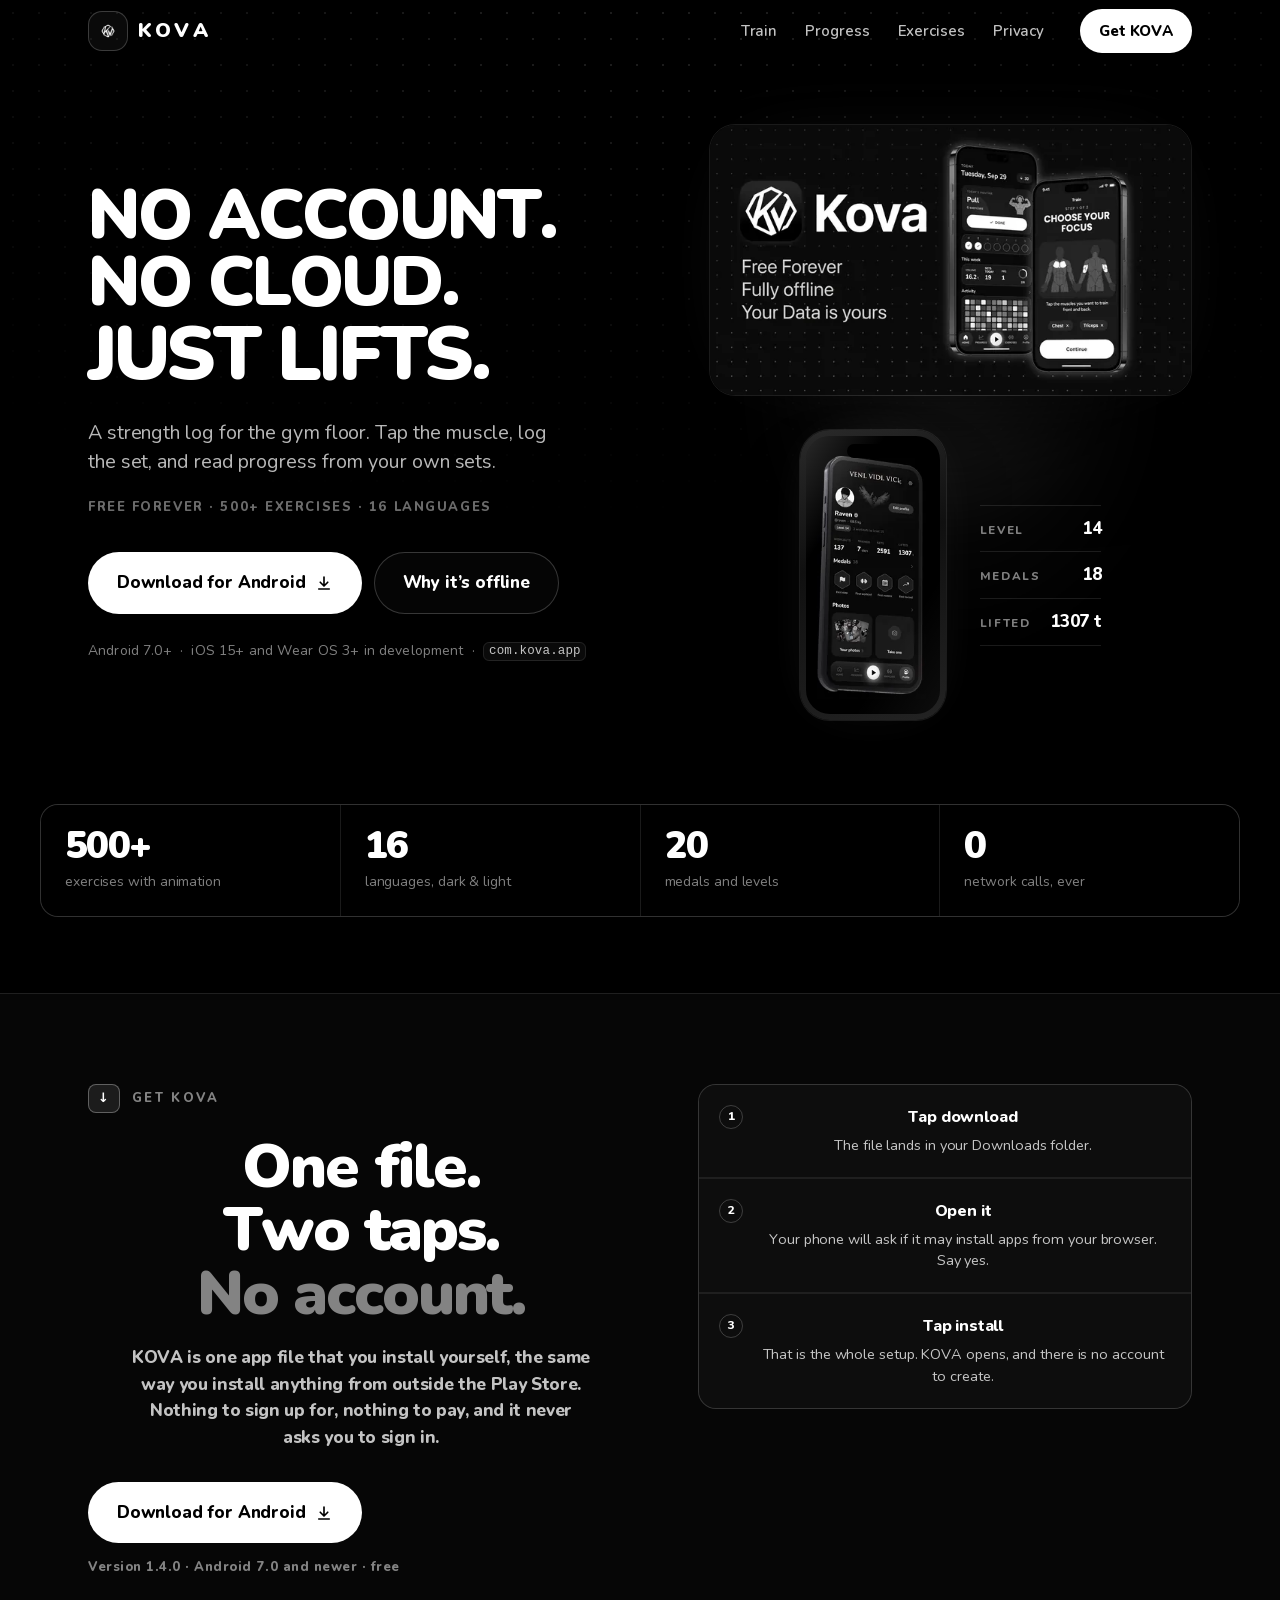
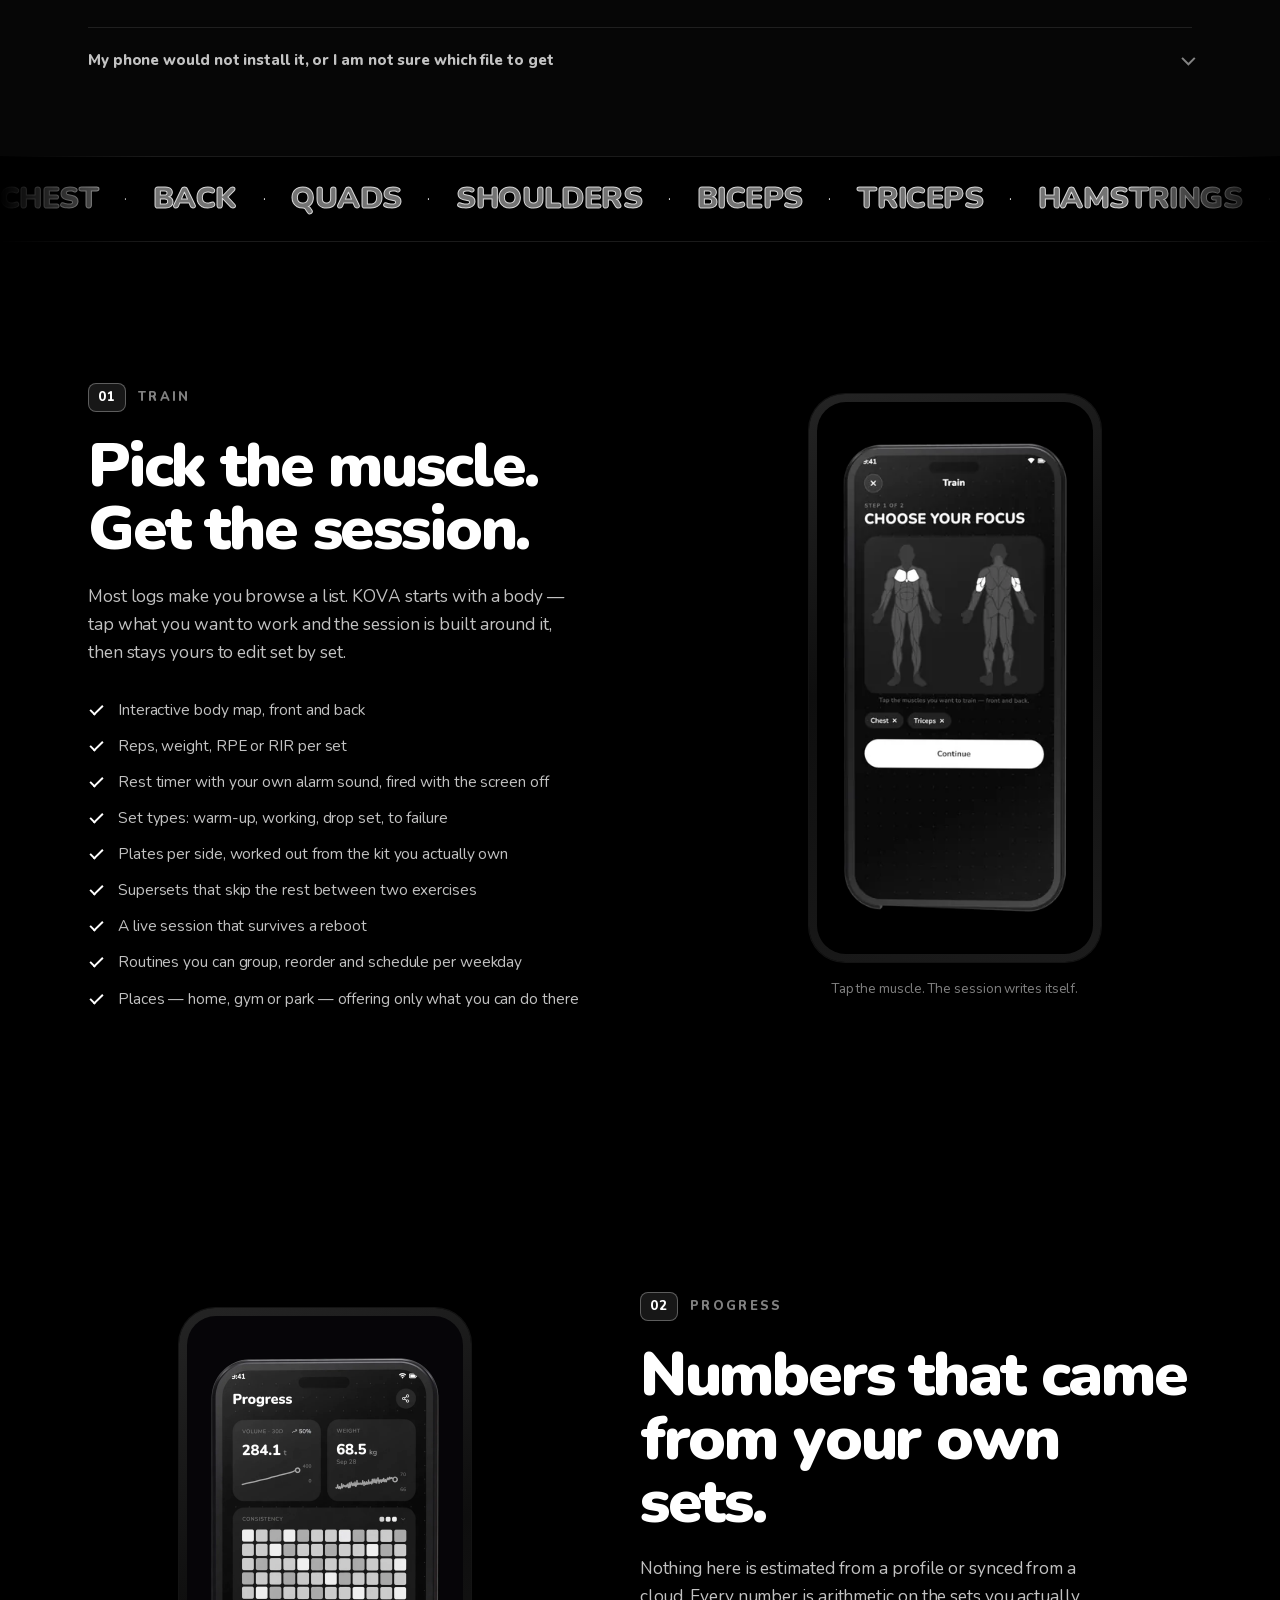
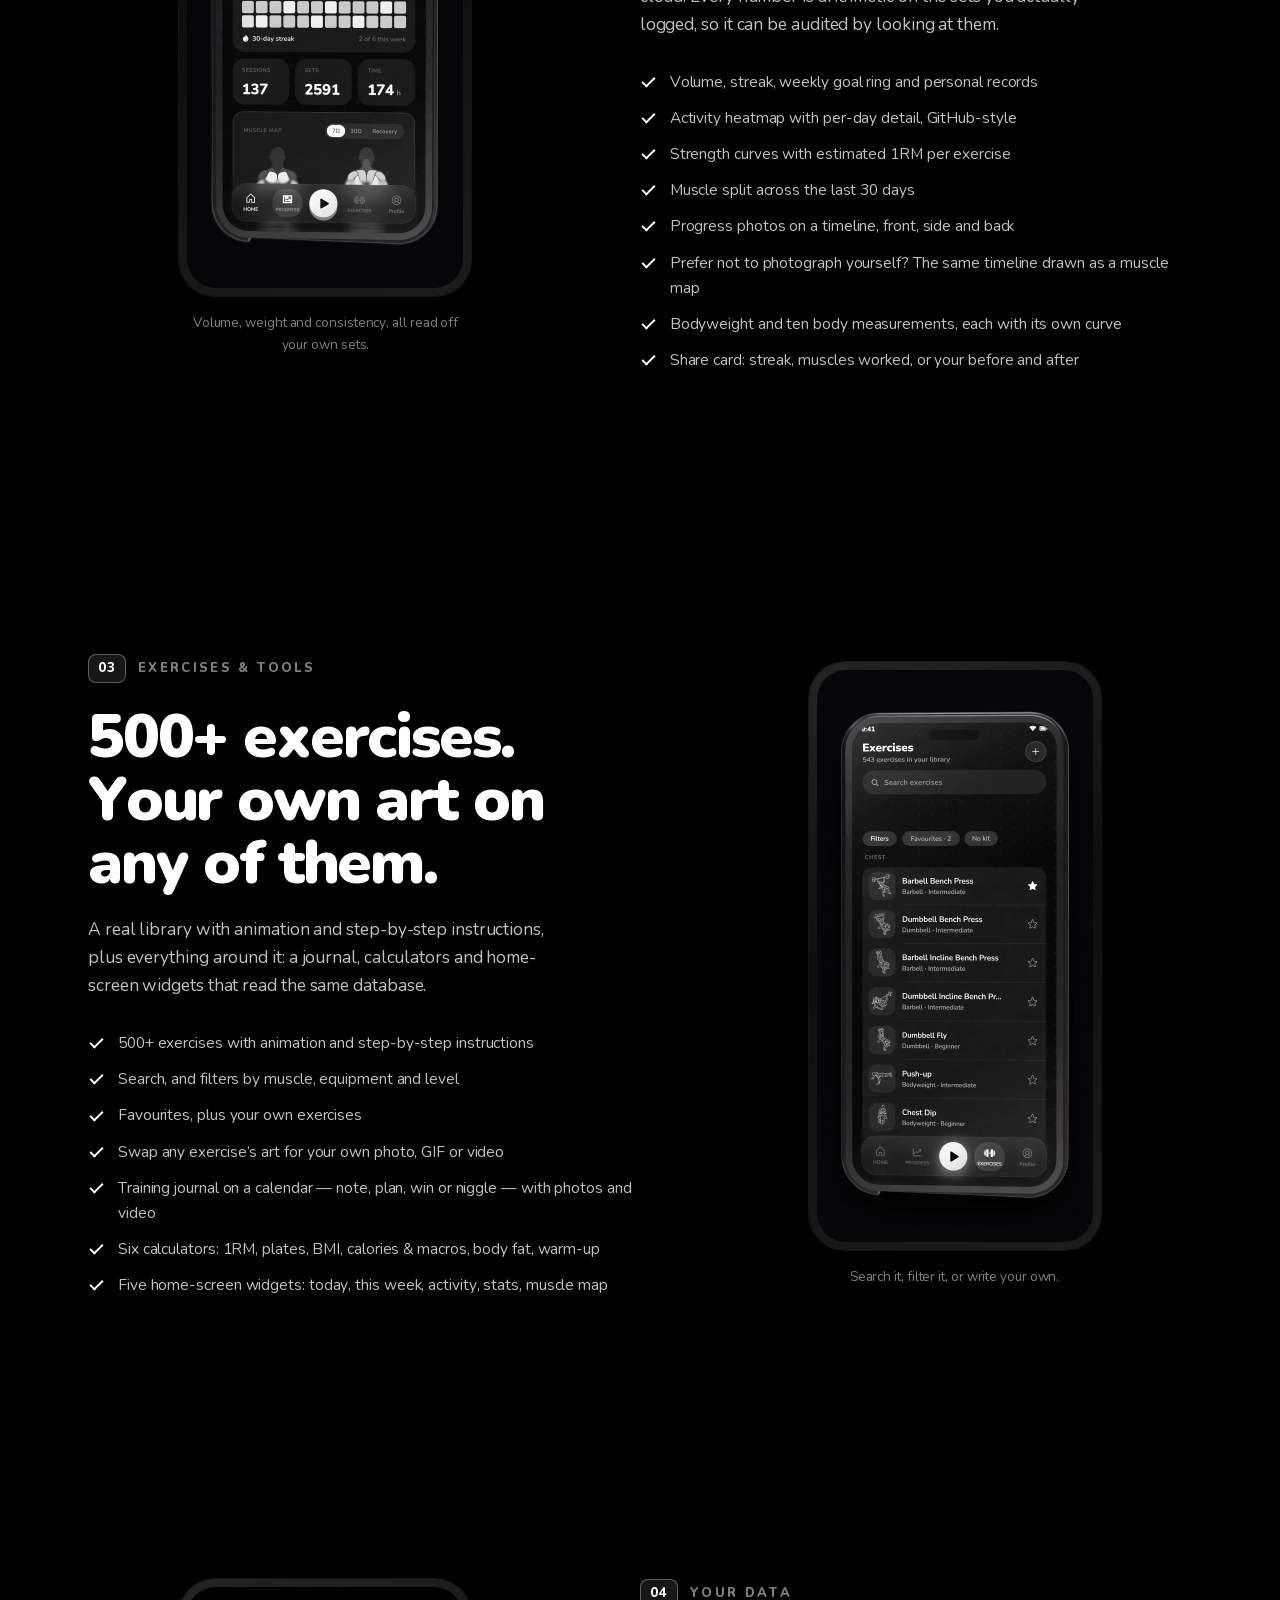
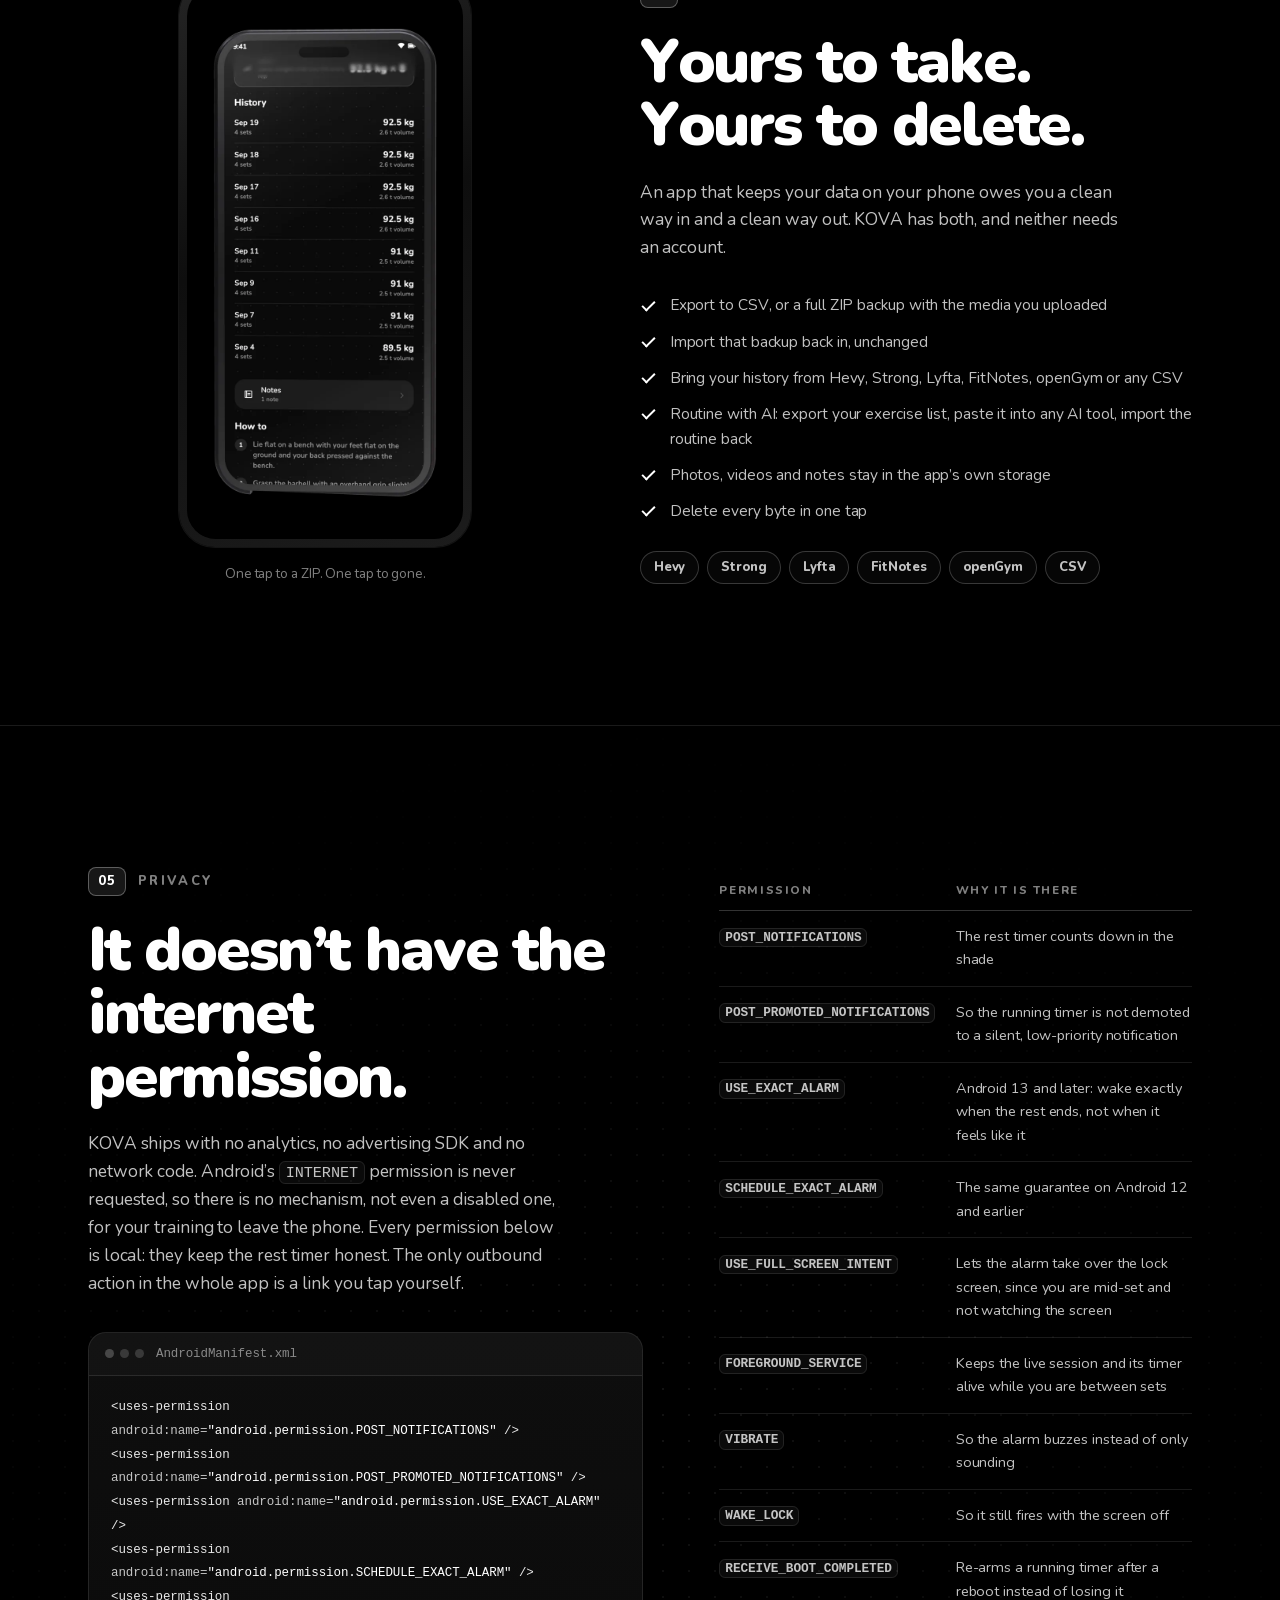
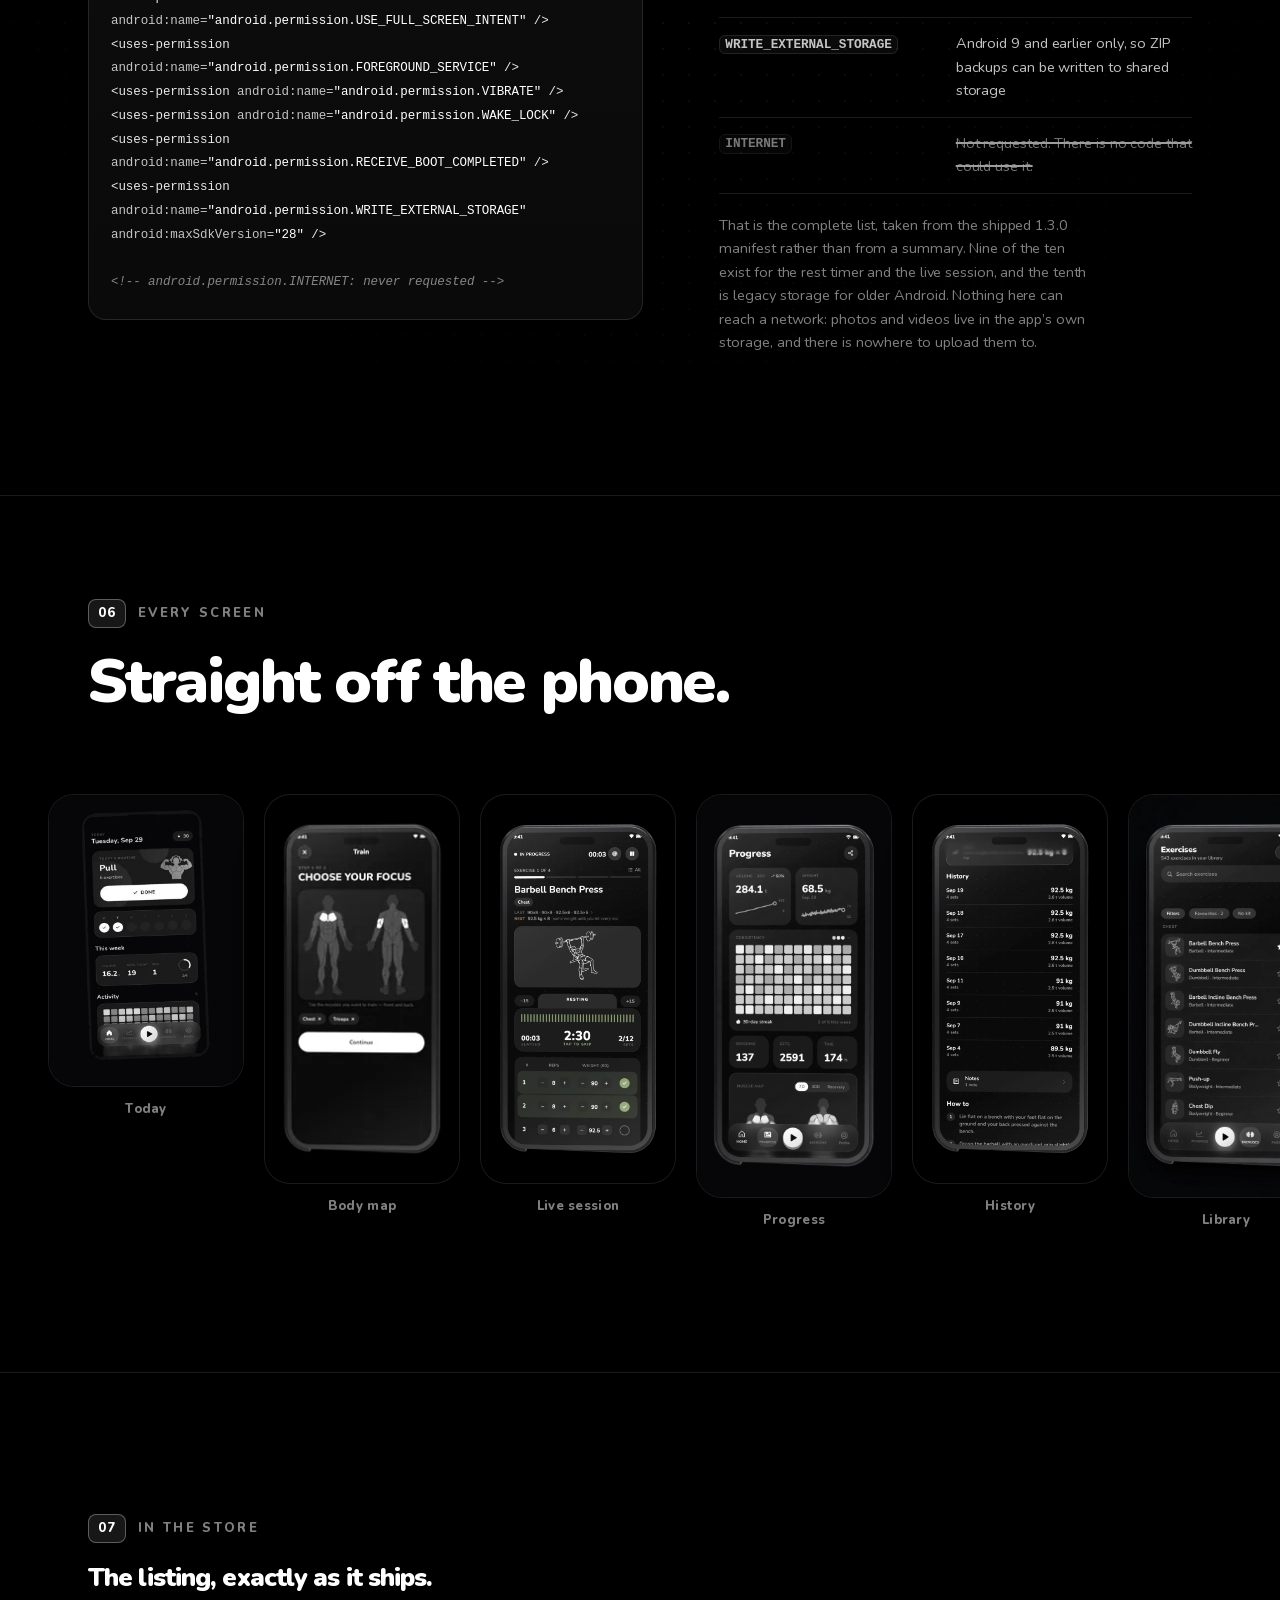
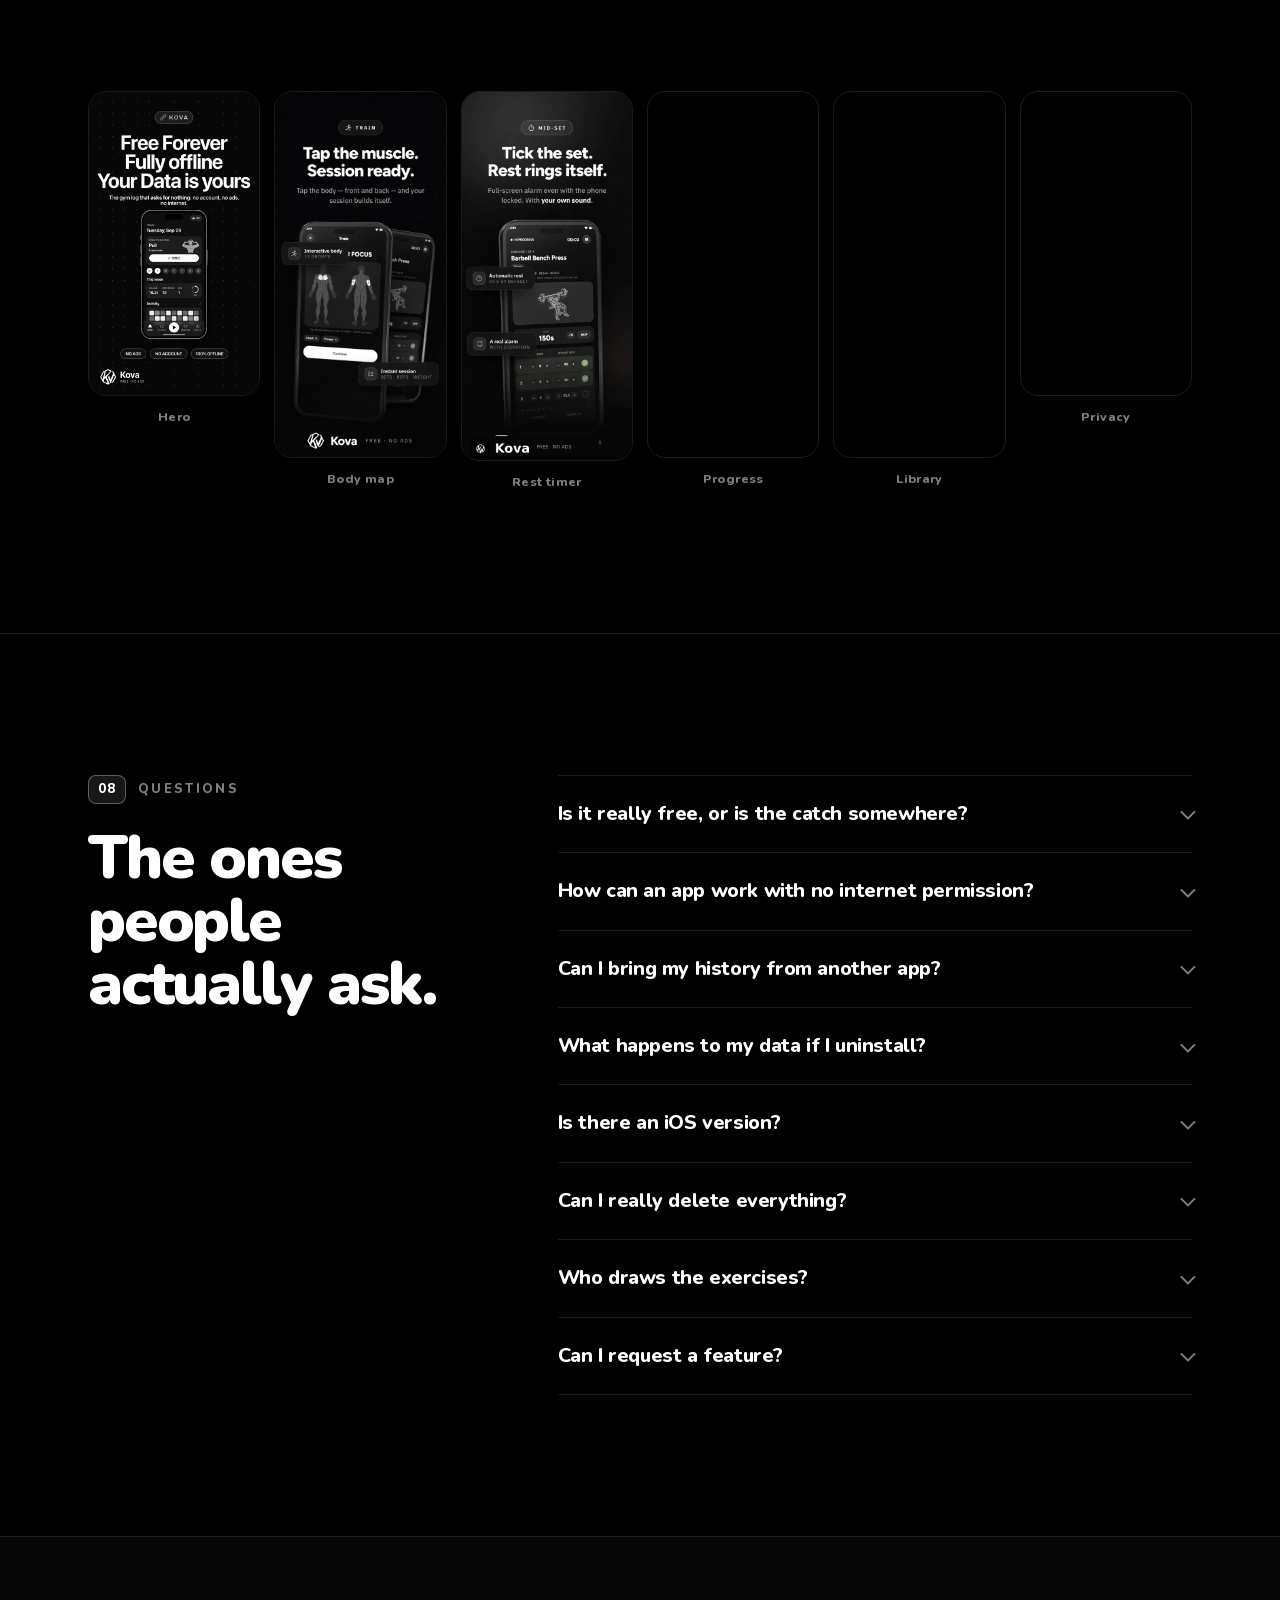
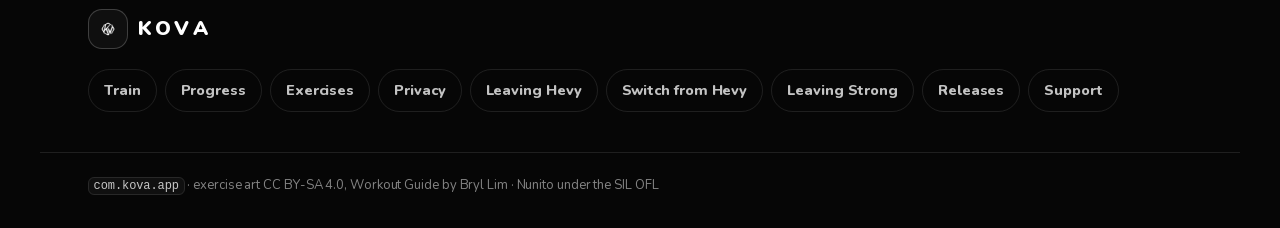
<file: index.html>
<!DOCTYPE html>
<html lang="en" class="no-js">
<head>
<meta charset="utf-8">
<meta name="viewport" content="width=device-width, initial-scale=1">
<title>KOVA: Free Offline Gym Log. No Internet Permission.</title>
<meta name="description" content="Free offline workout tracker and strength log for Android. Tap a muscle on a body map, log sets, and see real progress. No ads, no account, no internet.">
<meta name="author" content="ravvdevv">
<meta name="robots" content="index, follow, max-image-preview:large, max-snippet:-1, max-video-preview:-1">
<meta name="theme-color" content="#000000">
<meta name="color-scheme" content="dark">
<link rel="canonical" href="https://www.kova-app.site/">

<meta property="og:type" content="website">
<meta property="og:site_name" content="KOVA">
<meta property="og:locale" content="en">
<meta property="og:url" content="https://www.kova-app.site/">
<meta property="og:title" content="KOVA: Free Offline Gym Log. No Internet Permission.">
<meta property="og:description" content="Tap the muscle. Log the set. Own the data. A dark, offline strength log for Android, free forever, with no account, no ads and no INTERNET permission.">
<meta property="og:image" content="https://www.kova-app.site/assets/banner.webp">
<meta property="og:image:type" content="image/webp">
<meta property="og:image:width" content="2048">
<meta property="og:image:height" content="1152">
<meta property="og:image:alt" content="KOVA store banner: the app icon and wordmark with the lines Free Forever, Fully offline, Your Data is yours, beside two phones showing the home screen and the body map.">
<meta name="twitter:card" content="summary_large_image">
<meta name="twitter:title" content="KOVA: Free Offline Gym Log. No Internet Permission.">
<meta name="twitter:description" content="Tap the muscle. Log the set. Own the data. Free forever, no account, no ads, no INTERNET permission.">
<meta name="twitter:image" content="https://www.kova-app.site/assets/banner.webp">
<meta name="twitter:image:alt" content="KOVA store banner with two app screens, the home screen and the body map.">

<link rel="icon" href="assets/icon.png" sizes="any">
<link rel="apple-touch-icon" href="assets/icon.png">
<link rel="preload" href="assets/fonts/subset/Nunito-Regular.woff2" as="font" type="font/woff2" crossorigin>
<link rel="preload" href="assets/fonts/subset/Nunito-SemiBold.woff2" as="font" type="font/woff2" crossorigin>
<link rel="preload" href="assets/fonts/subset/Nunito-ExtraBold.woff2" as="font" type="font/woff2" crossorigin>
<link rel="preload" href="assets/fonts/subset/Nunito-Black.woff2" as="font" type="font/woff2" crossorigin>
<link rel="stylesheet" href="styles.css">
<script>document.documentElement.className = document.documentElement.className.replace('no-js', 'js');</script>

<script type="application/ld+json">
{
  "@context": "https://schema.org",
  "@graph": [
    {
      "@type": "SoftwareApplication",
      "@id": "https://www.kova-app.site/#app",
      "name": "KOVA",
      "applicationCategory": "HealthApplication",
      "applicationSubCategory": "Workout tracker and strength log",
      "operatingSystem": "Android",
      "softwareRequirements": "Android 7.0 (Nougat) or later",
      "description": "KOVA is a free, offline strength log for Android. Pick your focus on an interactive body map, log reps and weight set by set, and read progress built from your own sets. No account, no ads, no subscription and no INTERNET permission.",
      "softwareVersion": "1.4.0",
      "downloadUrl": "https://github.com/ravvdevv/kova-app/releases/latest/download/KOVA-arm64-v8a.apk",
      "image": "https://www.kova-app.site/assets/banner.webp",
      "screenshot": [
        "https://www.kova-app.site/assets/screens/01-home.webp",
        "https://www.kova-app.site/assets/screens/03-train.webp",
        "https://www.kova-app.site/assets/screens/04-session.webp",
        "https://www.kova-app.site/assets/screens/02-progress.webp",
        "https://www.kova-app.site/assets/screens/06-library.webp",
        "https://www.kova-app.site/assets/screens/08-settings.webp"
      ],
      "featureList": [
        "Interactive body map, front and back",
        "Reps, weight, RPE or RIR per set",
        "Rest timer with a custom alarm sound, firing with the screen off",
        "Set types: warm-up, working, drop set, to failure",
        "Plates per side, worked out from the kit you own",
        "Supersets that skip the rest between two exercises",
        "A live session that survives a reboot",
        "Routines grouped, reordered and scheduled per weekday",
        "Places (home, gym or park) offering only what you can do there",
        "Volume, streak, weekly goal ring and personal records",
        "Activity heatmap with per-day detail",
        "Strength curves with estimated 1RM per exercise",
        "Muscle split across the last 30 days",
        "Progress photos on a timeline, or the same timeline drawn as a muscle map",
        "Bodyweight and ten body measurements, each with its own curve",
        "Share card: streak, muscles worked, or before and after",
        "500+ exercises with animation and step-by-step instructions",
        "Search and filters by muscle, equipment and level",
        "Your own photo, GIF or video as an exercise's art",
        "Training journal on a calendar with photos and video",
        "Six calculators: 1RM, plates, BMI, calories and macros, body fat, warm-up",
        "Five home-screen widgets",
        "Import from Hevy, Strong, Lyfta, FitNotes, openGym or any CSV",
        "Export to CSV or a full ZIP backup, and delete everything in one tap"
      ],
      "offers": { "@type": "Offer", "price": "0", "priceCurrency": "USD" },
      "author": { "@id": "https://www.kova-app.site/#author" }
    },
    {
      "@type": "Person",
      "@id": "https://www.kova-app.site/#author",
      "name": "ravvdevv",
      "url": "https://github.com/ravvdevv",
      "sameAs": [
        "https://github.com/ravvdevv",
        "https://ko-fi.com/ravvdevv"
      ]
    },
    {
      "@type": "FAQPage",
      "@id": "https://www.kova-app.site/#faq",
      "mainEntity": [
        {
          "@type": "Question",
          "name": "Is it really free, or is the catch somewhere?",
          "acceptedAnswer": { "@type": "Answer", "text": "There is no catch and no paid tier. No subscription, no ads, no analytics, no account. KOVA is closed source and free, and if it earns a place in your rotation and you feel like chipping in, the project's Ko-fi is at ko-fi.com/ravvdevv." }
        },
        {
          "@type": "Question",
          "name": "How can an app work with no internet permission?",
          "acceptedAnswer": { "@type": "Answer", "text": "Because it never needed one. KOVA has no network code at all, so Android's INTERNET permission is never declared. Your sets, photos, notes and media live in the app's own storage on the phone, which is also what makes the app work in a basement gym with no signal." }
        },
        {
          "@type": "Question",
          "name": "Can I bring my history from another app?",
          "acceptedAnswer": { "@type": "Answer", "text": "Yes. KOVA imports workouts and bodyweight from Hevy, Strong, Lyfta, FitNotes and openGym, and reads any CSV you can get out of the app you are leaving. Still choosing? See nine trackers compared at www.kova-app.site/hevy-alternative, including where KOVA loses. You can also re-import a KOVA backup at any time." }
        },
        {
          "@type": "Question",
          "name": "What happens to my data if I uninstall?",
          "acceptedAnswer": { "@type": "Answer", "text": "It goes with the app, which is why the ZIP backup exists: it includes your data and the media you uploaded, and it imports back cleanly. Export it before you remove KOVA." }
        },
        {
          "@type": "Question",
          "name": "Is there an iOS version?",
          "acceptedAnswer": { "@type": "Answer", "text": "Not yet. KOVA ships for Android 7.0 and later today. An iOS 15+ build and a Wear OS 3+ build are both in development, and neither has a date yet. If you need an iPhone app right now, this one is not it." }
        },
        {
          "@type": "Question",
          "name": "Can I really delete everything?",
          "acceptedAnswer": { "@type": "Answer", "text": "One tap, in settings, no confirmation maze and no are-you-sure marathon. That button is the honest version of a privacy policy." }
        },
        {
          "@type": "Question",
          "name": "Who draws the exercises?",
          "acceptedAnswer": { "@type": "Answer", "text": "The illustrations come from Workout Guide by Bryl Lim, based on Everkinetic, licensed CC BY-SA 4.0. Any exercise's art can be swapped for your own photo, GIF or video." }
        },
        {
          "@type": "Question",
          "name": "Can I request a feature?",
          "acceptedAnswer": { "@type": "Answer", "text": "Yes. Open an issue on the repository at github.com/ravvdevv/kova-app/issues and describe what you are trying to log. Requests get read, and the ones that show up again and again from other lifters get built." }
        }
      ]
    }
  ]
}
</script>
</head>
<body>
<a class="skip" href="#main">Skip to content</a>
<div class="progress" aria-hidden="true"><span id="progressBar"></span></div>

<header class="nav" id="nav">
  <div class="shell nav__inner">
    <a class="brand" href="#top" aria-label="KOVA, home">
      <span class="brand__mark"><img src="assets/variants/logo-66.webp" srcset="assets/variants/logo-66.webp 1x, assets/variants/logo-132.webp 2x" sizes="33px" width="66" height="66" decoding="async" alt=""></span>
      <span class="brand__word">KOVA</span>
    </a>

    <nav class="nav__links" aria-label="Sections">
      <a href="#train">Train</a>
      <a href="#progress">Progress</a>
      <a href="#library">Exercises</a>
      <a href="#privacy">Privacy</a>
    </nav>

    <div class="nav__actions">
      <a class="btn btn--solid btn--sm" href="https://github.com/ravvdevv/kova-app/releases/latest/download/KOVA-arm64-v8a.apk" download>Get KOVA</a>
    </div>
  </div>
</header>

<main id="main">
<span id="top"></span>

<!-- ══ HERO ══ -->
<section class="hero">
  <div class="grid-bg" aria-hidden="true"></div>
  <div class="shell hero__inner">

    <div class="hero__copy">
      <h1 class="hero__title reveal" data-d="1">
        No account.<br>
        No cloud.<br>
        <span class="last">Just lifts.</span>
      </h1>

      <p class="hero__sub reveal" data-d="2">
        A strength log for the gym floor. Tap the muscle, log the set, and read progress
        from your own sets.
      </p>

      <p class="hero__tag reveal" data-d="2">Free forever &middot; 500+ exercises &middot; 16 languages</p>

      <div class="hero__actions reveal" data-d="3">
        <a class="btn btn--solid btn--lg" href="https://github.com/ravvdevv/kova-app/releases/latest/download/KOVA-arm64-v8a.apk" download>
          Download for Android
          <svg viewBox="0 0 24 24" width="18" height="18" fill="none" stroke="currentColor" stroke-width="2.2" stroke-linecap="round" stroke-linejoin="round" aria-hidden="true"><path d="M12 4v11M7 11l5 5 5-5M5 20h14"/></svg>
        </a>
        <a class="btn btn--ghost btn--lg" href="#privacy">Why it&rsquo;s offline</a>
      </div>

      <p class="hero__meta reveal" data-d="4">
        Android 7.0+ &nbsp;&middot;&nbsp; iOS 15+ and Wear OS 3+ in development &nbsp;&middot;&nbsp; <code>com.kova.app</code>
      </p>
    </div>

    <div class="hero__stage reveal" data-d="3">
      <div class="beam" aria-hidden="true"></div>

      <figure class="hero__banner">
        <img src="assets/variants/banner-1092.webp" srcset="assets/variants/banner-640.webp 640w, assets/variants/banner-1092.webp 1092w, assets/variants/banner-2048.webp 2048w" sizes="(max-width: 1248px) calc(100vw - 2 * clamp(20px, 5vw, 48px)), 1140px" width="1092" height="614" decoding="async" fetchpriority="high" alt="KOVA store banner: the app icon and wordmark with the lines Free Forever, Fully offline, Your Data is yours, beside two phones showing the home screen and the body map.">
      </figure>

      <div class="hero__foot">
        <div class="device">
          <div class="device__frame">
            <span class="device__notch" aria-hidden="true"></span>
            <img src="assets/variants/12-profile-196.webp" srcset="assets/variants/12-profile-196.webp 196w, assets/variants/12-profile-392.webp 392w" sizes="158px" width="196" height="406" loading="lazy" decoding="async" alt="KOVA profile: level 14, the medals earned from real sessions, lifetime totals and your photos.">
          </div>
        </div>

        <dl class="hero__stats">
          <div><dt>Level</dt><dd>14</dd></div>
          <div><dt>Medals</dt><dd>18</dd></div>
          <div><dt>Lifted</dt><dd>1307 t</dd></div>
        </dl>
      </div>
    </div>
  </div>

  <ul class="stats shell" aria-label="At a glance">
    <li class="reveal"><b data-count="500" data-suffix="+">500+</b><span>exercises with animation</span></li>
    <li class="reveal" data-d="1"><b data-count="16">16</b><span>languages, dark &amp; light</span></li>
    <li class="reveal" data-d="2"><b data-count="20">20</b><span>medals and levels</span></li>
    <li class="reveal" data-d="3"><b>0</b><span>network calls, ever</span></li>
  </ul>
</section>

<!-- ══ GET IT ══ -->
<section class="get" id="get">
  <div class="shell get__inner">
    <div class="get__copy">
      <p class="eyebrow reveal"><span>&darr;</span> Get KOVA</p>

      <h2 class="get__title reveal" data-d="1">
        One file.<br>Two taps.<br><span class="last">No account.</span>
      </h2>

      <p class="get__lead reveal" data-d="2">
        KOVA is one app file that you install yourself, the same way you install anything
        from outside the Play Store. Nothing to sign up for, nothing to pay, and it never
        asks you to sign in.
      </p>

      <div class="get__actions reveal" data-d="3">
        <a class="btn btn--solid btn--lg" href="https://github.com/ravvdevv/kova-app/releases/latest/download/KOVA-arm64-v8a.apk" download>
          Download for Android
          <svg viewBox="0 0 24 24" width="18" height="18" fill="none" stroke="currentColor" stroke-width="2.2" stroke-linecap="round" stroke-linejoin="round" aria-hidden="true"><path d="M12 4v11M7 11l5 5 5-5M5 20h14"/></svg>
        </a>
        <span class="get__fine">Version 1.4.0 &middot; Android 7.0 and newer &middot; free</span>
      </div>
    </div>

    <ol class="get__steps reveal" data-d="2">
      <li>
        <b>Tap download</b>
        <span>The file lands in your Downloads folder.</span>
      </li>
      <li>
        <b>Open it</b>
        <span>Your phone will ask if it may install apps from your browser. Say yes.</span>
      </li>
      <li>
        <b>Tap install</b>
        <span>That is the whole setup. KOVA opens, and there is no account to create.</span>
      </li>
    </ol>
  </div>

  <div class="shell">
    <details class="get__more">
      <summary>My phone would not install it, or I am not sure which file to get</summary>
      <div class="get__opts">
        <a href="https://github.com/ravvdevv/kova-app/releases/latest/download/KOVA-armeabi-v7a.apk">
          Older or budget phone
          <span>Try this if the download above is refused</span>
        </a>
        <a href="https://github.com/ravvdevv/kova-app/releases/latest/download/KOVA-x86_64.apk">
          Android emulator
          <span>Only if you are running one on a computer</span>
        </a>
        <a href="https://github.com/ravvdevv/kova-app/releases">
          Every version, with release notes
          <span>For anyone who likes to read the changes first</span>
        </a>
      </div>
    </details>
  </div>
</section>

<!-- ══ MARQUEE ══ -->
<div class="marquee" aria-hidden="true">
  <div class="marquee__track">
    <span>Chest</span><i>&middot;</i><span>Back</span><i>&middot;</i><span>Quads</span><i>&middot;</i><span>Shoulders</span><i>&middot;</i>
    <span>Biceps</span><i>&middot;</i><span>Triceps</span><i>&middot;</i><span>Hamstrings</span><i>&middot;</i><span>Calves</span><i>&middot;</i>
    <span>Core</span><i>&middot;</i><span>Glutes</span><i>&middot;</i><span>Lats</span><i>&middot;</i><span>Forearms</span><i>&middot;</i>
    <span>Chest</span><i>&middot;</i><span>Back</span><i>&middot;</i><span>Quads</span><i>&middot;</i><span>Shoulders</span><i>&middot;</i>
    <span>Biceps</span><i>&middot;</i><span>Triceps</span><i>&middot;</i><span>Hamstrings</span><i>&middot;</i><span>Calves</span><i>&middot;</i>
    <span>Core</span><i>&middot;</i><span>Glutes</span><i>&middot;</i><span>Lats</span><i>&middot;</i><span>Forearms</span><i>&middot;</i>
  </div>
</div>

<!-- ══ 01 TRAIN ══ -->
<section class="feature" id="train">
  <div class="shell feature__inner">
    <div class="feature__copy">
      <p class="eyebrow reveal"><span>01</span> Train</p>
      <h2 class="reveal" data-d="1">Pick the muscle.<br>Get the session.</h2>
      <p class="feature__lead reveal" data-d="2">
        Most logs make you browse a list. KOVA starts with a body &mdash; tap what you want to
        work and the session is built around it, then stays yours to edit set by set.
      </p>
      <ul class="ticks reveal" data-d="3">
        <li>Interactive body map, front and back</li>
        <li>Reps, weight, RPE or RIR per set</li>
        <li>Rest timer with your own alarm sound, fired with the screen off</li>
        <li>Set types: warm-up, working, drop set, to failure</li>
        <li>Plates per side, worked out from the kit you actually own</li>
        <li>Supersets that skip the rest between two exercises</li>
        <li>A live session that survives a reboot</li>
        <li>Routines you can group, reorder and schedule per weekday</li>
        <li>Places &mdash; home, gym or park &mdash; offering only what you can do there</li>
      </ul>
    </div>
    <figure class="feature__shot reveal" data-d="2">
      <div class="phone">
        <img src="assets/variants/03-train-345.webp" srcset="assets/variants/03-train-345.webp 345w, assets/variants/03-train-690.webp 690w" sizes="345px" width="345" height="690" loading="lazy" decoding="async" alt="The focus picker: a front and back body map with the selected muscles lit, and the chosen muscles listed as chips.">
      </div>
      <figcaption>Tap the muscle. The session writes itself.</figcaption>
    </figure>
  </div>
</section>

<!-- ══ 02 PROGRESS ══ -->
<section class="feature feature--flip" id="progress">
  <div class="shell feature__inner">
    <div class="feature__copy">
      <p class="eyebrow reveal"><span>02</span> Progress</p>
      <h2 class="reveal" data-d="1">Numbers that came<br>from your own sets.</h2>
      <p class="feature__lead reveal" data-d="2">
        Nothing here is estimated from a profile or synced from a cloud. Every number is
        arithmetic on the sets you actually logged, so it can be audited by looking at them.
      </p>
      <ul class="ticks reveal" data-d="3">
        <li>Volume, streak, weekly goal ring and personal records</li>
        <li>Activity heatmap with per-day detail, GitHub-style</li>
        <li>Strength curves with estimated 1RM per exercise</li>
        <li>Muscle split across the last 30 days</li>
        <li>Progress photos on a timeline, front, side and back</li>
        <li>Prefer not to photograph yourself? The same timeline drawn as a muscle map</li>
        <li>Bodyweight and ten body measurements, each with its own curve</li>
        <li>Share card: streak, muscles worked, or your before and after</li>
      </ul>
    </div>
    <figure class="feature__shot reveal" data-d="2">
      <div class="phone">
        <img src="assets/screens/02-progress.webp" width="352" height="760" loading="lazy" decoding="async"
             alt="Progress screen: 30-day volume card, bodyweight sparkline, a GitHub-style consistency heatmap, lifetime totals and a muscle map.">
      </div>
      <figcaption>Volume, weight and consistency, all read off your own sets.</figcaption>
    </figure>
  </div>
</section>

<!-- ══ 03 EXERCISES & TOOLS ══ -->
<section class="feature" id="library">
  <div class="shell feature__inner">
    <div class="feature__copy">
      <p class="eyebrow reveal"><span>03</span> Exercises &amp; tools</p>
      <h2 class="reveal" data-d="1">500+ exercises.<br>Your own art on any of them.</h2>
      <p class="feature__lead reveal" data-d="2">
        A real library with animation and step-by-step instructions, plus everything around it:
        a journal, calculators and home-screen widgets that read the same database.
      </p>
      <ul class="ticks reveal" data-d="3">
        <li>500+ exercises with animation and step-by-step instructions</li>
        <li>Search, and filters by muscle, equipment and level</li>
        <li>Favourites, plus your own exercises</li>
        <li>Swap any exercise&rsquo;s art for your own photo, GIF or video</li>
        <li>Training journal on a calendar &mdash; note, plan, win or niggle &mdash; with photos and video</li>
        <li>Six calculators: 1RM, plates, BMI, calories &amp; macros, body fat, warm-up</li>
        <li>Five home-screen widgets: today, this week, activity, stats, muscle map</li>
      </ul>
    </div>
    <figure class="feature__shot reveal" data-d="2">
      <div class="phone">
        <img src="assets/screens/06-library.webp" width="400" height="860" loading="lazy" decoding="async"
             alt="Exercise library: a searchable list with filters for muscle, equipment and level.">
      </div>
      <figcaption>Search it, filter it, or write your own.</figcaption>
    </figure>
  </div>
</section>

<!-- ══ 04 YOUR DATA ══ -->
<section class="feature feature--flip" id="data">
  <div class="shell feature__inner">
    <div class="feature__copy">
      <p class="eyebrow reveal"><span>04</span> Your data</p>
      <h2 class="reveal" data-d="1">Yours to take.<br>Yours to delete.</h2>
      <p class="feature__lead reveal" data-d="2">
        An app that keeps your data on your phone owes you a clean way in and a clean way out.
        KOVA has both, and neither needs an account.
      </p>
      <ul class="ticks reveal" data-d="3">
        <li>Export to CSV, or a full ZIP backup with the media you uploaded</li>
        <li>Import that backup back in, unchanged</li>
        <li>Bring your history from Hevy, Strong, Lyfta, FitNotes, openGym or any CSV</li>
        <li>Routine with AI: export your exercise list, paste it into any AI tool, import the routine back</li>
        <li>Photos, videos and notes stay in the app&rsquo;s own storage</li>
        <li>Delete every byte in one tap</li>
      </ul>
      <div class="chips reveal" data-d="4" aria-label="Supported imports">
        <span>Hevy</span><span>Strong</span><span>Lyfta</span><span>FitNotes</span><span>openGym</span><span>CSV</span>
      </div>
    </div>
    <figure class="feature__shot reveal" data-d="2">
      <div class="phone">
        <img src="assets/screens/05-history.webp" width="400" height="860" loading="lazy" decoding="async"
             alt="History: logged sessions listed by date with their volume and duration.">
      </div>
      <figcaption>One tap to a ZIP. One tap to gone.</figcaption>
    </figure>
  </div>
</section>

<!-- ══ PRIVACY ══ -->
<section class="privacy" id="privacy">
  <div class="grid-bg grid-bg--soft" aria-hidden="true"></div>
  <div class="shell privacy__inner">
    <div class="privacy__copy">
      <p class="eyebrow reveal"><span>05</span> Privacy</p>
      <h2 class="reveal" data-d="1">It doesn&rsquo;t have the<br>internet permission.</h2>
      <p class="feature__lead reveal" data-d="2">
        KOVA ships with no analytics, no advertising SDK and no network code. Android&rsquo;s
        <code>INTERNET</code> permission is never requested, so there is no mechanism, not even
        a disabled one, for your training to leave the phone. Every permission below is local:
        they keep the rest timer honest. The only outbound action in the whole app is a link you
        tap yourself.
      </p>

      <div class="manifest reveal" data-d="3">
        <div class="manifest__bar">
          <span class="manifest__dots" aria-hidden="true"><i></i><i></i><i></i></span>
          <span class="manifest__file">AndroidManifest.xml</span>
        </div>
<pre class="manifest__code"><code><span class="c-k">&#60;uses-permission</span> android:name=<span class="c-s">"android.permission.POST_NOTIFICATIONS"</span> <span class="c-k">/&#62;</span>
<span class="c-k">&#60;uses-permission</span> android:name=<span class="c-s">"android.permission.POST_PROMOTED_NOTIFICATIONS"</span> <span class="c-k">/&#62;</span>
<span class="c-k">&#60;uses-permission</span> android:name=<span class="c-s">"android.permission.USE_EXACT_ALARM"</span> <span class="c-k">/&#62;</span>
<span class="c-k">&#60;uses-permission</span> android:name=<span class="c-s">"android.permission.SCHEDULE_EXACT_ALARM"</span> <span class="c-k">/&#62;</span>
<span class="c-k">&#60;uses-permission</span> android:name=<span class="c-s">"android.permission.USE_FULL_SCREEN_INTENT"</span> <span class="c-k">/&#62;</span>
<span class="c-k">&#60;uses-permission</span> android:name=<span class="c-s">"android.permission.FOREGROUND_SERVICE"</span> <span class="c-k">/&#62;</span>
<span class="c-k">&#60;uses-permission</span> android:name=<span class="c-s">"android.permission.VIBRATE"</span> <span class="c-k">/&#62;</span>
<span class="c-k">&#60;uses-permission</span> android:name=<span class="c-s">"android.permission.WAKE_LOCK"</span> <span class="c-k">/&#62;</span>
<span class="c-k">&#60;uses-permission</span> android:name=<span class="c-s">"android.permission.RECEIVE_BOOT_COMPLETED"</span> <span class="c-k">/&#62;</span>
<span class="c-k">&#60;uses-permission</span> android:name=<span class="c-s">"android.permission.WRITE_EXTERNAL_STORAGE"</span> android:maxSdkVersion=<span class="c-s">"28"</span> <span class="c-k">/&#62;</span>

<span class="c-c">&lt;!-- android.permission.INTERNET: never requested --&gt;</span></code></pre>
      </div>
    </div>

    <div class="privacy__list reveal" data-d="3">
      <table class="perms">
        <caption class="sr-only">Permissions KOVA requests and why</caption>
        <thead>
          <tr><th scope="col">Permission</th><th scope="col">Why it is there</th></tr>
        </thead>
        <tbody>
          <tr><th scope="row"><code>POST_NOTIFICATIONS</code></th><td>The rest timer counts down in the shade</td></tr>
          <tr><th scope="row"><code>POST_PROMOTED_NOTIFICATIONS</code></th><td>So the running timer is not demoted to a silent, low-priority notification</td></tr>
          <tr><th scope="row"><code>USE_EXACT_ALARM</code></th><td>Android 13 and later: wake exactly when the rest ends, not when it feels like it</td></tr>
          <tr><th scope="row"><code>SCHEDULE_EXACT_ALARM</code></th><td>The same guarantee on Android 12 and earlier</td></tr>
          <tr><th scope="row"><code>USE_FULL_SCREEN_INTENT</code></th><td>Lets the alarm take over the lock screen, since you are mid-set and not watching the screen</td></tr>
          <tr><th scope="row"><code>FOREGROUND_SERVICE</code></th><td>Keeps the live session and its timer alive while you are between sets</td></tr>
          <tr><th scope="row"><code>VIBRATE</code></th><td>So the alarm buzzes instead of only sounding</td></tr>
          <tr><th scope="row"><code>WAKE_LOCK</code></th><td>So it still fires with the screen off</td></tr>
          <tr><th scope="row"><code>RECEIVE_BOOT_COMPLETED</code></th><td>Re-arms a running timer after a reboot instead of losing it</td></tr>
          <tr><th scope="row"><code>WRITE_EXTERNAL_STORAGE</code></th><td>Android 9 and earlier only, so ZIP backups can be written to shared storage</td></tr>
          <tr class="perms__none"><th scope="row"><code>INTERNET</code></th><td><s>Not requested. There is no code that could use it.</s></td></tr>
        </tbody>
      </table>
      <p class="privacy__note">
        That is the complete list, taken from the shipped 1.3.0 manifest rather than from a
        summary. Nine of the ten exist for the rest timer and the live session, and the tenth
        is legacy storage for older Android. Nothing here can reach a network: photos and
        videos live in the app&rsquo;s own storage, and there is nowhere to upload them to.
      </p>
    </div>
  </div>
</section>

<!-- ══ GALLERY ══ -->
<section class="gallery" id="screens">
  <div class="shell gallery__head">
    <div>
      <p class="eyebrow reveal"><span>06</span> Every screen</p>
      <h2 class="reveal" data-d="1">Straight off the phone.</h2>
    </div>
    <div class="gallery__nav reveal" data-d="2">
      <p class="gallery__hint" id="railCount" aria-live="polite">1&ndash;12 of 12</p>
      <div class="gallery__btns">
        <button class="railbtn" id="railPrev" type="button" aria-label="Scroll to earlier screens" aria-controls="rail">
          <svg viewBox="0 0 24 24" width="20" height="20" fill="none" stroke="currentColor" stroke-width="2" stroke-linecap="round" stroke-linejoin="round" aria-hidden="true"><path d="M15 5l-7 7 7 7"/></svg>
        </button>
        <button class="railbtn" id="railNext" type="button" aria-label="Scroll to later screens" aria-controls="rail">
          <svg viewBox="0 0 24 24" width="20" height="20" fill="none" stroke="currentColor" stroke-width="2" stroke-linecap="round" stroke-linejoin="round" aria-hidden="true"><path d="M9 5l7 7-7 7"/></svg>
        </button>
      </div>
    </div>
  </div>
  <p class="gallery__note shell reveal" data-d="2">Drag it, scroll it, or focus the row and use the arrow keys.</p>
  <div class="rail" id="rail" tabindex="0" role="region" aria-label="All KOVA screens, scroll horizontally">
    <figure class="rail__item">
      <img src="assets/screens/01-home.webp" width="400" height="860" loading="lazy" decoding="async" alt="Home: today&rsquo;s routine, weekly volume, sets, PRs and activity.">
      <figcaption>Today</figcaption>
    </figure>
    <figure class="rail__item">
      <img src="assets/variants/03-train-196.webp" srcset="assets/variants/03-train-196.webp 196w, assets/variants/03-train-392.webp 392w" sizes="196px" width="196" height="392" loading="lazy" decoding="async" alt="Body map focus picker, front and back.">
      <figcaption>Body map</figcaption>
    </figure>
    <figure class="rail__item">
      <img src="assets/screens/04-session.webp" width="400" height="860" loading="lazy" decoding="async" alt="Live session: set table, previous performance and rest timer.">
      <figcaption>Live session</figcaption>
    </figure>
    <figure class="rail__item">
      <img src="assets/screens/02-progress.webp" width="352" height="760" loading="lazy" decoding="async" alt="Progress: volume, bodyweight, consistency heatmap, totals.">
      <figcaption>Progress</figcaption>
    </figure>
    <figure class="rail__item">
      <img src="assets/screens/05-history.webp" width="400" height="860" loading="lazy" decoding="async" alt="History of logged sessions.">
      <figcaption>History</figcaption>
    </figure>
    <figure class="rail__item">
      <img src="assets/screens/06-library.webp" width="400" height="860" loading="lazy" decoding="async" alt="Exercise library with filters.">
      <figcaption>Library</figcaption>
    </figure>
    <figure class="rail__item">
      <img src="assets/screens/07-routines.webp" width="400" height="860" loading="lazy" decoding="async" alt="Routines, reorderable and schedulable per weekday.">
      <figcaption>Routines</figcaption>
    </figure>
    <figure class="rail__item">
      <img src="assets/screens/09-notes.webp" width="400" height="860" loading="lazy" decoding="async" alt="Training journal on a calendar with notes, photos and video.">
      <figcaption>Journal</figcaption>
    </figure>
    <figure class="rail__item">
      <img src="assets/screens/10-places.webp" width="400" height="860" loading="lazy" decoding="async" alt="Places: equipment available at home, gym or park.">
      <figcaption>Places</figcaption>
    </figure>
    <figure class="rail__item">
      <img src="assets/screens/11-body.webp" width="400" height="860" loading="lazy" decoding="async" alt="Progress timeline drawn as a muscle map from logged sets.">
      <figcaption>Muscle timeline</figcaption>
    </figure>
    <figure class="rail__item">
      <img src="assets/variants/12-profile-196.webp" srcset="assets/variants/12-profile-196.webp 196w, assets/variants/12-profile-392.webp 392w" sizes="196px" width="196" height="406" loading="lazy" decoding="async" alt="Profile with levels, medals and a share card.">
      <figcaption>Profile</figcaption>
    </figure>
    <figure class="rail__item">
      <img src="assets/screens/08-settings.webp" width="400" height="860" loading="lazy" decoding="async" alt="Settings: units, theme, language, export and delete.">
      <figcaption>Settings</figcaption>
    </figure>
  </div>
</section>

<!-- ══ STORE LISTING ══ -->
<section class="listing" id="listing">
  <div class="shell">
    <p class="eyebrow reveal"><span>07</span> In the store</p>
    <h2 class="reveal" data-d="1">The listing, exactly as it ships.</h2>
    <p class="feature__lead reveal" data-d="2">
      The same banner and the same six cards that go out with the release. No stock gym
      photography, no borrowed devices.
    </p>
  </div>

  <ul class="listing__row shell reveal" data-d="3">
    <li>
      <img src="assets/store/01-hero.webp" width="1152" height="2048" loading="lazy" decoding="async"
           alt="Store card: Free Forever, Fully offline, Your Data is yours.">
      <span>Hero</span>
    </li>
    <li>
      <img src="assets/store/02-train.webp" width="1008" height="2160" loading="lazy" decoding="async"
           alt="Store card: tap the muscle, get the session.">
      <span>Body map</span>
    </li>
    <li>
      <img src="assets/store/03-rest.webp" width="1088" height="2352" loading="lazy" decoding="async"
           alt="Store card: tick the set, the rest timer rings itself.">
      <span>Rest timer</span>
    </li>
    <li>
      <img src="assets/store/04-progress.webp" width="1008" height="2160" loading="lazy" decoding="async"
           alt="Store card: progress read from your own sets.">
      <span>Progress</span>
    </li>
    <li>
      <img src="assets/store/05-library.webp" width="1008" height="2160" loading="lazy" decoding="async"
           alt="Store card: 500+ exercises with animation and instructions.">
      <span>Library</span>
    </li>
    <li>
      <img src="assets/store/06-privacy.webp" width="1152" height="2048" loading="lazy" decoding="async"
           alt="Store card: no account, no internet, no smoke.">
      <span>Privacy</span>
    </li>
  </ul>
</section>
<!-- ══ FAQ ══ -->
<section class="faq">
  <div class="shell faq__inner">
    <div class="faq__head">
      <p class="eyebrow reveal"><span>08</span> Questions</p>
      <h2 class="reveal" data-d="1">The ones people<br>actually ask.</h2>
    </div>

    <div class="faq__list reveal" data-d="2">
      <details>
        <summary>Is it really free, or is the catch somewhere?</summary>
        <p>There is no catch and no paid tier. No subscription, no ads, no analytics, no account.
        KOVA is free and always will be, and if it earns a place in your rotation and you feel
        like chipping in, the project&rsquo;s
        <a href="https://ko-fi.com/ravvdevv" target="_blank" rel="noopener noreferrer">Ko-fi is
        open</a>.</p>
      </details>
      <details>
        <summary>How can an app work with no internet permission?</summary>
        <p>Because it never needed one. KOVA has no network code at all, so Android&rsquo;s
        <code>INTERNET</code> permission is never declared. Your sets, photos, notes and media
        live in the app&rsquo;s own storage on the phone, which is also what makes the app work
        in a basement gym with no signal.</p>
      </details>
      <details>
        <summary>Can I bring my history from another app?</summary>
        <p>Yes. KOVA imports workouts and bodyweight from Hevy, Strong, Lyfta, FitNotes and
        openGym, and reads any CSV you can get out of the app you are leaving. Still choosing?
        <a href="/hevy-alternative">Nine trackers compared, including where KOVA loses</a>.
        You can also re-import a KOVA backup at any time.</p>
      </details>
      <details>
        <summary>What happens to my data if I uninstall?</summary>
        <p>It goes with the app, which is why the ZIP backup exists &mdash; it includes your data
        and the media you uploaded, and it imports back cleanly. Export it before you remove KOVA.</p>
      </details>
      <details>
        <summary>Is there an iOS version?</summary>
        <p>Not yet. KOVA ships for Android 7.0 and later today. An iOS 15+ build and a Wear OS
        3+ build are both in development, and neither has a date yet. If you need an iPhone app
        right now, this one is not it.</p>
      </details>
      <details>
        <summary>Can I really delete everything?</summary>
        <p>One tap, in settings, no confirmation maze and no &ldquo;are you sure&rdquo; marathon.
        That button is the honest version of a privacy policy.</p>
      </details>
      <details>
        <summary>Who draws the exercises?</summary>
        <p>The illustrations come from
        <a href="https://github.com/bryllim/workout-guide" target="_blank" rel="noopener noreferrer">Workout Guide</a>
        by Bryl Lim, based on
        <a href="https://github.com/everkinetic/data" target="_blank" rel="noopener noreferrer">Everkinetic</a>,
        licensed CC BY-SA 4.0. Any exercise&rsquo;s art can be swapped for your own photo, GIF or video.</p>
      </details>
      <details>
        <summary>Can I request a feature?</summary>
        <p>Yes. Open an issue on
        <a href="https://github.com/ravvdevv/kova-app/issues" target="_blank" rel="noopener noreferrer">the repository</a>
        and describe what you are trying to log. Requests get read, and the ones that show up
        again and again from other lifters get built.</p>
      </details>
    </div>
  </div>
</section>
</main>

<footer class="foot">
  <div class="shell foot__inner">
    <a class="brand" href="#top" aria-label="KOVA, back to top">
      <span class="brand__mark"><img src="assets/variants/logo-66.webp" srcset="assets/variants/logo-66.webp 1x, assets/variants/logo-132.webp 2x" sizes="33px" width="66" height="66" loading="lazy" decoding="async" alt=""></span>
      <span class="brand__word">KOVA</span>
    </a>

    <nav class="foot__nav" aria-label="Footer">
      <a href="#train">Train</a>
      <a href="#progress">Progress</a>
      <a href="#library">Exercises</a>
      <a href="#privacy">Privacy</a>
      <a href="/hevy-alternative">Leaving Hevy</a>
      <a href="/switch-from-hevy">Switch from Hevy</a>
      <a href="/strong-alternative">Leaving Strong</a>
      <a href="https://github.com/ravvdevv/kova-app/releases" target="_blank" rel="noopener noreferrer">Releases</a>
      <a href="https://ko-fi.com/ravvdevv" target="_blank" rel="noopener noreferrer">Support</a>
    </nav>
  </div>

  <div class="shell foot__legal">
    <p><code>com.kova.app</code> &middot; exercise art CC BY-SA 4.0, Workout Guide by Bryl Lim &middot; Nunito under the SIL OFL</p>
  </div>
</footer>

<script src="script.js" defer></script>
</body>
</html>
</file>
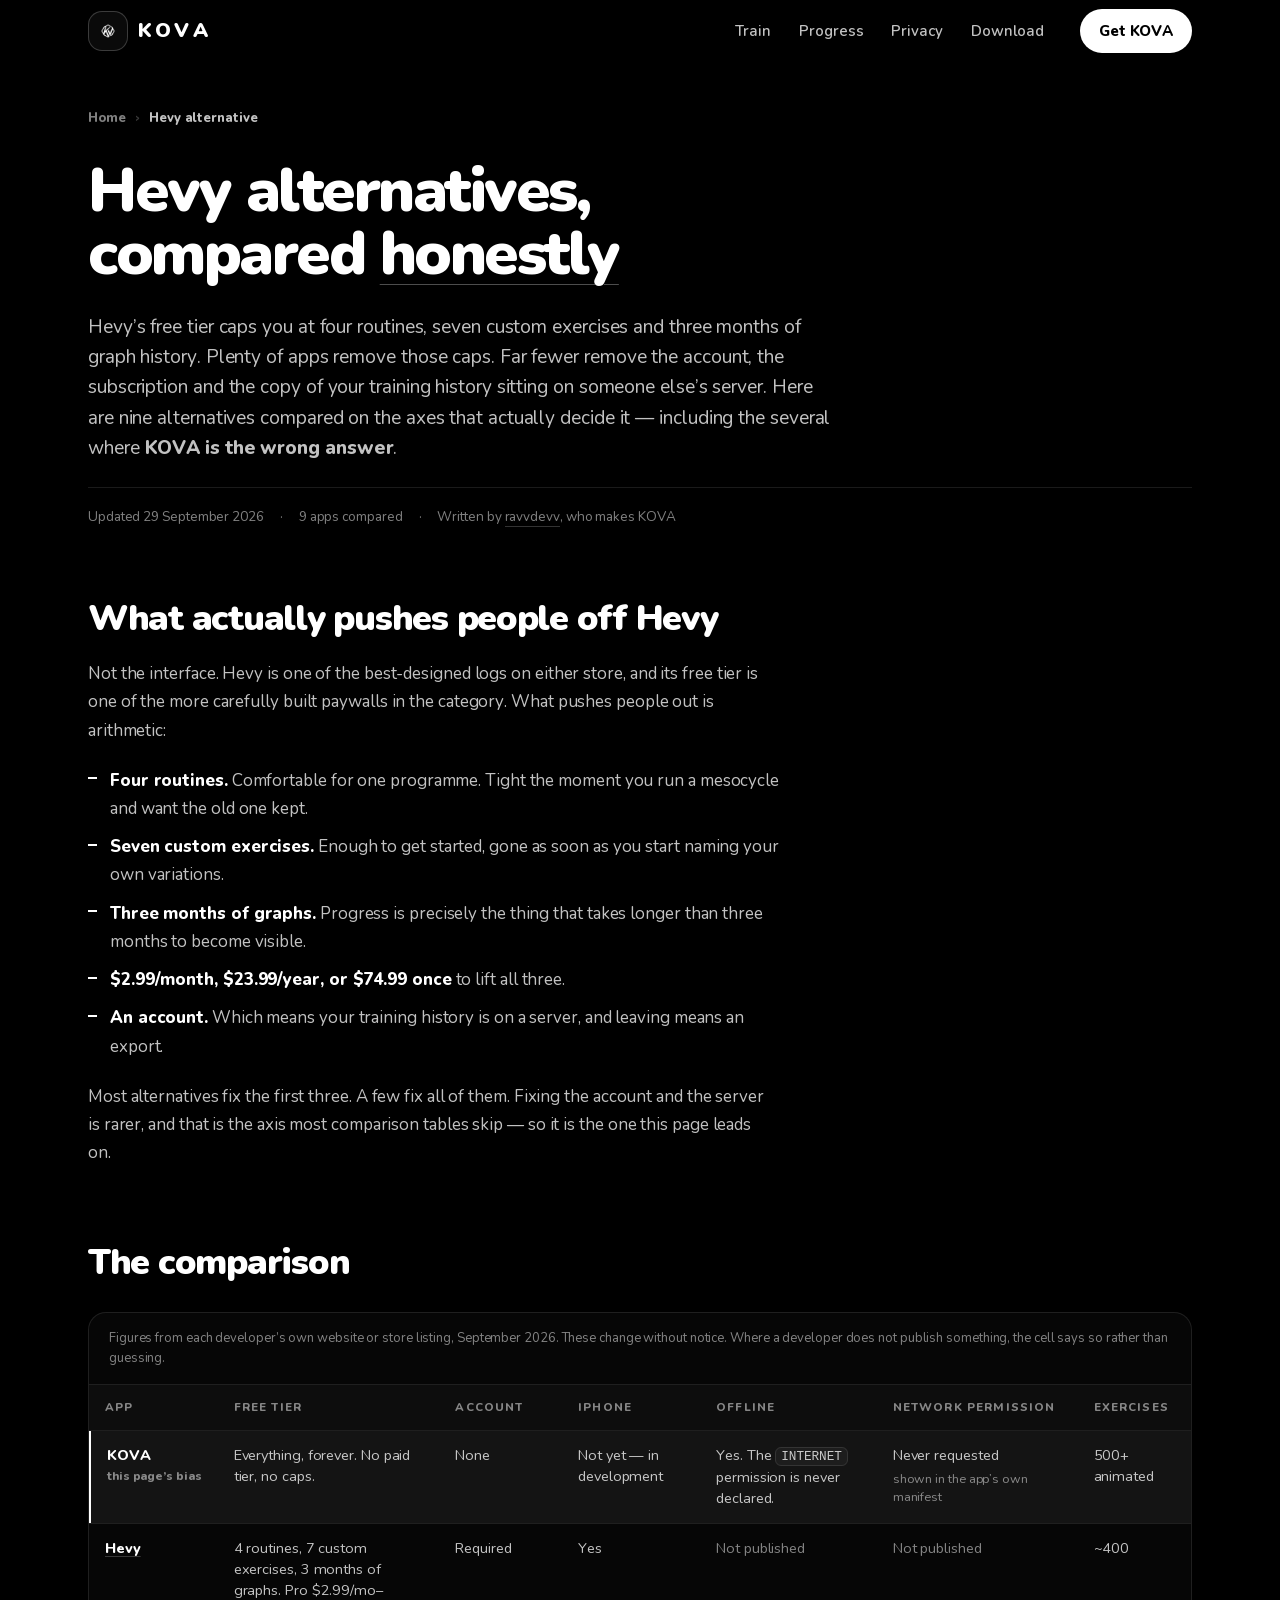
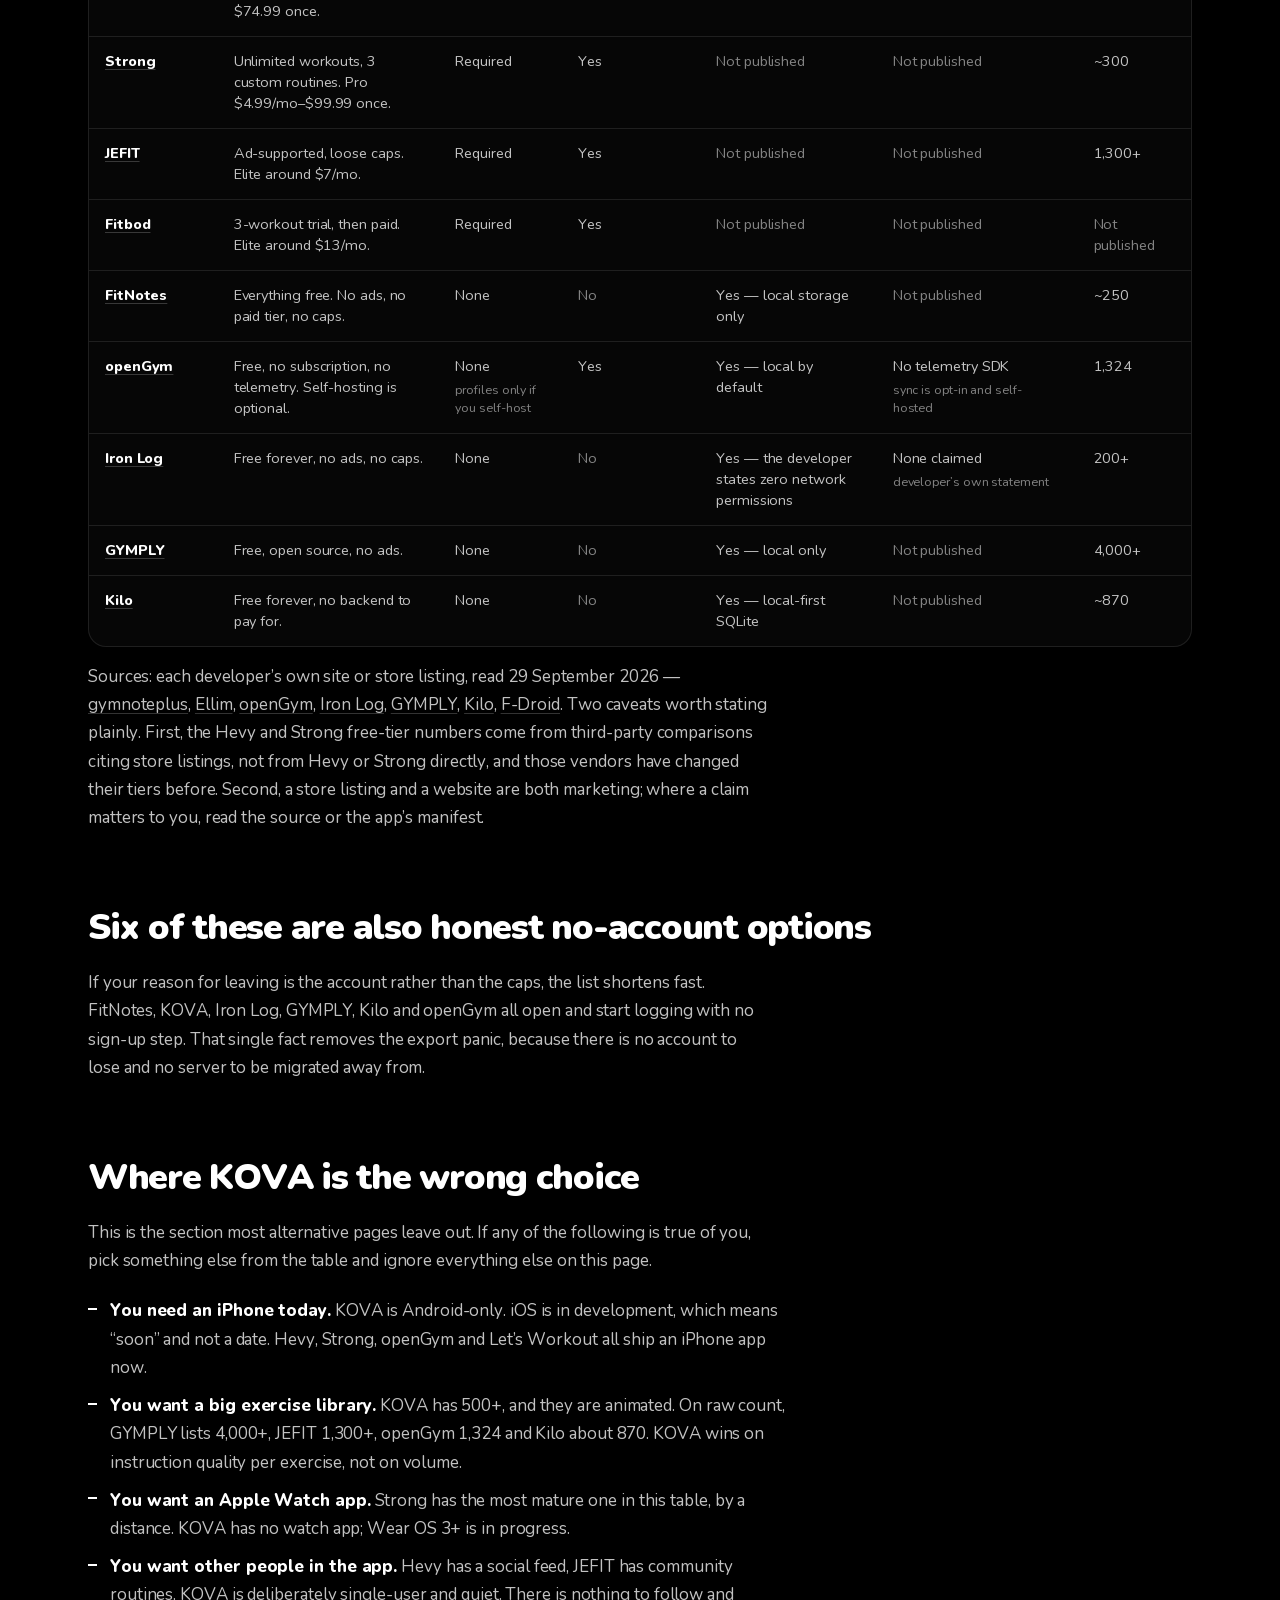
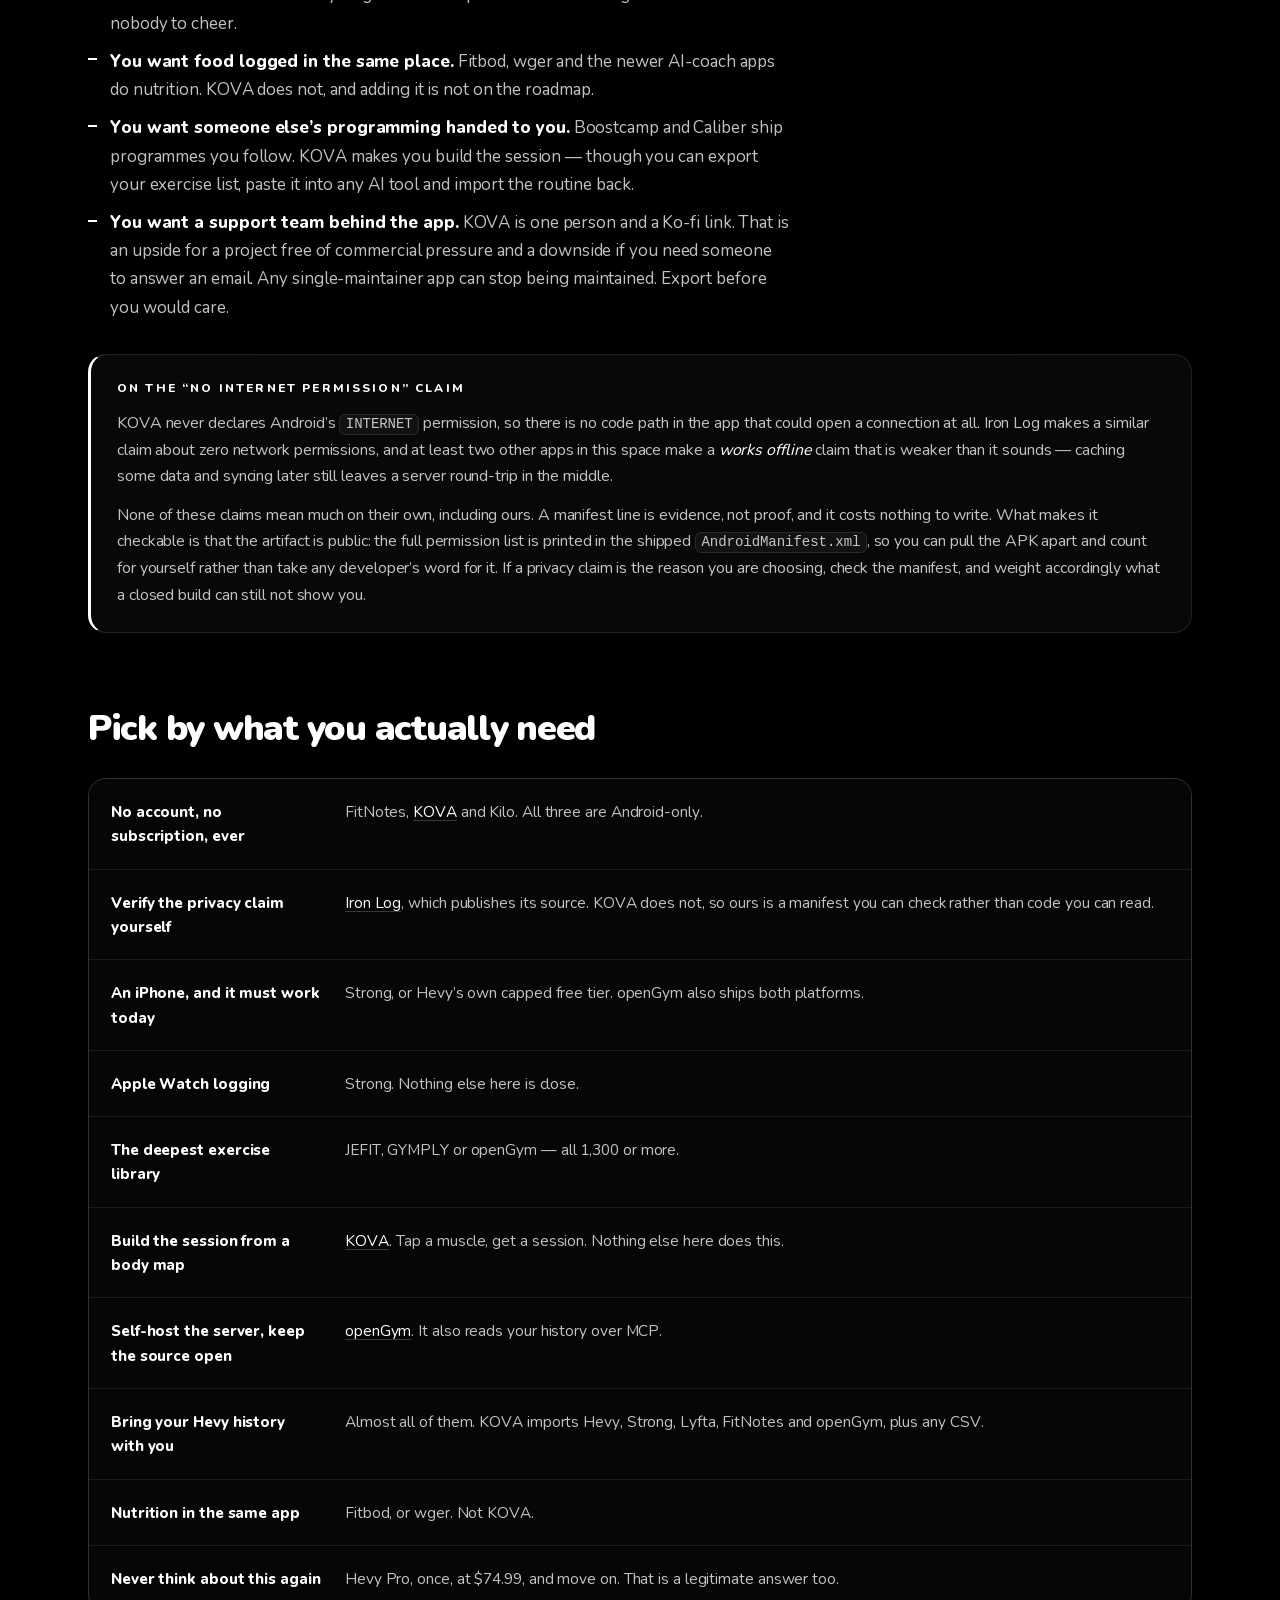
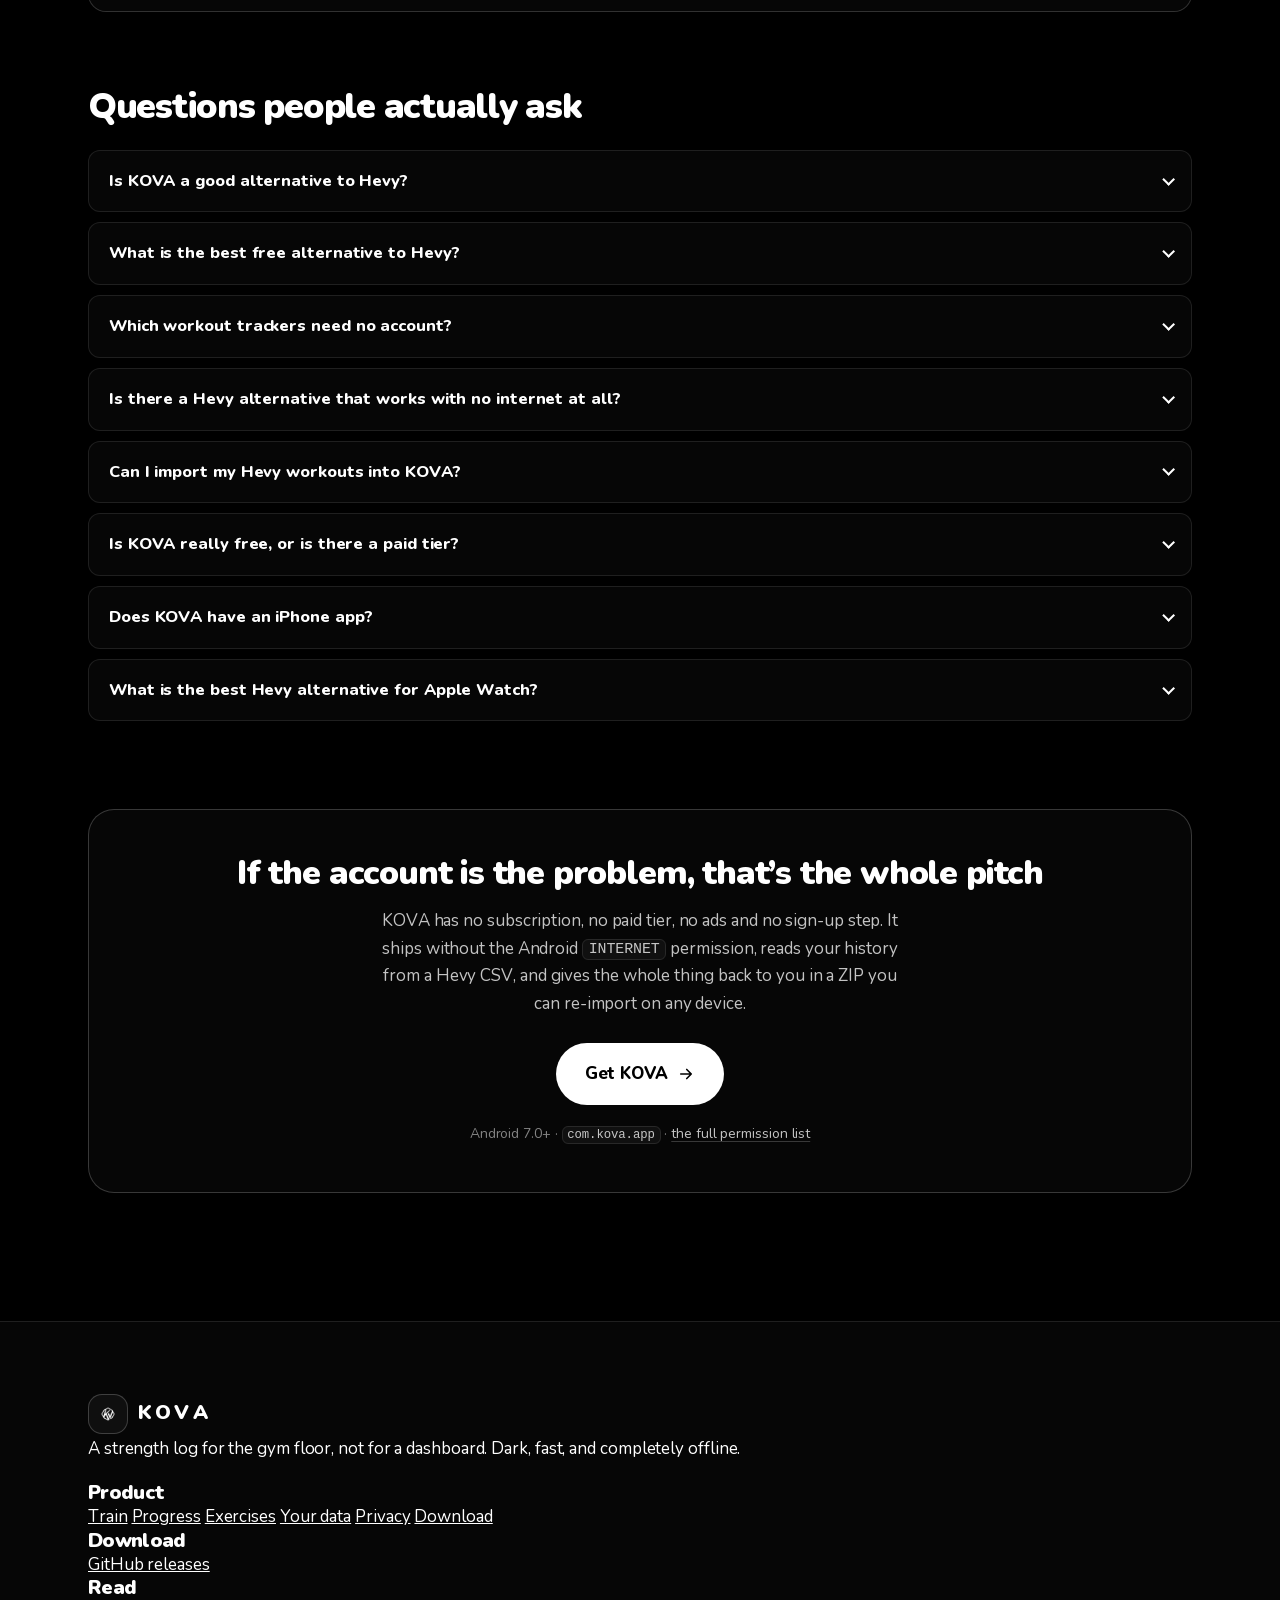
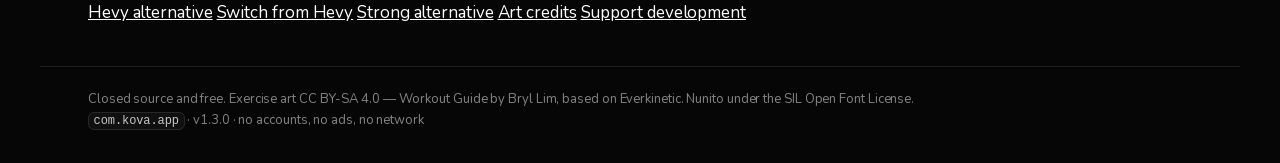
<file: hevy-alternative.html>
<!DOCTYPE html>
<html lang="en" class="no-js">
<head>
<meta charset="utf-8">
<meta name="viewport" content="width=device-width, initial-scale=1">
<title>Hevy Alternative: 9 Workout Trackers Compared (2026)</title>
<meta name="description" content="Nine Hevy alternatives compared on free tier, routine caps, offline support, account and network permissions, including where KOVA is the wrong choice.">
<meta name="author" content="ravvdevv">
<meta name="robots" content="index, follow, max-image-preview:large, max-snippet:-1, max-video-preview:-1">
<meta name="theme-color" content="#000000">
<meta name="color-scheme" content="dark">
<link rel="canonical" href="https://www.kova-app.site/hevy-alternative">
<script>document.documentElement.className = document.documentElement.className.replace('no-js', 'js');</script>

<meta property="og:type" content="article">
<meta property="og:site_name" content="KOVA">
<meta property="og:locale" content="en">
<meta property="og:url" content="https://www.kova-app.site/hevy-alternative">
<meta property="og:title" content="Hevy Alternative: 9 Workout Trackers Compared (2026)">
<meta property="og:description" content="Nine Hevy alternatives compared on free tier, routine caps, offline support, account and network permissions, including where KOVA is the wrong choice.">
<meta property="og:image" content="https://www.kova-app.site/assets/banner.webp">
<meta property="og:image:type" content="image/webp">
<meta property="og:image:width" content="2048">
<meta property="og:image:height" content="1152">
<meta property="og:image:alt" content="KOVA store banner with two app screens, the home screen and the body map.">
<meta name="twitter:card" content="summary_large_image">
<meta name="twitter:title" content="Hevy Alternative: 9 Workout Trackers Compared (2026)">
<meta name="twitter:description" content="Nine Hevy alternatives, compared honestly, including where KOVA is the wrong choice.">
<meta name="twitter:image" content="https://www.kova-app.site/assets/banner.webp">

<link rel="icon" href="/assets/icon.png" sizes="any">
<link rel="apple-touch-icon" href="/assets/icon.png">
<link rel="preload" href="/assets/fonts/subset/Nunito-Regular.woff2" as="font" type="font/woff2" crossorigin>
<link rel="preload" href="/assets/fonts/subset/Nunito-SemiBold.woff2" as="font" type="font/woff2" crossorigin>
<link rel="preload" href="/assets/fonts/subset/Nunito-ExtraBold.woff2" as="font" type="font/woff2" crossorigin>
<link rel="preload" href="/assets/fonts/subset/Nunito-Black.woff2" as="font" type="font/woff2" crossorigin>
<link rel="stylesheet" href="/styles.css">
<link rel="stylesheet" href="/article.css">

<script type="application/ld+json">
{
  "@context": "https://schema.org",
  "@graph": [
    {
      "@type": "Article",
      "@id": "https://www.kova-app.site/hevy-alternative#article",
      "headline": "Hevy Alternative: 9 Workout Trackers Compared (2026)",
      "description": "Nine Hevy alternatives compared on free tier, routine caps, offline support, account and network permissions, including where KOVA is the wrong choice.",
      "url": "https://www.kova-app.site/hevy-alternative",
      "datePublished": "2026-09-29",
      "dateModified": "2026-09-29",
      "inLanguage": "en",
      "articleSection": "Workout tracking software",
      "isAccessibleForFree": true,
      "author": { "@id": "https://www.kova-app.site/#author" },
      "publisher": { "@id": "https://www.kova-app.site/#org" },
      "about": { "@id": "https://www.kova-app.site/#app" }
    },
    {
      "@type": "BreadcrumbList",
      "@id": "https://www.kova-app.site/hevy-alternative#crumbs",
      "itemListElement": [
        { "@type": "ListItem", "position": 1, "name": "Home", "item": "https://www.kova-app.site/" },
        { "@type": "ListItem", "position": 2, "name": "Hevy alternative" }
      ]
    },
    {
      "@type": "FAQPage",
      "@id": "https://www.kova-app.site/hevy-alternative#faq",
      "mainEntity": [
        {
          "@type": "Question",
          "name": "Is KOVA a good alternative to Hevy?",
          "acceptedAnswer": { "@type": "Answer", "text": "It is if the reason you are leaving Hevy is the account, the subscription or the fact that your training history sits on someone else's server. KOVA removes the routine cap, the custom-exercise cap and the graph-history cap entirely, requires no account, never requests the Android INTERNET permission, and imports your existing Hevy history from a CSV. It is not the right answer if you use an iPhone, want an Apple Watch app, or want a bigger exercise library." }
        },
        {
          "@type": "Question",
          "name": "What is the best free alternative to Hevy?",
          "acceptedAnswer": { "@type": "Answer", "text": "It depends on which Hevy limit is actually annoying you, and on your phone. On Android with no interest in an account, FitNotes and KOVA are the two that are genuinely free with no caps at all. If you are on iPhone, the realistic free options today are Hevy's own capped tier or Strong's three-routine tier, because most alternatives in this table are Android-only." }
        },
        {
          "@type": "Question",
          "name": "Which workout trackers need no account?",
          "acceptedAnswer": { "@type": "Answer", "text": "Of the apps in this comparison: FitNotes, KOVA, Iron Log, GYMPLY, Kilo and openGym all work with no account at all. Hevy, Strong, JEFIT and Fitbod require sign-in." }
        },
        {
          "@type": "Question",
          "name": "Is there a Hevy alternative that works with no internet at all?",
          "acceptedAnswer": { "@type": "Answer", "text": "Several work offline in some sense, but very few can be certain of it. KOVA ships without the Android INTERNET permission declared, which means there is no code path in the app that could open a connection, whether or not you have signal. Iron Log makes a similar claim about zero network permissions. KOVA is closed source, so its claim rests on a manifest you can check rather than code you can read; Iron Log publishes its source." }
        },
        {
          "@type": "Question",
          "name": "Can I import my Hevy workouts into KOVA?",
          "acceptedAnswer": { "@type": "Answer", "text": "Yes. KOVA imports workouts and bodyweight from Hevy, Strong, Lyfta, FitNotes and openGym, and reads any CSV you can get out of the app you are leaving. It also imports its own ZIP backups unchanged, which include any media you uploaded." }
        },
        {
          "@type": "Question",
          "name": "Is KOVA really free, or is there a paid tier?",
          "acceptedAnswer": { "@type": "Answer", "text": "There is no paid tier. No subscription, no ads, no analytics SDK and no account. KOVA is closed source and funded by donations, so nothing about the price can change based on what an investor wants. It is also a one-person project, which cuts both ways: it can change direction quickly, and if it stops being maintained there is no company behind it." }
        },
        {
          "@type": "Question",
          "name": "Does KOVA have an iPhone app?",
          "acceptedAnswer": { "@type": "Answer", "text": "Not yet. KOVA is Android-only today, with iOS 15 and later in development. If you need an iPhone app today, Strong, Hevy, openGym or Let's Workout are the options in this table that ship one now." }
        },
        {
          "@type": "Question",
          "name": "What is the best Hevy alternative for Apple Watch?",
          "acceptedAnswer": { "@type": "Answer", "text": "Strong, and it is not close. Strong has the most mature Apple Watch logging of the apps compared here. KOVA has no watch app; Wear OS 3 and later is in progress." }
        }
      ]
    },
    {
      "@type": "SoftwareApplication",
      "@id": "https://www.kova-app.site/#app",
      "name": "KOVA",
      "applicationCategory": "HealthApplication",
      "applicationSubCategory": "Workout tracker and strength log",
      "operatingSystem": "Android",
      "softwareRequirements": "Android 7.0 (Nougat) or later",
      "url": "https://www.kova-app.site/",
      "downloadUrl": "https://github.com/ravvdevv/kova-app/releases",
      "image": "https://www.kova-app.site/assets/banner.webp",
      "offers": { "@type": "Offer", "price": "0", "priceCurrency": "USD" },
      "author": { "@id": "https://www.kova-app.site/#author" }
    },
    {
      "@type": "Organization",
      "@id": "https://www.kova-app.site/#org",
      "name": "ravvdevv",
      "url": "https://www.kova-app.site/"
    },
    {
      "@type": "Person",
      "@id": "https://www.kova-app.site/#author",
      "name": "ravvdevv",
      "url": "https://github.com/ravvdevv",
      "sameAs": ["https://github.com/ravvdevv", "https://ko-fi.com/ravvdevv"]
    }
  ]
}
</script>
</head>
<body>
<a class="skip" href="#main">Skip to content</a>

<header class="nav">
  <div class="shell nav__inner">
    <a class="brand" href="/" aria-label="KOVA, home">
      <span class="brand__mark"><img src="/assets/logo.webp" width="512" height="512" alt="" decoding="async"></span>
      <span class="brand__word">KOVA</span>
    </a>
    <nav class="nav__links" aria-label="Sections">
      <a href="/#train">Train</a>
      <a href="/#progress">Progress</a>
      <a href="/#privacy">Privacy</a>
      <a href="https://github.com/ravvdevv/kova-app/releases" rel="noopener noreferrer" target="_blank">Download</a>
    </nav>
    <div class="nav__actions">
      <a class="btn btn--solid btn--sm" href="https://github.com/ravvdevv/kova-app/releases" rel="noopener noreferrer" target="_blank">Get KOVA</a>
    </div>
  </div>
</header>

<main id="main">
<article class="art">
  <div class="shell">

    <nav class="crumbs" aria-label="Breadcrumb">
      <a href="/">Home</a>
      <span aria-hidden="true">&rsaquo;</span>
      <span aria-current="page">Hevy alternative</span>
    </nav>

    <h1 class="art__title">Hevy alternatives, compared <em>honestly</em></h1>

    <p class="art__standfirst">
      Hevy&rsquo;s free tier caps you at four routines, seven custom exercises and three months of
      graph history. Plenty of apps remove those caps. Far fewer remove the account, the
      subscription and the copy of your training history sitting on someone else&rsquo;s server.
      Here are nine alternatives compared on the axes that actually decide it &mdash; including
      the several where <strong>KOVA is the wrong answer</strong>.
    </p>

    <p class="art__meta">
      <span>Updated 29 September 2026</span>
      <span>&middot;</span>
      <span>9 apps compared</span>
      <span>&middot;</span>
      <span>Written by <a href="https://github.com/ravvdevv" rel="noopener noreferrer" style="color:inherit">ravvdevv</a>, who makes KOVA</span>
    </p>

    <div class="prose">

      <h2>What actually pushes people off Hevy</h2>
      <p>
        Not the interface. Hevy is one of the best-designed logs on either store, and its free tier
        is one of the more carefully built paywalls in the category. What pushes people out is
        arithmetic:
      </p>
      <ul>
        <li><strong>Four routines.</strong> Comfortable for one programme. Tight the moment you
          run a mesocycle and want the old one kept.</li>
        <li><strong>Seven custom exercises.</strong> Enough to get started, gone as soon as you
          start naming your own variations.</li>
        <li><strong>Three months of graphs.</strong> Progress is precisely the thing that takes
          longer than three months to become visible.</li>
        <li><strong>$2.99/month, $23.99/year, or $74.99 once</strong> to lift all three.</li>
        <li><strong>An account.</strong> Which means your training history is on a server, and
          leaving means an export.</li>
      </ul>
      <p>
        Most alternatives fix the first three. A few fix all of them. Fixing the account and the
        server is rarer, and that is the axis most comparison tables skip &mdash; so it is the one
        this page leads on.
      </p>

      <h2>The comparison</h2>

      <div class="tablewrap">
        <table class="cmp">
          <caption>
            Figures from each developer&rsquo;s own website or store listing, September 2026.
            These change without notice. Where a developer does not publish something, the cell
            says so rather than guessing.
          </caption>
          <thead>
            <tr>
              <th scope="col">App</th>
              <th scope="col">Free tier</th>
              <th scope="col">Account</th>
              <th scope="col">iPhone</th>
              <th scope="col">Offline</th>
              <th scope="col">Network permission</th>
              <th scope="col">Exercises</th>
            </tr>
          </thead>
          <tbody>
            <tr data-kova>
              <th scope="row">KOVA <small>this page&rsquo;s bias</small></th>
              <td>Everything, forever. No paid tier, no caps.</td>
              <td>None</td>
              <td class="na">Not yet &mdash; in development</td>
              <td>Yes. The <code>INTERNET</code> permission is never declared.</td>
              <td>Never requested <small>shown in the app&rsquo;s own manifest</small></td>
              <td>500+ animated</td>
            </tr>
            <tr>
              <th scope="row"><a href="https://www.hevyapp.com/" rel="noopener noreferrer">Hevy</a></th>
              <td>4 routines, 7 custom exercises, 3 months of graphs. Pro $2.99/mo&ndash;$74.99 once.</td>
              <td>Required</td>
              <td>Yes</td>
              <td class="na">Not published</td>
              <td class="na">Not published</td>
              <td>~400</td>
            </tr>
            <tr>
              <th scope="row"><a href="https://www.strong.app/" rel="noopener noreferrer">Strong</a></th>
              <td>Unlimited workouts, 3 custom routines. Pro $4.99/mo&ndash;$99.99 once.</td>
              <td>Required</td>
              <td>Yes</td>
              <td class="na">Not published</td>
              <td class="na">Not published</td>
              <td>~300</td>
            </tr>
            <tr>
              <th scope="row"><a href="https://www.jefit.com/" rel="noopener noreferrer">JEFIT</a></th>
              <td>Ad-supported, loose caps. Elite around $7/mo.</td>
              <td>Required</td>
              <td>Yes</td>
              <td class="na">Not published</td>
              <td class="na">Not published</td>
              <td>1,300+</td>
            </tr>
            <tr>
              <th scope="row"><a href="https://www.fitbod.com/" rel="noopener noreferrer">Fitbod</a></th>
              <td>3-workout trial, then paid. Elite around $13/mo.</td>
              <td>Required</td>
              <td>Yes</td>
              <td class="na">Not published</td>
              <td class="na">Not published</td>
              <td class="na">Not published</td>
            </tr>
            <tr>
              <th scope="row"><a href="https://f-droid.org/packages/de.marmaro.krt.ffit/" rel="noopener noreferrer">FitNotes</a></th>
              <td>Everything free. No ads, no paid tier, no caps.</td>
              <td>None</td>
              <td class="na">No</td>
              <td>Yes &mdash; local storage only</td>
              <td class="na">Not published</td>
              <td>~250</td>
            </tr>
            <tr>
              <th scope="row"><a href="https://opengym.duarte-santos.ch/" rel="noopener noreferrer">openGym</a></th>
              <td>Free, no subscription, no telemetry. Self-hosting is optional.</td>
              <td>None <small>profiles only if you self-host</small></td>
              <td>Yes</td>
              <td>Yes &mdash; local by default</td>
              <td>No telemetry SDK <small>sync is opt-in and self-hosted</small></td>
              <td>1,324</td>
            </tr>
            <tr>
              <th scope="row"><a href="https://ironlog.org/" rel="noopener noreferrer">Iron Log</a></th>
              <td>Free forever, no ads, no caps.</td>
              <td>None</td>
              <td class="na">No</td>
              <td>Yes &mdash; the developer states zero network permissions</td>
              <td>None claimed <small>developer&rsquo;s own statement</small></td>
              <td>200+</td>
            </tr>
            <tr>
              <th scope="row"><a href="https://gymply.app/" rel="noopener noreferrer">GYMPLY</a></th>
              <td>Free, open source, no ads.</td>
              <td>None</td>
              <td class="na">No</td>
              <td>Yes &mdash; local only</td>
              <td class="na">Not published</td>
              <td>4,000+</td>
            </tr>
            <tr>
              <th scope="row"><a href="https://github.com/ShayanAbbas1/kilo" rel="noopener noreferrer">Kilo</a></th>
              <td>Free forever, no backend to pay for.</td>
              <td>None</td>
              <td class="na">No</td>
              <td>Yes &mdash; local-first SQLite</td>
              <td class="na">Not published</td>
              <td>~870</td>
            </tr>
          </tbody>
        </table>
      </div>

      <p class="source">
        Sources: each developer&rsquo;s own site or store listing, read 29 September 2026 &mdash;
        <a href="https://www.gymnoteplus.com/blog/best-free-workout-tracking-apps" rel="noopener noreferrer">gymnoteplus</a>,
        <a href="https://www.ellim.app/blog/fitness/best-hevy-alternatives" rel="noopener noreferrer">Ellim</a>,
        <a href="https://opengym.duarte-santos.ch/" rel="noopener noreferrer">openGym</a>,
        <a href="https://ironlog.org/" rel="noopener noreferrer">Iron Log</a>,
        <a href="https://gymply.app/" rel="noopener noreferrer">GYMPLY</a>,
        <a href="https://github.com/ShayanAbbas1/kilo" rel="noopener noreferrer">Kilo</a>,
        <a href="https://f-droid.org/packages/de.marmaro.krt.ffit/" rel="noopener noreferrer">F-Droid</a>.
        Two caveats worth stating plainly. First, the Hevy and Strong free-tier numbers come from
        third-party comparisons citing store listings, not from Hevy or Strong directly, and those
        vendors have changed their tiers before. Second, a store listing and a website are both
        marketing; where a claim matters to you, read the source or the app&rsquo;s manifest.
      </p>

      <h2>Six of these are also honest no-account options</h2>
      <p>
        If your reason for leaving is the account rather than the caps, the list shortens fast.
        FitNotes, KOVA, Iron Log, GYMPLY, Kilo and openGym all open and start logging with no
        sign-up step. That single fact removes the export panic, because there is no account to
        lose and no server to be migrated away from.
      </p>

      <h2>Where KOVA is the wrong choice</h2>
      <p>
        This is the section most alternative pages leave out. If any of the following is true of
        you, pick something else from the table and ignore everything else on this page.
      </p>
      <ul>
        <li><strong>You need an iPhone today.</strong> KOVA is Android-only. iOS is in
          development, which means &ldquo;soon&rdquo; and not a date. Hevy, Strong, openGym and
          Let&rsquo;s Workout all ship an iPhone app now.</li>
        <li><strong>You want a big exercise library.</strong> KOVA has 500+, and they are
          animated. On raw count, GYMPLY lists 4,000+, JEFIT 1,300+, openGym 1,324 and Kilo about
          870. KOVA wins on instruction quality per exercise, not on volume.</li>
        <li><strong>You want an Apple Watch app.</strong> Strong has the most mature one in this
          table, by a distance. KOVA has no watch app; Wear OS 3+ is in progress.</li>
        <li><strong>You want other people in the app.</strong> Hevy has a social feed, JEFIT has
          community routines. KOVA is deliberately single-user and quiet. There is nothing to
          follow and nobody to cheer.</li>
        <li><strong>You want food logged in the same place.</strong> Fitbod, wger and the newer
          AI-coach apps do nutrition. KOVA does not, and adding it is not on the roadmap.</li>
        <li><strong>You want someone else&rsquo;s programming handed to you.</strong> Boostcamp
          and Caliber ship programmes you follow. KOVA makes you build the session &mdash; though
          you can export your exercise list, paste it into any AI tool and import the routine back.</li>
        <li><strong>You want a support team behind the app.</strong> KOVA is one person and a
          Ko-fi link. That is an upside for a project free of commercial pressure and a downside
          if you need someone to answer an email. Any single-maintainer app can stop
          being maintained. Export before you would care.</li>
      </ul>

      <div class="pullout">
        <b>On the &ldquo;no internet permission&rdquo; claim</b>
        <p>
          KOVA never declares Android&rsquo;s <code>INTERNET</code> permission, so there is no code
          path in the app that could open a connection at all. Iron Log makes a similar claim
          about zero network permissions, and at least two other apps in this space make a
          <em>works offline</em> claim that is weaker than it sounds &mdash; caching some data
          and syncing later still leaves a server round-trip in the middle.
        </p>
        <p>
          None of these claims mean much on their own, including ours. A manifest line is
          evidence, not proof, and it costs nothing to write. What makes it checkable is that
          the artifact is public: the full permission list is printed in the shipped
          <code>AndroidManifest.xml</code>, so you can pull the APK apart and count for yourself
          rather than take any developer&rsquo;s word for it. If a privacy claim is the reason
          you are choosing, check the manifest, and weight accordingly what a closed build can
          still not show you.
        </p>
      </div>

      <h2>Pick by what you actually need</h2>
      <dl class="picks">
        <div class="pick">
          <dt>No account, no subscription, ever</dt>
          <dd>FitNotes, <a href="/">KOVA</a> and Kilo. All three are Android-only.</dd>
        </div>
        <div class="pick">
          <dt>Verify the privacy claim yourself</dt>
          <dd><a href="https://ironlog.org/" rel="noopener noreferrer">Iron Log</a>, which
          publishes its source. KOVA does not, so ours is a manifest you can check rather than
          code you can read.</dd>
        </div>
        <div class="pick">
          <dt>An iPhone, and it must work today</dt>
          <dd>Strong, or Hevy&rsquo;s own capped free tier. openGym also ships both platforms.</dd>
        </div>
        <div class="pick">
          <dt>Apple Watch logging</dt>
          <dd>Strong. Nothing else here is close.</dd>
        </div>
        <div class="pick">
          <dt>The deepest exercise library</dt>
          <dd>JEFIT, GYMPLY or openGym &mdash; all 1,300 or more.</dd>
        </div>
        <div class="pick">
          <dt>Build the session from a body map</dt>
          <dd><a href="/#train">KOVA</a>. Tap a muscle, get a session. Nothing else here does this.</dd>
        </div>
        <div class="pick">
          <dt>Self-host the server, keep the source open</dt>
          <dd><a href="https://opengym.duarte-santos.ch/" rel="noopener noreferrer">openGym</a>. It also reads your history over MCP.</dd>
        </div>
        <div class="pick">
          <dt>Bring your Hevy history with you</dt>
          <dd>Almost all of them. KOVA imports Hevy, Strong, Lyfta, FitNotes and openGym, plus any CSV.</dd>
        </div>
        <div class="pick">
          <dt>Nutrition in the same app</dt>
          <dd>Fitbod, or wger. Not KOVA.</dd>
        </div>
        <div class="pick">
          <dt>Never think about this again</dt>
          <dd>Hevy Pro, once, at $74.99, and move on. That is a legitimate answer too.</dd>
        </div>
      </dl>

    </div>

    <section class="art__faq">
      <h2>Questions people actually ask</h2>
      <div class="faqlist">

        <details>
          <summary>Is KOVA a good alternative to Hevy?</summary>
          <p>It is if the reason you are leaving Hevy is the account, the subscription, or the
          fact that your training history sits on someone else&rsquo;s server. KOVA removes the
          routine cap, the custom-exercise cap and the graph-history cap entirely, requires no
          account, never declares the Android <code>INTERNET</code> permission, and imports your
          existing Hevy history from a CSV. It is not the right answer if you use an iPhone, want
          an Apple Watch app, or want a bigger exercise library.</p>
        </details>

        <details>
          <summary>What is the best free alternative to Hevy?</summary>
          <p>It depends on which Hevy limit is actually annoying you, and on your phone. On
          Android with no interest in an account, FitNotes and KOVA are the two that are genuinely
          free with no caps at all. If you are on iPhone, the realistic free options today are
          Hevy&rsquo;s own capped tier or Strong&rsquo;s three-routine tier, because most of the
          alternatives in this table are Android-only.</p>
        </details>

        <details>
          <summary>Which workout trackers need no account?</summary>
          <p>Of the apps compared here: <strong>FitNotes, KOVA, Iron Log, GYMPLY, Kilo and
          openGym</strong> all work with no account at all. Hevy, Strong, JEFIT and Fitbod require
          sign-in.</p>
        </details>

        <details>
          <summary>Is there a Hevy alternative that works with no internet at all?</summary>
          <p>Several work offline in some sense, but very few can be certain of it. KOVA ships
          without the Android <code>INTERNET</code> permission declared, so there is no code path
          that could open a connection, whether or not you have signal. Iron Log makes a similar
          claim about zero network permissions. KOVA is closed source, so ours is a manifest you
          can check rather than code you can read; Iron Log publishes its source, so theirs is the
          stronger of the two on that measure.</p>
        </details>

        <details>
          <summary>Can I import my Hevy workouts into KOVA?</summary>
          <p>Yes. KOVA imports workouts and bodyweight from Hevy, Strong, Lyfta, FitNotes and
          openGym, and reads any CSV you can get out of the app you are leaving. It also re-imports
          its own ZIP backups unchanged, media included.</p>
        </details>

        <details>
          <summary>Is KOVA really free, or is there a paid tier?</summary>
          <p>There is no paid tier. No subscription, no ads, no analytics SDK and no account. KOVA
          is closed source and funded by donations, so the price has nothing to do with an
          investor. It is also a one-person project, which cuts both ways: it can change
          direction quickly, and if it stops being maintained there is no company behind it.</p>
        </details>

        <details>
          <summary>Does KOVA have an iPhone app?</summary>
          <p>Not yet. KOVA is Android-only today, with iOS 15 and later in development. If you need
          an iPhone app today, Strong, Hevy, openGym or Let&rsquo;s Workout are the options in this
          table that ship one now.</p>
        </details>

        <details>
          <summary>What is the best Hevy alternative for Apple Watch?</summary>
          <p>Strong, and it is not close. Strong has the most mature Apple Watch logging of the
          apps compared here. KOVA has no watch app; Wear OS 3 and later is in progress.</p>
        </details>

      </div>
    </section>

    <section class="art__cta">
      <h2>If the account is the problem, that&rsquo;s the whole pitch</h2>
      <p>
        KOVA has no subscription, no paid tier, no ads and no sign-up step. It ships without the
        Android <code>INTERNET</code> permission, reads your history from a Hevy CSV, and gives the
        whole thing back to you in a ZIP you can re-import on any device.
      </p>
      <a class="btn btn--solid btn--lg" href="https://github.com/ravvdevv/kova-app/releases" rel="noopener noreferrer" target="_blank">
        Get KOVA
        <svg viewBox="0 0 24 24" width="18" height="18" fill="none" stroke="currentColor" stroke-width="2.2" stroke-linecap="round" stroke-linejoin="round" aria-hidden="true"><path d="M5 12h14M13 6l6 6-6 6"/></svg>
      </a>
      <p class="sub">
        Android 7.0+ &middot; <code>com.kova.app</code> &middot;
        <a href="/#privacy">the full permission list</a>
      </p>
    </section>

  </div>
</article>
</main>

<footer class="foot">
  <div class="shell foot__inner">
    <div class="foot__brand">
      <a class="brand" href="/" aria-label="KOVA, home">
        <span class="brand__mark"><img src="/assets/logo.webp" width="512" height="512" alt="" loading="lazy" decoding="async"></span>
        <span class="brand__word">KOVA</span>
      </a>
      <p>A strength log for the gym floor, not for a dashboard. Dark, fast, and completely offline.</p>
    </div>

    <nav class="foot__cols" aria-label="Footer">
      <div>
        <h3>Product</h3>
        <a href="/#train">Train</a>
        <a href="/#progress">Progress</a>
        <a href="/#library">Exercises</a>
        <a href="/#data">Your data</a>
        <a href="/#privacy">Privacy</a>
        <a href="https://github.com/ravvdevv/kova-app/releases" rel="noopener noreferrer" target="_blank">Download</a>
      </div>
      <div>
        <h3>Download</h3>
        <a href="https://github.com/ravvdevv/kova-app/releases" rel="noopener noreferrer" target="_blank">GitHub releases</a>
      </div>
      <div>
        <h3>Read</h3>
        <a href="/hevy-alternative">Hevy alternative</a>
        <a href="/switch-from-hevy">Switch from Hevy</a>
        <a href="/strong-alternative">Strong alternative</a>
        <a href="https://github.com/ravvdevv/kova-app/blob/main/CREDITS.md" rel="noopener noreferrer" target="_blank">Art credits</a>
        <a href="https://ko-fi.com/ravvdevv" rel="noopener noreferrer" target="_blank">Support development</a>
      </div>
    </nav>
  </div>

  <div class="shell foot__legal">
    <p>Closed source and free. Exercise art CC BY-SA 4.0 &mdash; Workout Guide by Bryl Lim, based on Everkinetic. Nunito under the SIL Open Font License.</p>
    <p><code>com.kova.app</code> &middot; v1.3.0 &middot; no accounts, no ads, no network</p>
  </div>
</footer>
</body>
</html>
</file>
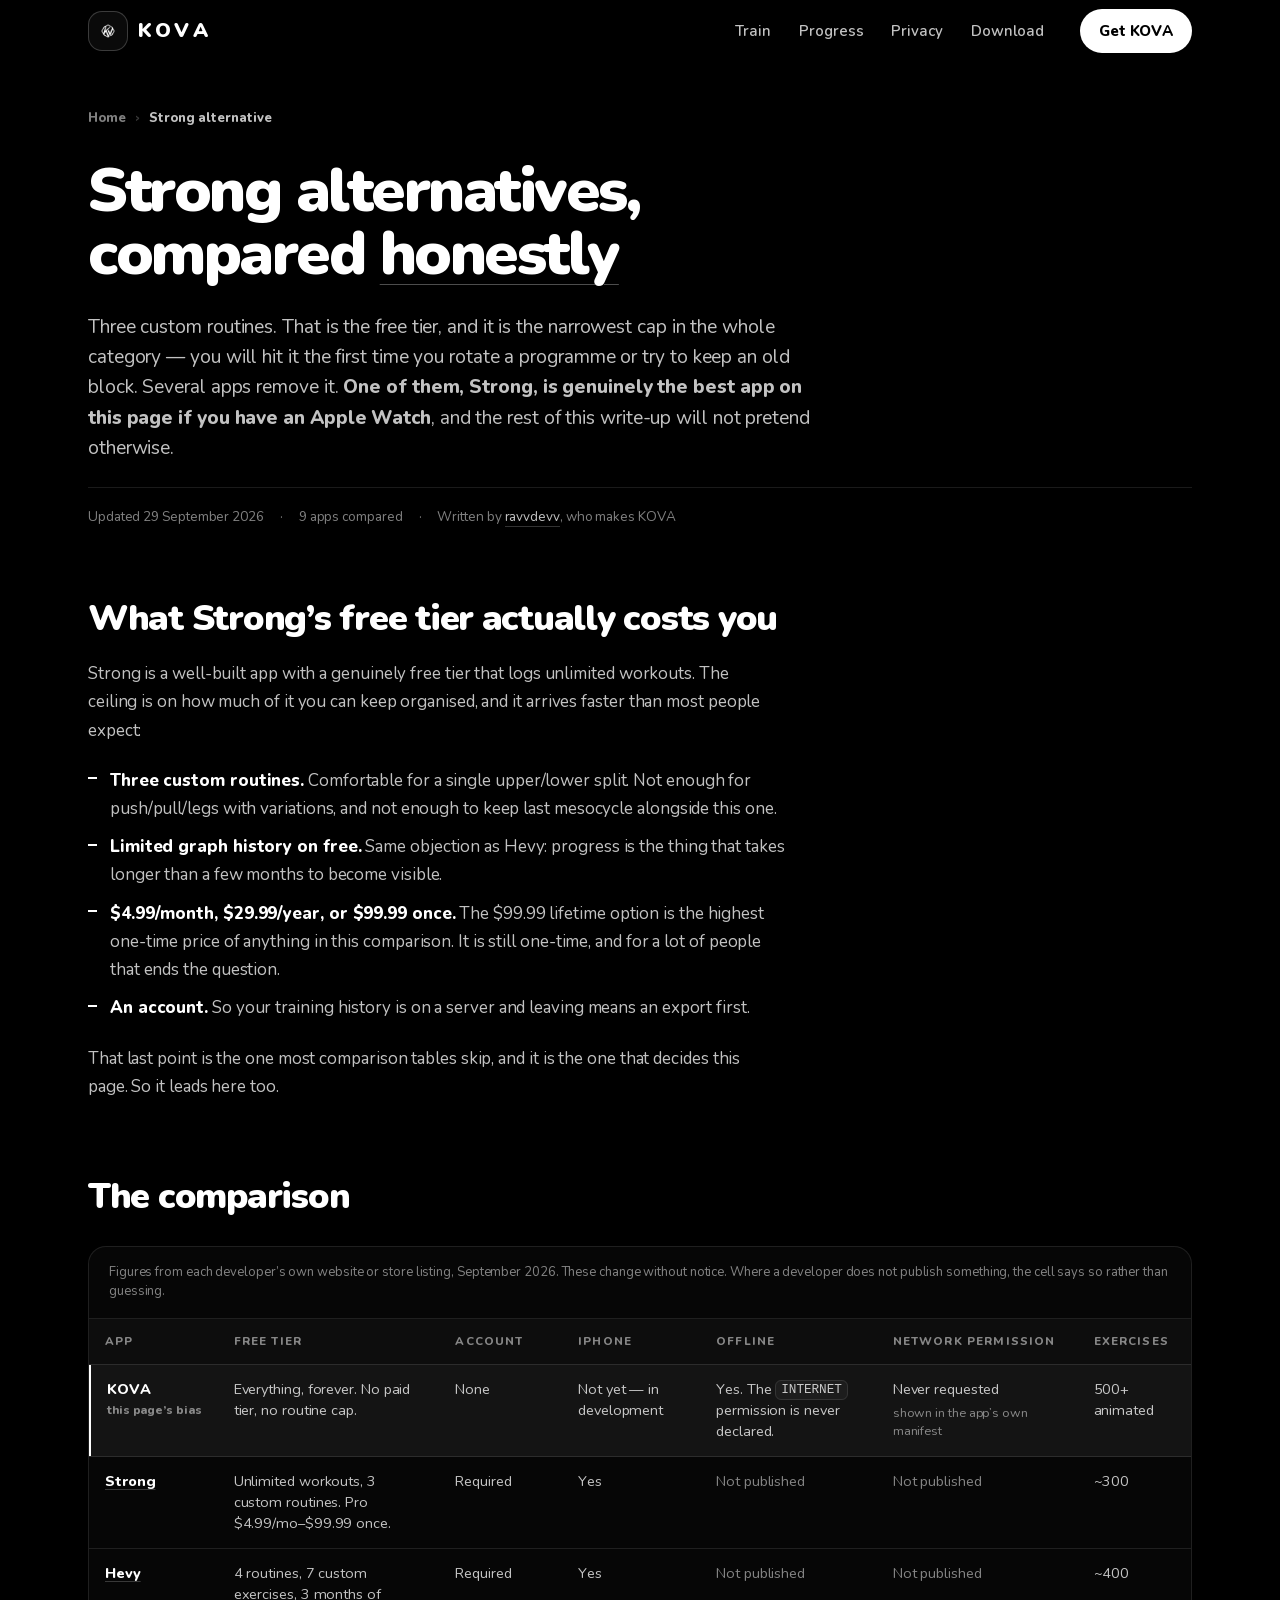
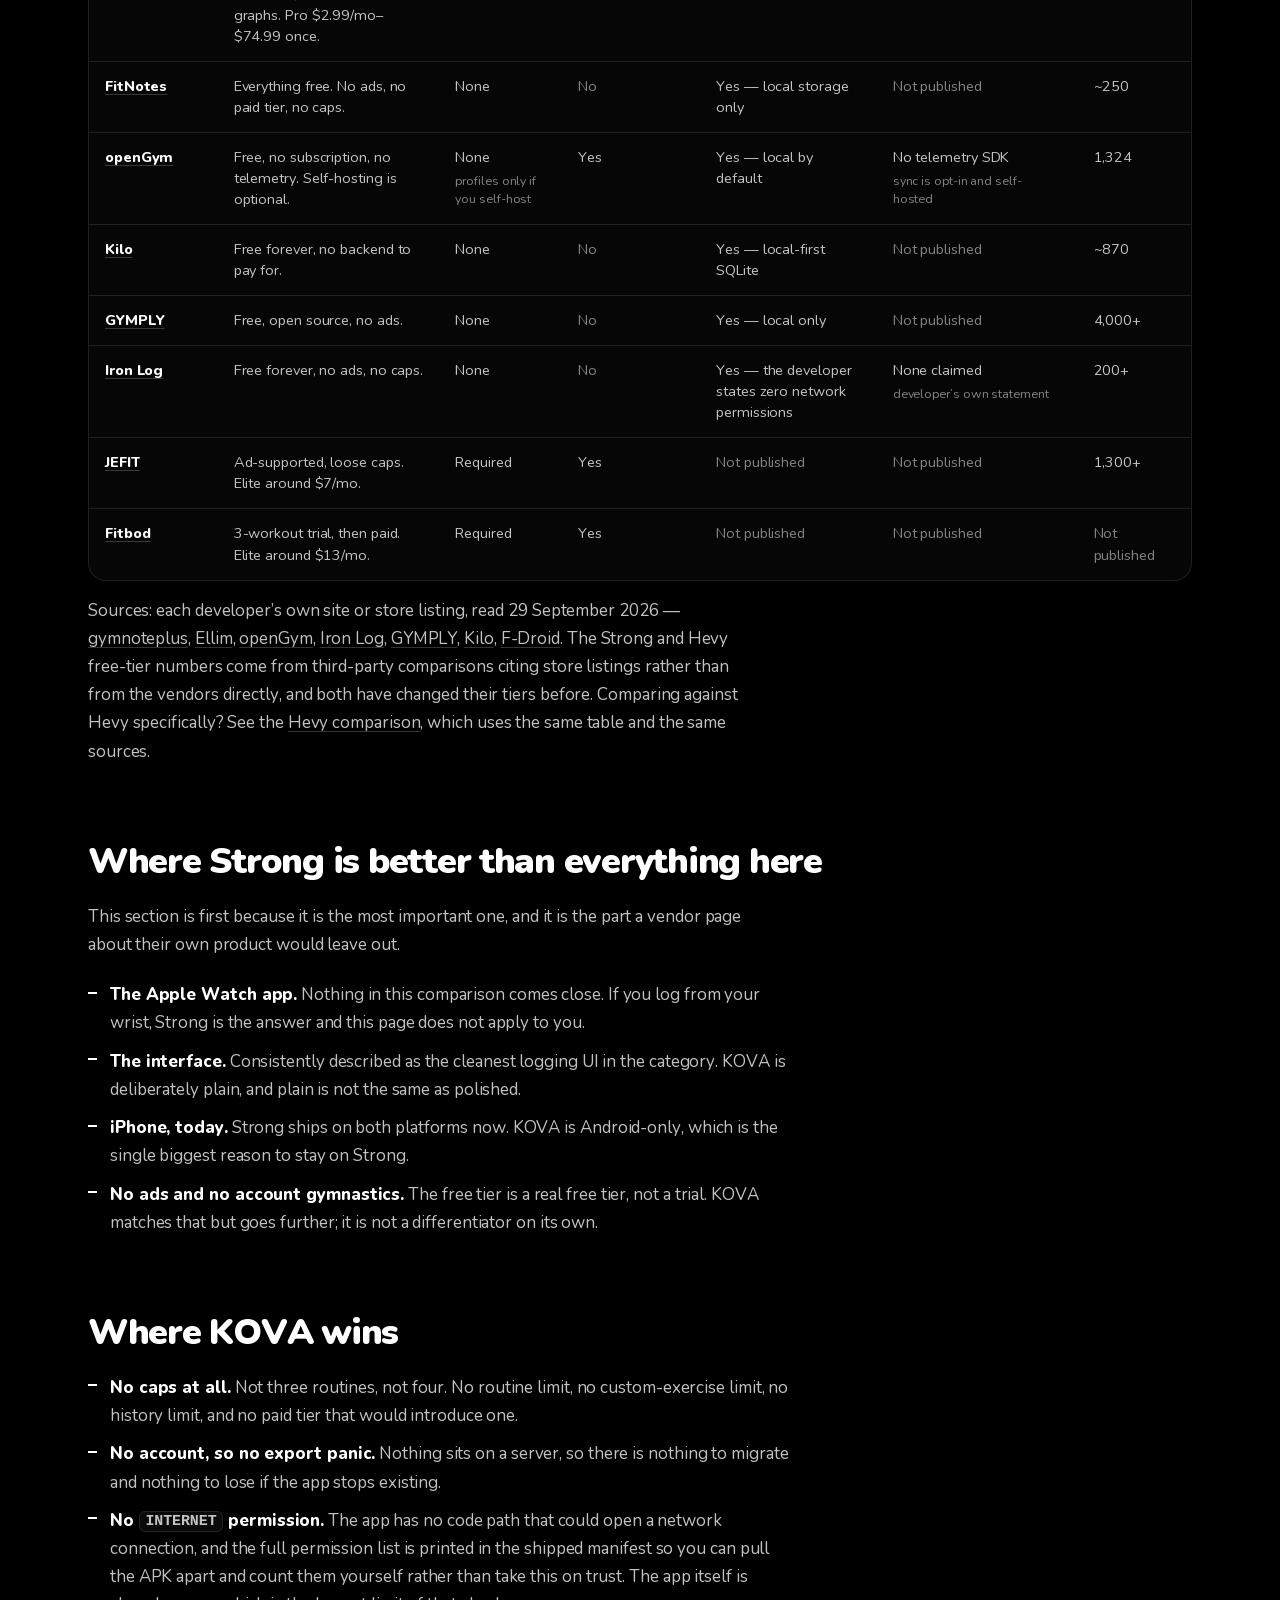
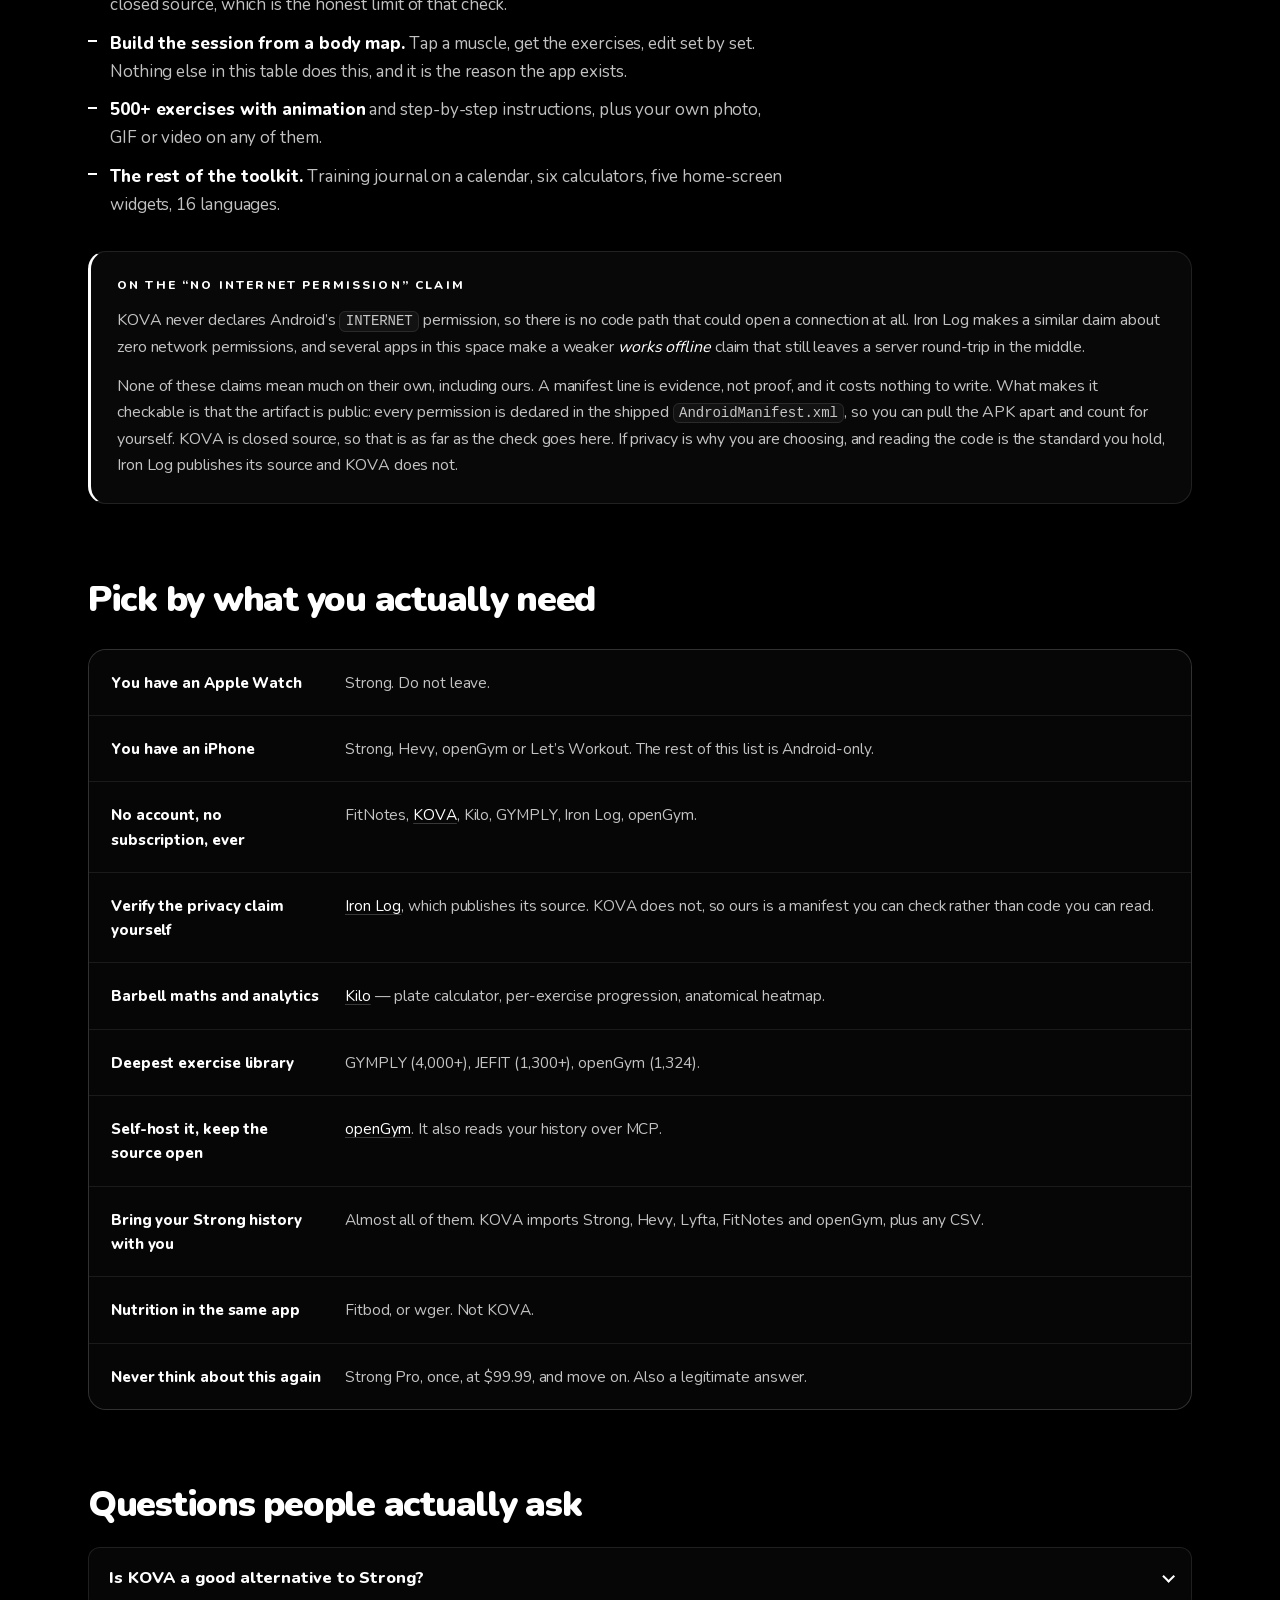
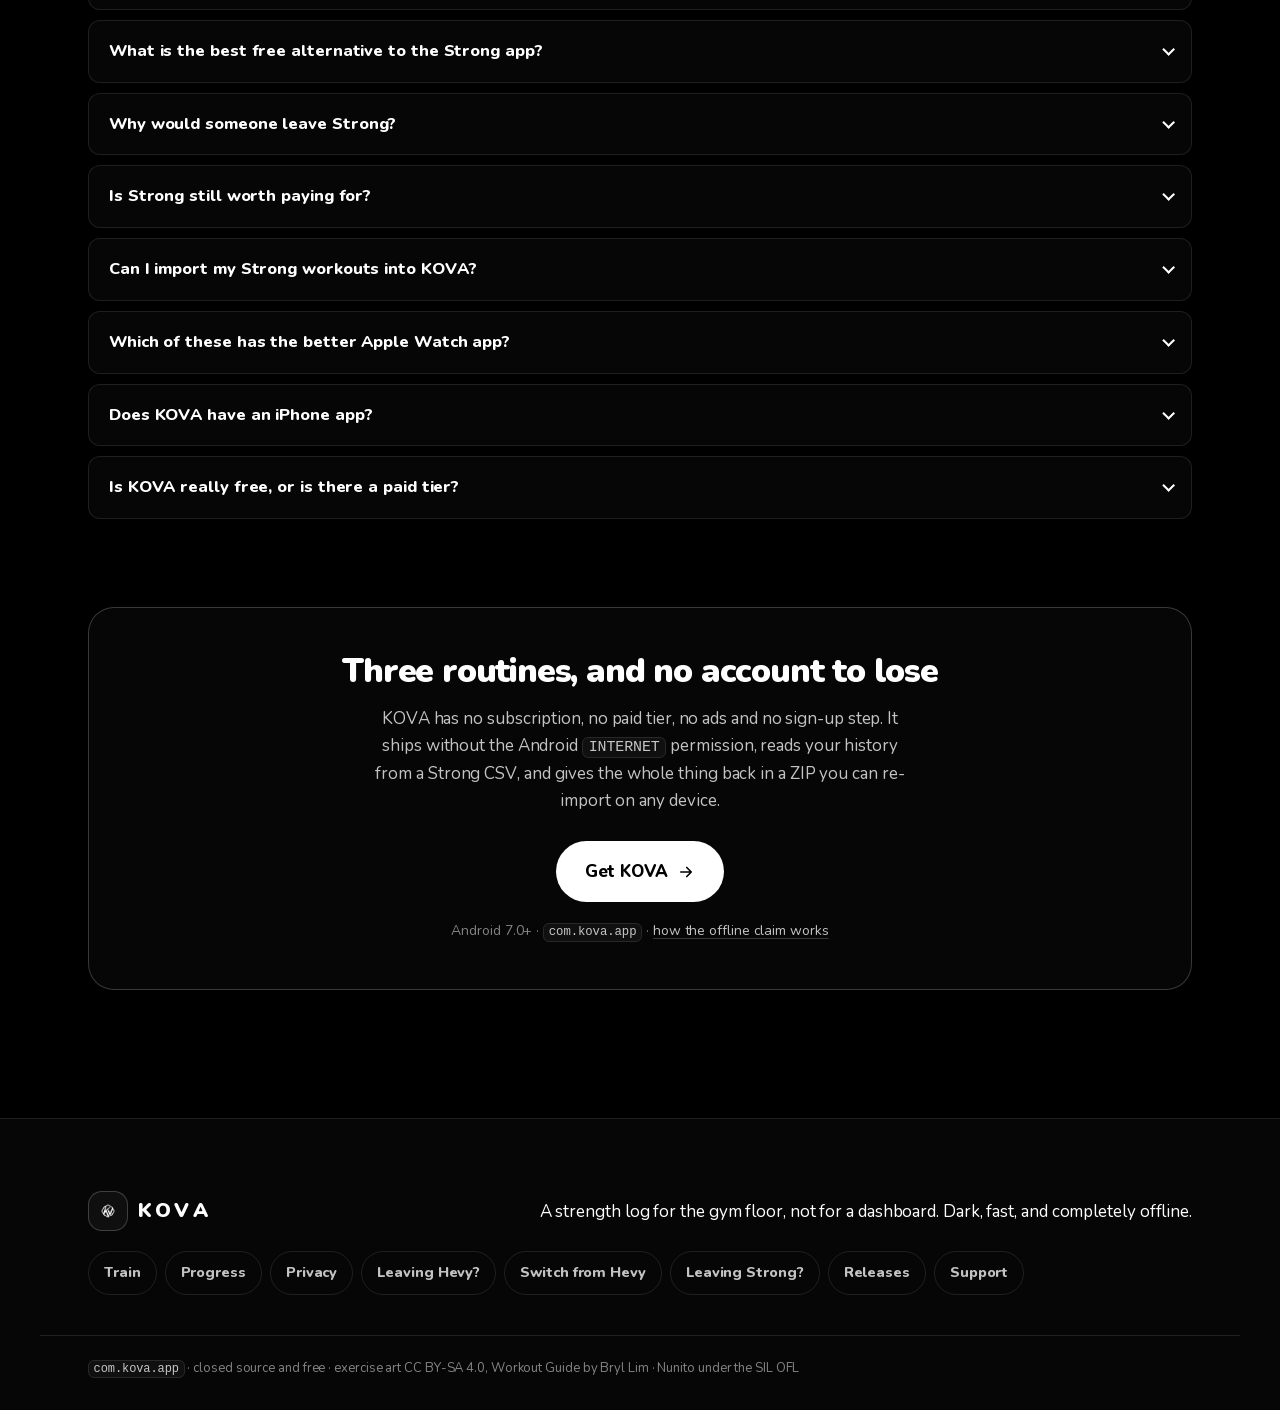
<file: strong-alternative.html>
<!DOCTYPE html>
<html lang="en" class="no-js">
<head>
<meta charset="utf-8">
<meta name="viewport" content="width=device-width, initial-scale=1">
<title>Strong Alternative: 9 Workout Trackers Compared (2026)</title>
<meta name="description" content="Strong's free tier caps you at three routines. Nine alternatives compared on caps, account, offline and network permissions, and where KOVA is wrong.">
<meta name="author" content="ravvdevv">
<meta name="robots" content="index, follow, max-image-preview:large, max-snippet:-1, max-video-preview:-1">
<meta name="theme-color" content="#000000">
<meta name="color-scheme" content="dark">
<link rel="canonical" href="https://www.kova-app.site/strong-alternative">
<script>document.documentElement.className = document.documentElement.className.replace('no-js', 'js');</script>

<meta property="og:type" content="article">
<meta property="og:site_name" content="KOVA">
<meta property="og:locale" content="en">
<meta property="og:url" content="https://www.kova-app.site/strong-alternative">
<meta property="og:title" content="Strong Alternative: 9 Workout Trackers Compared (2026)">
<meta property="og:description" content="Strong's free tier caps you at three custom routines. Nine alternatives compared on caps, account, offline and network permissions.">
<meta property="og:image" content="https://www.kova-app.site/assets/banner.webp">
<meta property="og:image:type" content="image/webp">
<meta property="og:image:width" content="2048">
<meta property="og:image:height" content="1152">
<meta property="og:image:alt" content="KOVA store banner with two app screens, the home screen and the body map.">
<meta name="twitter:card" content="summary_large_image">
<meta name="twitter:title" content="Strong Alternative: 9 Workout Trackers Compared (2026)">
<meta name="twitter:description" content="Nine Strong alternatives, compared honestly, including where KOVA is the wrong choice.">
<meta name="twitter:image" content="https://www.kova-app.site/assets/banner.webp">

<link rel="icon" href="/assets/icon.png" sizes="any">
<link rel="apple-touch-icon" href="/assets/icon.png">
<link rel="preload" href="/assets/fonts/subset/Nunito-Regular.woff2" as="font" type="font/woff2" crossorigin>
<link rel="preload" href="/assets/fonts/subset/Nunito-SemiBold.woff2" as="font" type="font/woff2" crossorigin>
<link rel="preload" href="/assets/fonts/subset/Nunito-ExtraBold.woff2" as="font" type="font/woff2" crossorigin>
<link rel="preload" href="/assets/fonts/subset/Nunito-Black.woff2" as="font" type="font/woff2" crossorigin>
<link rel="stylesheet" href="/styles.css">
<link rel="stylesheet" href="/article.css">

<script type="application/ld+json">
{
  "@context": "https://schema.org",
  "@graph": [
    {
      "@type": "Article",
      "@id": "https://www.kova-app.site/strong-alternative#article",
      "headline": "Strong Alternative: 9 Workout Trackers Compared (2026)",
      "description": "Strong's free tier caps you at three custom routines. Nine alternatives compared on caps, account, offline support and network permissions, including where KOVA is wrong.",
      "url": "https://www.kova-app.site/strong-alternative",
      "datePublished": "2026-09-29",
      "dateModified": "2026-09-29",
      "inLanguage": "en",
      "articleSection": "Workout tracking software",
      "isAccessibleForFree": true,
      "author": { "@id": "https://www.kova-app.site/#author" },
      "publisher": { "@id": "https://www.kova-app.site/#org" },
      "about": { "@id": "https://www.kova-app.site/#app" }
    },
    {
      "@type": "BreadcrumbList",
      "@id": "https://www.kova-app.site/strong-alternative#crumbs",
      "itemListElement": [
        { "@type": "ListItem", "position": 1, "name": "Home", "item": "https://www.kova-app.site/" },
        { "@type": "ListItem", "position": 2, "name": "Strong alternative" }
      ]
    },
    {
      "@type": "FAQPage",
      "@id": "https://www.kova-app.site/strong-alternative#faq",
      "mainEntity": [
        {
          "@type": "Question",
          "name": "Is KOVA a good alternative to Strong?",
          "acceptedAnswer": { "@type": "Answer", "text": "On Android, yes, if the reason you are leaving is the three-routine cap, the subscription, or the account. KOVA has no routine cap, no paid tier, no sign-up step, and never declares the Android INTERNET permission. It imports your Strong history from a CSV, so you are not starting from an empty log. It is not a good alternative if you use an iPhone or an Apple Watch." }
        },
        {
          "@type": "Question",
          "name": "What is the best free alternative to the Strong app?",
          "acceptedAnswer": { "@type": "Answer", "text": "On Android, the two that are genuinely free with no caps are FitNotes and KOVA. FitNotes is deliberately minimal, a log and nothing else. KOVA has no caps, no account and a 500-plus exercise library with animation. Kilo and GYMPLY are also free with no account. On iPhone, the realistic free options today are Hevy's capped tier or Strong's own three-routine tier, because most alternatives in this comparison are Android-only." }
        },
        {
          "@type": "Question",
          "name": "Why would someone leave Strong?",
          "acceptedAnswer": { "@type": "Answer", "text": "Three custom routines on the free tier is the narrowest cap in the category, and it is reached quickly by anyone rotating programmes or keeping an old block. Graph history is limited on free too. Strong Pro costs 4.99 US dollars a month, 29.99 a year, or 99.99 once, which is the highest one-time price of the apps compared here." }
        },
        {
          "@type": "Question",
          "name": "Is Strong still worth paying for?",
          "acceptedAnswer": { "@type": "Answer", "text": "Frequently, yes, and it is worth saying plainly. Strong has the most mature Apple Watch logging of any app in this comparison, the cleanest interface of the group, and it ships on both iPhone and Android today. If you have an Apple Watch, Strong is the answer and the rest of this page does not apply to you. The 99.99 US dollar lifetime option is also the most expensive one-time purchase here, but it is a one-time purchase." }
        },
        {
          "@type": "Question",
          "name": "Can I import my Strong workouts into KOVA?",
          "acceptedAnswer": { "@type": "Answer", "text": "Yes. KOVA imports workouts and bodyweight from Strong, Hevy, Lyfta, FitNotes and openGym, and reads any CSV you can get out of Strong. It also re-imports its own ZIP backups unchanged, media included." }
        },
        {
          "@type": "Question",
          "name": "Which of these has the better Apple Watch app?",
          "acceptedAnswer": { "@type": "Answer", "text": "Strong, and not close. Strong has the most mature Apple Watch logging of the apps compared here. KOVA has no watch app at all; Wear OS 3 and later is in progress." }
        },
        {
          "@type": "Question",
          "name": "Does KOVA have an iPhone app?",
          "acceptedAnswer": { "@type": "Answer", "text": "Not yet. KOVA is Android-only today, with iOS 15 and later in development. If you need an iPhone app now, Strong, Hevy, openGym and Let's Workout are the options in this comparison that ship one today." }
        },
        {
          "@type": "Question",
          "name": "Is KOVA really free, or is there a paid tier?",
          "acceptedAnswer": { "@type": "Answer", "text": "There is no paid tier. No subscription, no ads, no analytics SDK and no account. KOVA is closed source and funded by donations, so nothing about the price can change based on what an investor wants. It is also a one-person project, which cuts both ways: it can change direction quickly, and if it stops being maintained there is no company behind it." }
        }
      ]
    },
    {
      "@type": "SoftwareApplication",
      "@id": "https://www.kova-app.site/#app",
      "name": "KOVA",
      "applicationCategory": "HealthApplication",
      "applicationSubCategory": "Workout tracker and strength log",
      "operatingSystem": "Android",
      "softwareRequirements": "Android 7.0 (Nougat) or later",
      "url": "https://www.kova-app.site/",
      "downloadUrl": "https://github.com/ravvdevv/kova-app/releases",
      "image": "https://www.kova-app.site/assets/banner.webp",
      "offers": { "@type": "Offer", "price": "0", "priceCurrency": "USD" },
      "author": { "@id": "https://www.kova-app.site/#author" }
    },
    {
      "@type": "Organization",
      "@id": "https://www.kova-app.site/#org",
      "name": "ravvdevv",
      "url": "https://www.kova-app.site/"
    },
    {
      "@type": "Person",
      "@id": "https://www.kova-app.site/#author",
      "name": "ravvdevv",
      "url": "https://github.com/ravvdevv",
      "sameAs": ["https://github.com/ravvdevv", "https://ko-fi.com/ravvdevv"]
    }
  ]
}
</script>
</head>
<body>
<a class="skip" href="#main">Skip to content</a>

<header class="nav">
  <div class="shell nav__inner">
    <a class="brand" href="/" aria-label="KOVA, home">
      <span class="brand__mark"><img src="/assets/logo.webp" width="512" height="512" alt="" decoding="async"></span>
      <span class="brand__word">KOVA</span>
    </a>
    <nav class="nav__links" aria-label="Sections">
      <a href="/#train">Train</a>
      <a href="/#progress">Progress</a>
      <a href="/#privacy">Privacy</a>
      <a href="https://github.com/ravvdevv/kova-app/releases" rel="noopener noreferrer" target="_blank">Download</a>
    </nav>
    <div class="nav__actions">
      <a class="btn btn--solid btn--sm" href="https://github.com/ravvdevv/kova-app/releases" rel="noopener noreferrer" target="_blank">Get KOVA</a>
    </div>
  </div>
</header>

<main id="main">
<article class="art">
  <div class="shell">

    <nav class="crumbs" aria-label="Breadcrumb">
      <a href="/">Home</a>
      <span aria-hidden="true">&rsaquo;</span>
      <span aria-current="page">Strong alternative</span>
    </nav>

    <h1 class="art__title">Strong alternatives, compared <em>honestly</em></h1>

    <p class="art__standfirst">
      Three custom routines. That is the free tier, and it is the narrowest cap in the whole
      category &mdash; you will hit it the first time you rotate a programme or try to keep an
      old block. Several apps remove it. <strong>One of them, Strong, is genuinely the best app
      on this page if you have an Apple Watch</strong>, and the rest of this write-up will not
      pretend otherwise.
    </p>

    <p class="art__meta">
      <span>Updated 29 September 2026</span>
      <span>&middot;</span>
      <span>9 apps compared</span>
      <span>&middot;</span>
      <span>Written by <a href="https://github.com/ravvdevv" rel="noopener noreferrer">ravvdevv</a>, who makes KOVA</span>
    </p>

    <div class="prose">

      <h2>What Strong&rsquo;s free tier actually costs you</h2>
      <p>
        Strong is a well-built app with a genuinely free tier that logs unlimited workouts. The
        ceiling is on how much of it you can keep organised, and it arrives faster than most
        people expect:
      </p>
      <ul>
        <li><strong>Three custom routines.</strong> Comfortable for a single upper/lower split.
          Not enough for push/pull/legs with variations, and not enough to keep last
          mesocycle alongside this one.</li>
        <li><strong>Limited graph history on free.</strong> Same objection as Hevy: progress is
          the thing that takes longer than a few months to become visible.</li>
        <li><strong>$4.99/month, $29.99/year, or $99.99 once.</strong> The $99.99 lifetime option
          is the highest one-time price of anything in this comparison. It is still one-time, and
          for a lot of people that ends the question.</li>
        <li><strong>An account.</strong> So your training history is on a server and leaving means
          an export first.</li>
      </ul>
      <p>
        That last point is the one most comparison tables skip, and it is the one that decides
        this page. So it leads here too.
      </p>

      <h2>The comparison</h2>

      <div class="tablewrap">
        <table class="cmp">
          <caption>
            Figures from each developer&rsquo;s own website or store listing, September 2026.
            These change without notice. Where a developer does not publish something, the cell
            says so rather than guessing.
          </caption>
          <thead>
            <tr>
              <th scope="col">App</th>
              <th scope="col">Free tier</th>
              <th scope="col">Account</th>
              <th scope="col">iPhone</th>
              <th scope="col">Offline</th>
              <th scope="col">Network permission</th>
              <th scope="col">Exercises</th>
            </tr>
          </thead>
          <tbody>
            <tr data-kova>
              <th scope="row">KOVA <small>this page&rsquo;s bias</small></th>
              <td>Everything, forever. No paid tier, no routine cap.</td>
              <td>None</td>
              <td class="na">Not yet &mdash; in development</td>
              <td>Yes. The <code>INTERNET</code> permission is never declared.</td>
              <td>Never requested <small>shown in the app&rsquo;s own manifest</small></td>
              <td>500+ animated</td>
            </tr>
            <tr>
              <th scope="row"><a href="https://www.strong.app/" rel="noopener noreferrer">Strong</a></th>
              <td>Unlimited workouts, 3 custom routines. Pro $4.99/mo&ndash;$99.99 once.</td>
              <td>Required</td>
              <td>Yes</td>
              <td class="na">Not published</td>
              <td class="na">Not published</td>
              <td>~300</td>
            </tr>
            <tr>
              <th scope="row"><a href="https://www.hevyapp.com/" rel="noopener noreferrer">Hevy</a></th>
              <td>4 routines, 7 custom exercises, 3 months of graphs. Pro $2.99/mo&ndash;$74.99 once.</td>
              <td>Required</td>
              <td>Yes</td>
              <td class="na">Not published</td>
              <td class="na">Not published</td>
              <td>~400</td>
            </tr>
            <tr>
              <th scope="row"><a href="https://f-droid.org/packages/de.marmaro.krt.ffit/" rel="noopener noreferrer">FitNotes</a></th>
              <td>Everything free. No ads, no paid tier, no caps.</td>
              <td>None</td>
              <td class="na">No</td>
              <td>Yes &mdash; local storage only</td>
              <td class="na">Not published</td>
              <td>~250</td>
            </tr>
            <tr>
              <th scope="row"><a href="https://opengym.duarte-santos.ch/" rel="noopener noreferrer">openGym</a></th>
              <td>Free, no subscription, no telemetry. Self-hosting is optional.</td>
              <td>None <small>profiles only if you self-host</small></td>
              <td>Yes</td>
              <td>Yes &mdash; local by default</td>
              <td>No telemetry SDK <small>sync is opt-in and self-hosted</small></td>
              <td>1,324</td>
            </tr>
            <tr>
              <th scope="row"><a href="https://github.com/ShayanAbbas1/kilo" rel="noopener noreferrer">Kilo</a></th>
              <td>Free forever, no backend to pay for.</td>
              <td>None</td>
              <td class="na">No</td>
              <td>Yes &mdash; local-first SQLite</td>
              <td class="na">Not published</td>
              <td>~870</td>
            </tr>
            <tr>
              <th scope="row"><a href="https://gymply.app/" rel="noopener noreferrer">GYMPLY</a></th>
              <td>Free, open source, no ads.</td>
              <td>None</td>
              <td class="na">No</td>
              <td>Yes &mdash; local only</td>
              <td class="na">Not published</td>
              <td>4,000+</td>
            </tr>
            <tr>
              <th scope="row"><a href="https://ironlog.org/" rel="noopener noreferrer">Iron Log</a></th>
              <td>Free forever, no ads, no caps.</td>
              <td>None</td>
              <td class="na">No</td>
              <td>Yes &mdash; the developer states zero network permissions</td>
              <td>None claimed <small>developer&rsquo;s own statement</small></td>
              <td>200+</td>
            </tr>
            <tr>
              <th scope="row"><a href="https://www.jefit.com/" rel="noopener noreferrer">JEFIT</a></th>
              <td>Ad-supported, loose caps. Elite around $7/mo.</td>
              <td>Required</td>
              <td>Yes</td>
              <td class="na">Not published</td>
              <td class="na">Not published</td>
              <td>1,300+</td>
            </tr>
            <tr>
              <th scope="row"><a href="https://www.fitbod.com/" rel="noopener noreferrer">Fitbod</a></th>
              <td>3-workout trial, then paid. Elite around $13/mo.</td>
              <td>Required</td>
              <td>Yes</td>
              <td class="na">Not published</td>
              <td class="na">Not published</td>
              <td class="na">Not published</td>
            </tr>
          </tbody>
        </table>
      </div>

      <p class="source">
        Sources: each developer&rsquo;s own site or store listing, read 29 September 2026 &mdash;
        <a href="https://www.gymnoteplus.com/blog/best-free-workout-tracking-apps" rel="noopener noreferrer">gymnoteplus</a>,
        <a href="https://www.ellim.app/blog/fitness/best-hevy-alternatives" rel="noopener noreferrer">Ellim</a>,
        <a href="https://opengym.duarte-santos.ch/" rel="noopener noreferrer">openGym</a>,
        <a href="https://ironlog.org/" rel="noopener noreferrer">Iron Log</a>,
        <a href="https://gymply.app/" rel="noopener noreferrer">GYMPLY</a>,
        <a href="https://github.com/ShayanAbbas1/kilo" rel="noopener noreferrer">Kilo</a>,
        <a href="https://f-droid.org/packages/de.marmaro.krt.ffit/" rel="noopener noreferrer">F-Droid</a>.
        The Strong and Hevy free-tier numbers come from third-party comparisons citing store
        listings rather than from the vendors directly, and both have changed their tiers before.
        Comparing against Hevy specifically? See the
        <a href="/hevy-alternative">Hevy comparison</a>, which uses the same table and the same
        sources.
      </p>

      <h2>Where Strong is better than everything here</h2>
      <p>
        This section is first because it is the most important one, and it is the part a vendor
        page about their own product would leave out.
      </p>
      <ul>
        <li><strong>The Apple Watch app.</strong> Nothing in this comparison comes close. If you
          log from your wrist, Strong is the answer and this page does not apply to you.</li>
        <li><strong>The interface.</strong> Consistently described as the cleanest logging UI in
          the category. KOVA is deliberately plain, and plain is not the same as polished.</li>
        <li><strong>iPhone, today.</strong> Strong ships on both platforms now. KOVA is
          Android-only, which is the single biggest reason to stay on Strong.</li>
        <li><strong>No ads and no account gymnastics.</strong> The free tier is a real free tier,
          not a trial. KOVA matches that but goes further; it is not a differentiator on its
          own.</li>
      </ul>

      <h2>Where KOVA wins</h2>
      <ul>
        <li><strong>No caps at all.</strong> Not three routines, not four. No routine limit, no
          custom-exercise limit, no history limit, and no paid tier that would introduce one.</li>
        <li><strong>No account, so no export panic.</strong> Nothing sits on a server, so there is
          nothing to migrate and nothing to lose if the app stops existing.</li>
        <li><strong>No <code>INTERNET</code> permission.</strong> The app has no code path that
          could open a network connection, and the full permission list is printed in the
          shipped manifest so you can pull the APK apart and count them yourself rather than
          take this on trust. The app itself is closed source, which is the honest limit of
          that check.</li>
        <li><strong>Build the session from a body map.</strong> Tap a muscle, get the exercises,
          edit set by set. Nothing else in this table does this, and it is the reason the app
          exists.</li>
        <li><strong>500+ exercises with animation</strong> and step-by-step instructions, plus
          your own photo, GIF or video on any of them.</li>
        <li><strong>The rest of the toolkit.</strong> Training journal on a calendar, six
          calculators, five home-screen widgets, 16 languages.</li>
      </ul>

      <div class="pullout">
        <b>On the &ldquo;no internet permission&rdquo; claim</b>
        <p>
          KOVA never declares Android&rsquo;s <code>INTERNET</code> permission, so there is no
          code path that could open a connection at all. Iron Log makes a similar claim about
          zero network permissions, and several apps in this space make a weaker
          <em>works offline</em> claim that still leaves a server round-trip in the middle.
        </p>
        <p>
          None of these claims mean much on their own, including ours. A manifest line is
          evidence, not proof, and it costs nothing to write. What makes it checkable is that
          the artifact is public: every permission is declared in the shipped
          <code>AndroidManifest.xml</code>, so you can pull the APK apart and count for yourself.
          KOVA is closed source, so that is as far as the check goes here. If privacy is why you
          are choosing, and reading the code is the standard you hold, Iron Log publishes its
          source and KOVA does not.
        </p>
      </div>

      <h2>Pick by what you actually need</h2>
      <dl class="picks">
        <div class="pick">
          <dt>You have an Apple Watch</dt>
          <dd>Strong. Do not leave.</dd>
        </div>
        <div class="pick">
          <dt>You have an iPhone</dt>
          <dd>Strong, Hevy, openGym or Let&rsquo;s Workout. The rest of this list is Android-only.</dd>
        </div>
        <div class="pick">
          <dt>No account, no subscription, ever</dt>
          <dd>FitNotes, <a href="/">KOVA</a>, Kilo, GYMPLY, Iron Log, openGym.</dd>
        </div>
        <div class="pick">
          <dt>Verify the privacy claim yourself</dt>
          <dd><a href="https://ironlog.org/" rel="noopener noreferrer">Iron Log</a>, which
          publishes its source. KOVA does not, so ours is a manifest you can check rather than
          code you can read.</dd>
        </div>
        <div class="pick">
          <dt>Barbell maths and analytics</dt>
          <dd><a href="https://github.com/ShayanAbbas1/kilo" rel="noopener noreferrer">Kilo</a> &mdash; plate calculator, per-exercise progression, anatomical heatmap.</dd>
        </div>
        <div class="pick">
          <dt>Deepest exercise library</dt>
          <dd>GYMPLY (4,000+), JEFIT (1,300+), openGym (1,324).</dd>
        </div>
        <div class="pick">
          <dt>Self-host it, keep the source open</dt>
          <dd><a href="https://opengym.duarte-santos.ch/" rel="noopener noreferrer">openGym</a>. It also reads your history over MCP.</dd>
        </div>
        <div class="pick">
          <dt>Bring your Strong history with you</dt>
          <dd>Almost all of them. KOVA imports Strong, Hevy, Lyfta, FitNotes and openGym, plus any CSV.</dd>
        </div>
        <div class="pick">
          <dt>Nutrition in the same app</dt>
          <dd>Fitbod, or wger. Not KOVA.</dd>
        </div>
        <div class="pick">
          <dt>Never think about this again</dt>
          <dd>Strong Pro, once, at $99.99, and move on. Also a legitimate answer.</dd>
        </div>
      </dl>

    </div>

    <section class="art__faq">
      <h2>Questions people actually ask</h2>
      <div class="faqlist">

        <details>
          <summary>Is KOVA a good alternative to Strong?</summary>
          <p>On Android, yes, if the reason you are leaving is the three-routine cap, the
          subscription, or the account. KOVA has no routine cap, no paid tier, no sign-up step, and
          never declares the Android <code>INTERNET</code> permission. It imports your Strong
          history from a CSV, so you are not starting from an empty log. It is not a good
          alternative if you use an iPhone or an Apple Watch.</p>
        </details>

        <details>
          <summary>What is the best free alternative to the Strong app?</summary>
          <p>On Android, the two that are genuinely free with no caps are FitNotes and KOVA.
          FitNotes is deliberately minimal &mdash; a log and nothing else. KOVA has no caps, no
          account and a 500-plus exercise library with animation. Kilo and GYMPLY are also free
          with no account. On iPhone, the realistic free options today are Hevy&rsquo;s capped
          tier or Strong&rsquo;s own three-routine tier, because most alternatives in this
          comparison are Android-only.</p>
        </details>

        <details>
          <summary>Why would someone leave Strong?</summary>
          <p>Three custom routines on the free tier is the narrowest cap in the category, and it
          is reached quickly by anyone rotating programmes or keeping an old block. Graph history
          is limited on free too. Strong Pro costs $4.99 a month, $29.99 a year, or $99.99 once
          &mdash; the highest one-time price of the apps compared here.</p>
        </details>

        <details>
          <summary>Is Strong still worth paying for?</summary>
          <p>Frequently, yes, and it is worth saying plainly. Strong has the most mature Apple
          Watch logging of any app in this comparison, the cleanest interface of the group, and it
          ships on both iPhone and Android today. If you have an Apple Watch, Strong is the answer
          and the rest of this page does not apply to you. The $99.99 lifetime option is also the
          most expensive one-time purchase here, but it is a one-time purchase.</p>
        </details>

        <details>
          <summary>Can I import my Strong workouts into KOVA?</summary>
          <p>Yes. KOVA imports workouts and bodyweight from Strong, Hevy, Lyfta, FitNotes and
          openGym, and reads any CSV you can get out of Strong. It also re-imports its own ZIP
          backups unchanged, media included.</p>
        </details>

        <details>
          <summary>Which of these has the better Apple Watch app?</summary>
          <p>Strong, and not close. Strong has the most mature Apple Watch logging of the apps
          compared here. KOVA has no watch app at all; Wear OS 3 and later is in progress.</p>
        </details>

        <details>
          <summary>Does KOVA have an iPhone app?</summary>
          <p>Not yet. KOVA is Android-only today, with iOS 15 and later in development. If you
          need an iPhone app now, Strong, Hevy, openGym or Let&rsquo;s Workout are the options in
          this comparison that ship one today.</p>
        </details>

        <details>
          <summary>Is KOVA really free, or is there a paid tier?</summary>
          <p>There is no paid tier. No subscription, no ads, no analytics SDK and no account. KOVA
          is closed source and funded by donations, so the price has nothing to do with an
          investor. It is also a one-person project, which cuts both ways: it can change
          direction quickly, and if it stops being maintained there is no company behind it.</p>
        </details>

      </div>
    </section>

    <section class="art__cta">
      <h2>Three routines, and no account to lose</h2>
      <p>
        KOVA has no subscription, no paid tier, no ads and no sign-up step. It ships without the
        Android <code>INTERNET</code> permission, reads your history from a Strong CSV, and gives
        the whole thing back in a ZIP you can re-import on any device.
      </p>
      <a class="btn btn--solid btn--lg" href="https://github.com/ravvdevv/kova-app/releases" rel="noopener noreferrer" target="_blank">
        Get KOVA
        <svg viewBox="0 0 24 24" width="18" height="18" fill="none" stroke="currentColor" stroke-width="2.2" stroke-linecap="round" stroke-linejoin="round" aria-hidden="true"><path d="M5 12h14M13 6l6 6-6 6"/></svg>
      </a>
      <p class="sub">
        Android 7.0+ &middot; <code>com.kova.app</code> &middot;
        <a href="/#privacy">how the offline claim works</a>
      </p>
    </section>

  </div>
</article>
</main>

<footer class="foot">
  <div class="shell foot__inner">
    <a class="brand" href="/" aria-label="KOVA, home">
      <span class="brand__mark"><img src="/assets/logo.webp" width="512" height="512" alt="" loading="lazy" decoding="async"></span>
      <span class="brand__word">KOVA</span>
    </a>
    <p>A strength log for the gym floor, not for a dashboard. Dark, fast, and completely offline.</p>

    <nav class="foot__nav" aria-label="Footer">
      <a href="/#train">Train</a>
      <a href="/#progress">Progress</a>
      <a href="/#privacy">Privacy</a>
      <a href="/hevy-alternative">Leaving Hevy?</a>
      <a href="/switch-from-hevy">Switch from Hevy</a>
      <a href="/strong-alternative">Leaving Strong?</a>
      <a href="https://github.com/ravvdevv/kova-app/releases" target="_blank" rel="noopener noreferrer">Releases</a>
      <a href="https://ko-fi.com/ravvdevv" target="_blank" rel="noopener noreferrer">Support</a>
    </nav>
  </div>

  <div class="shell foot__legal">
    <p><code>com.kova.app</code> &middot; closed source and free &middot; exercise art CC BY-SA 4.0, Workout Guide by Bryl Lim &middot; Nunito under the SIL OFL</p>
  </div>
</footer>
</body>
</html>
</file>
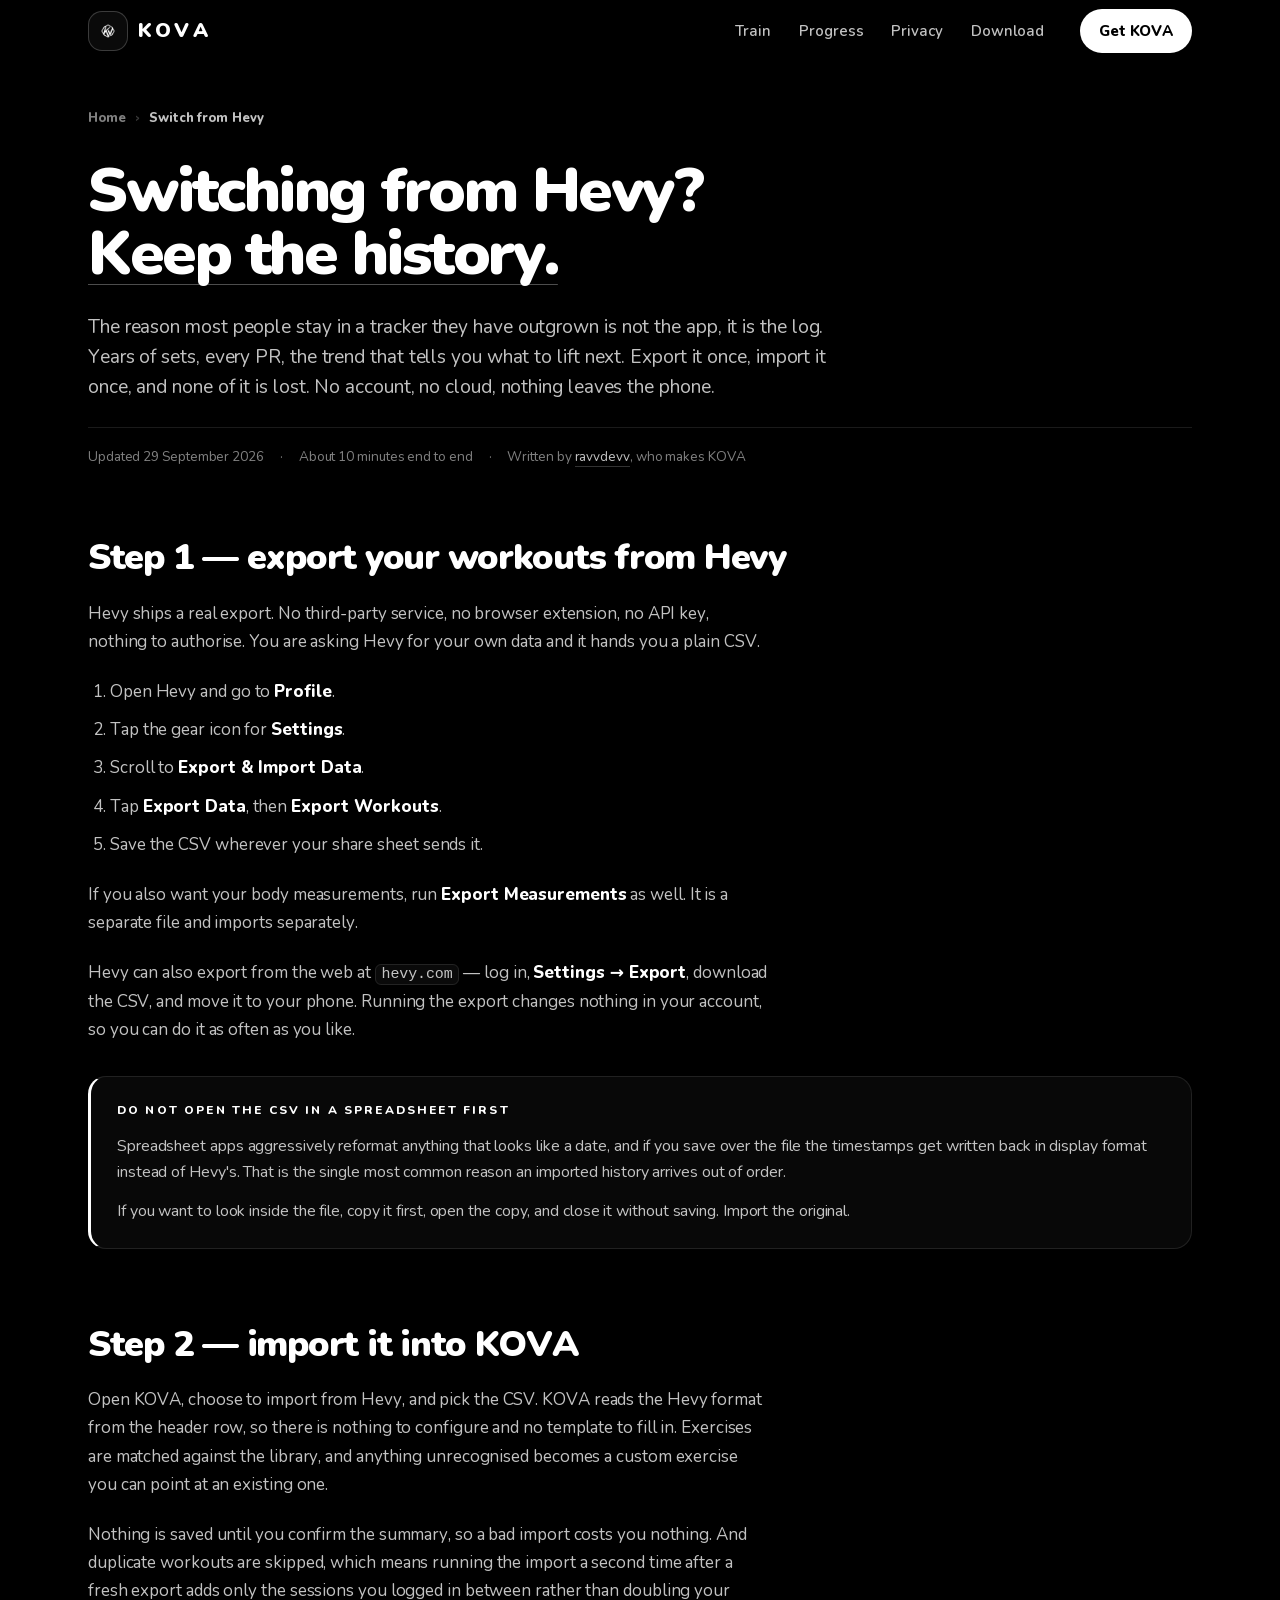
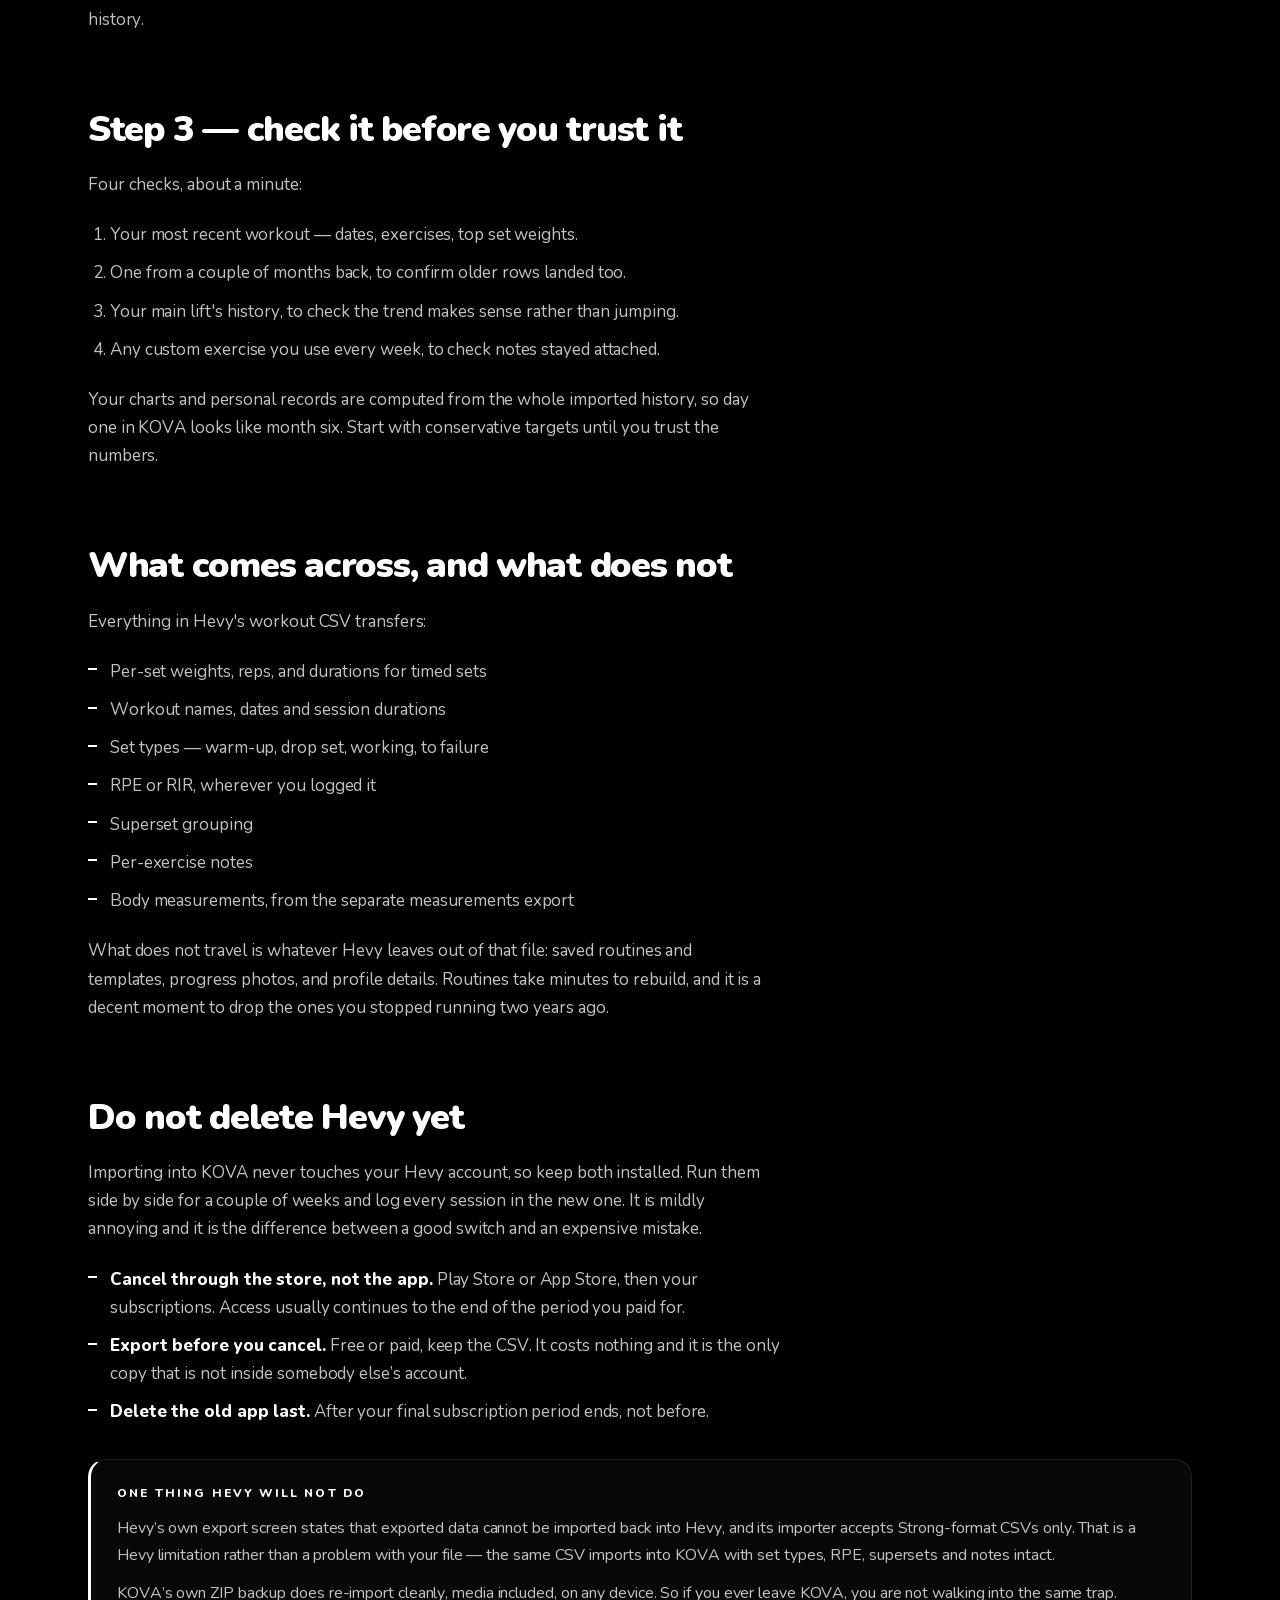
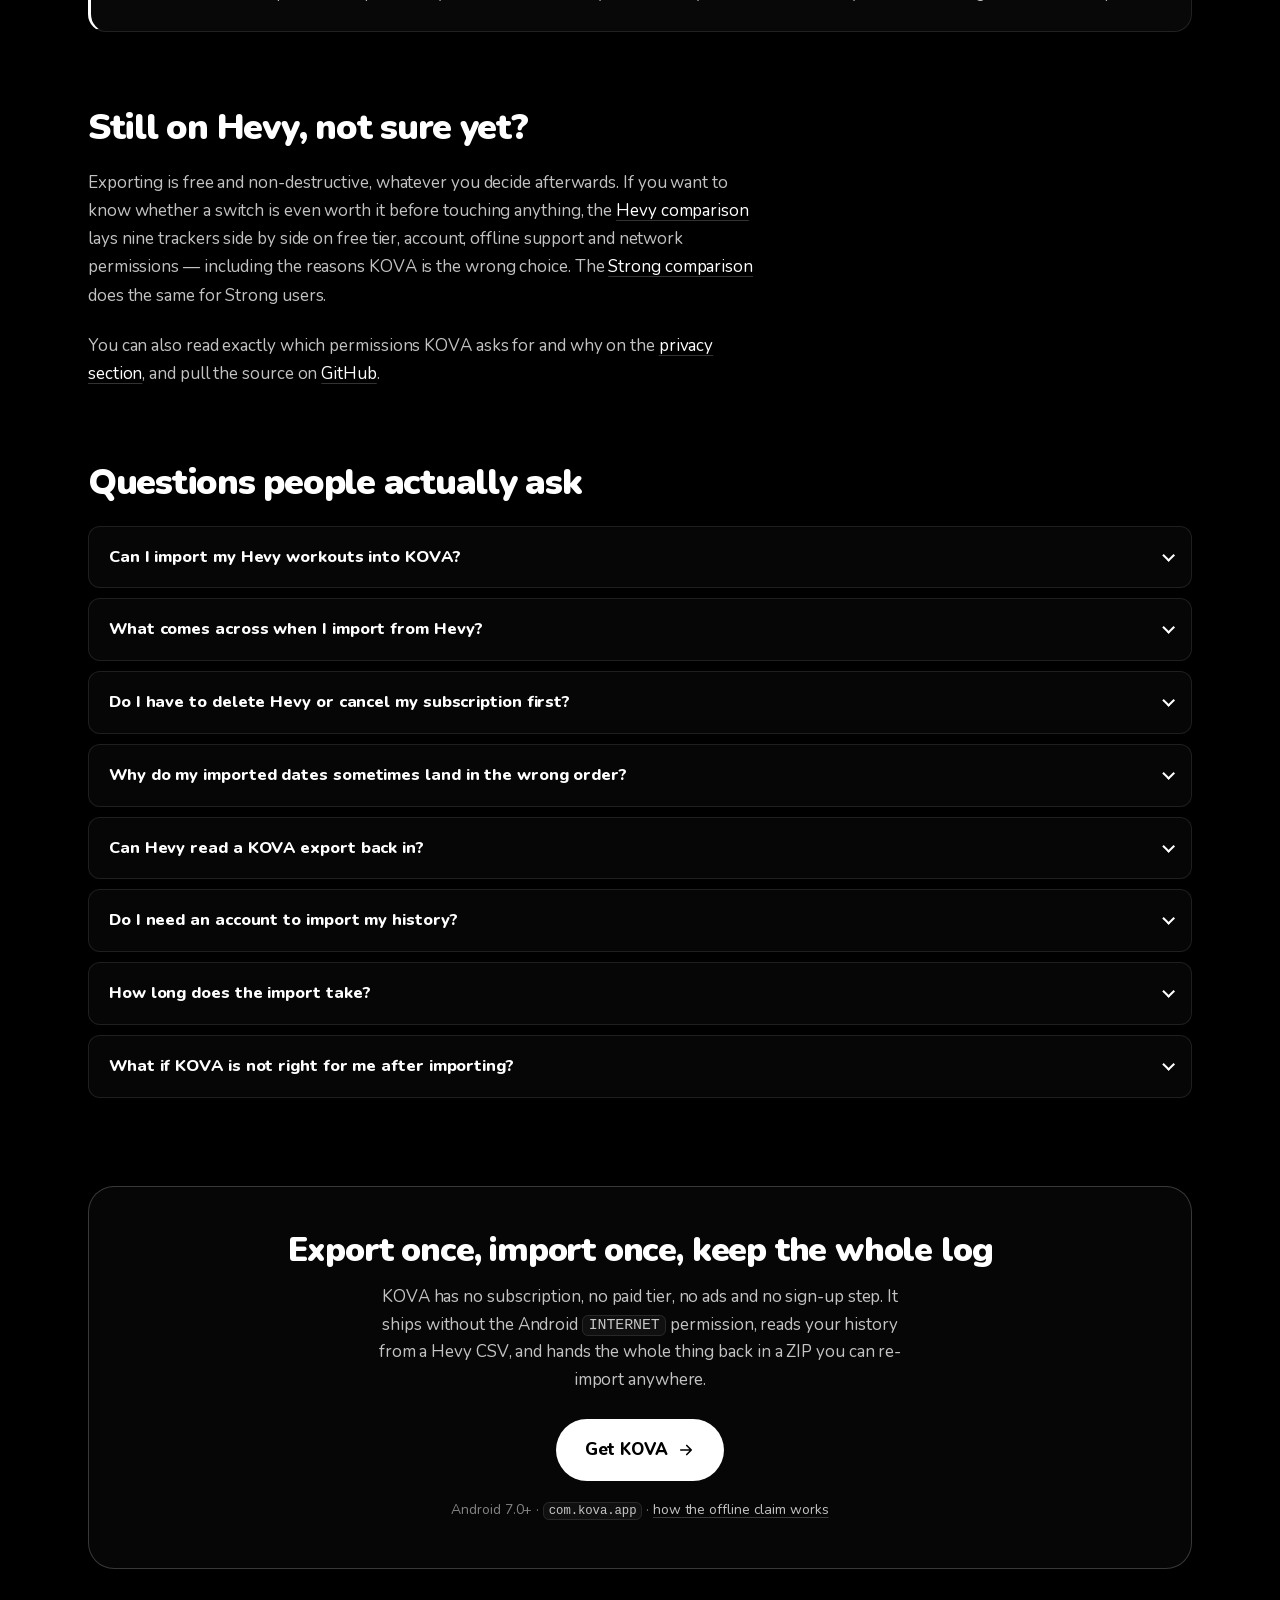
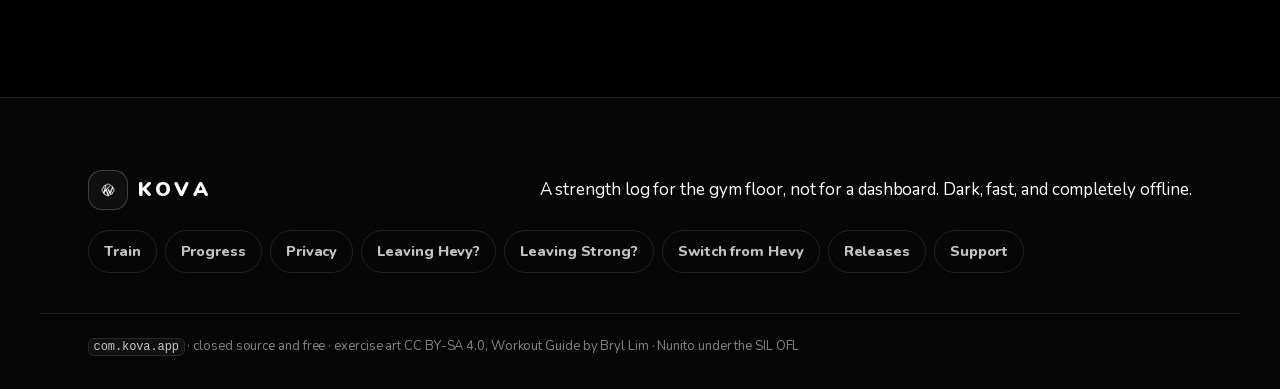
<file: switch-from-hevy.html>
<!DOCTYPE html>
<html lang="en" class="no-js">
<head>
<meta charset="utf-8">
<meta name="viewport" content="width=device-width, initial-scale=1">
<title>Switching from Hevy? Import Your History Into KOVA</title>
<meta name="description" content="How to move your Hevy workout history into KOVA: export one CSV, import it, keep every set and PR. No account, works offline, Android.">
<meta name="author" content="ravvdevv">
<meta name="robots" content="index, follow, max-image-preview:large, max-snippet:-1, max-video-preview:-1">
<meta name="theme-color" content="#000000">
<meta name="color-scheme" content="dark">
<link rel="canonical" href="https://www.kova-app.site/switch-from-hevy">
<script>document.documentElement.className = document.documentElement.className.replace('no-js', 'js');</script>

<meta property="og:type" content="article">
<meta property="og:site_name" content="KOVA">
<meta property="og:locale" content="en">
<meta property="og:url" content="https://www.kova-app.site/switch-from-hevy">
<meta property="og:title" content="Switching from Hevy? Import Your History Into KOVA">
<meta property="og:description" content="Export one CSV from Hevy, import it into KOVA, keep every set and PR. No account, no cloud, works offline.">
<meta property="og:image" content="https://www.kova-app.site/assets/banner.webp">
<meta property="og:image:type" content="image/webp">
<meta property="og:image:width" content="2048">
<meta property="og:image:height" content="1152">
<meta property="og:image:alt" content="KOVA store banner with two app screens, the home screen and the body map.">
<meta name="twitter:card" content="summary_large_image">
<meta name="twitter:title" content="Switching from Hevy? Import Your History Into KOVA">
<meta name="twitter:description" content="Export one CSV from Hevy, import it into KOVA, keep every set and PR.">
<meta name="twitter:image" content="https://www.kova-app.site/assets/banner.webp">

<link rel="icon" href="/assets/icon.png" sizes="any">
<link rel="apple-touch-icon" href="/assets/icon.png">
<link rel="preload" href="/assets/fonts/subset/Nunito-Regular.woff2" as="font" type="font/woff2" crossorigin>
<link rel="preload" href="/assets/fonts/subset/Nunito-SemiBold.woff2" as="font" type="font/woff2" crossorigin>
<link rel="preload" href="/assets/fonts/subset/Nunito-ExtraBold.woff2" as="font" type="font/woff2" crossorigin>
<link rel="preload" href="/assets/fonts/subset/Nunito-Black.woff2" as="font" type="font/woff2" crossorigin>
<link rel="stylesheet" href="/styles.css">
<link rel="stylesheet" href="/article.css">

<script type="application/ld+json">
{
  "@context": "https://schema.org",
  "@graph": [
    {
      "@type": "Article",
      "@id": "https://www.kova-app.site/switch-from-hevy#article",
      "headline": "Switching from Hevy? Import Your History Into KOVA",
      "description": "How to move your Hevy workout history into KOVA: export one CSV, import it, keep every set and PR. No account, works offline, Android.",
      "url": "https://www.kova-app.site/switch-from-hevy",
      "datePublished": "2026-09-29",
      "dateModified": "2026-09-29",
      "inLanguage": "en",
      "articleSection": "Workout tracking software",
      "isAccessibleForFree": true,
      "author": { "@id": "https://www.kova-app/#author" },
      "publisher": { "@id": "https://www.kova-app.site/#org" },
      "about": { "@id": "https://www.kova-app.site/#app" },
      "mainEntityOfPage": { "@id": "https://www.kova-app.site/switch-from-hevy" }
    },
    {
      "@type": "HowTo",
      "@id": "https://www.kova-app.site/switch-from-hevy#howto",
      "name": "How to import your Hevy workout history into KOVA",
      "description": "Export a CSV from Hevy, then import it into KOVA.",
      "totalTime": "PT10M",
      "step": [
        {
          "@type": "HowToStep",
          "position": 1,
          "name": "Export your workouts from Hevy",
          "text": "Open Hevy, go to Profile, then Settings, then Export & Import Data, then Export Data, and tap Export Workouts. Hevy builds a CSV of your full history and hands it to your share sheet.",
          "url": "https://www.kova-app.site/switch-from-hevy"
        },
        {
          "@type": "HowToStep",
          "position": 2,
          "name": "Save the CSV somewhere you can reach it",
          "text": "Pick a destination in the share sheet so the file is not left in a temporary folder. Keep the original file unchanged."
        },
        {
          "@type": "HowToStep",
          "position": 3,
          "name": "Import it into KOVA",
          "text": "Open KOVA and choose import from Hevy, then pick the CSV. KOVA matches the exercises and keeps your sets, reps, weights and dates."
        },
        {
          "@type": "HowToStep",
          "position": 4,
          "name": "Check your history before you train",
          "text": "Open one recent workout and one from a few months ago, and confirm the dates, exercises and top sets are right before you rely on them for programming."
        }
      ]
    },
    {
      "@type": "BreadcrumbList",
      "@id": "https://www.kova-app.site/switch-from-hevy#crumbs",
      "itemListElement": [
        { "@type": "ListItem", "position": 1, "name": "Home", "item": "https://www.kova-app.site/" },
        { "@type": "ListItem", "position": 2, "name": "Switch from Hevy" }
      ]
    },
    {
      "@type": "FAQPage",
      "@id": "https://www.kova-app.site/switch-from-hevy#faq",
      "mainEntity": [
        {
          "@type": "Question",
          "name": "Can I import my Hevy workouts into KOVA?",
          "acceptedAnswer": { "@type": "Answer", "text": "Yes. KOVA imports workouts and bodyweight from Hevy, Strong, Lyfta, FitNotes and openGym, and reads any CSV you can get out of the app you are leaving. In KOVA, choose import from Hevy and pick the CSV you exported. Nothing touches your Hevy account, so you can keep both apps installed while you decide." }
        },
        {
          "@type": "Question",
          "name": "What comes across when I import from Hevy?",
          "acceptedAnswer": { "@type": "Answer", "text": "Everything in Hevy's workout CSV: per-set weights and reps, workout names, dates and session durations, set types, RPE or RIR where you logged it, superset grouping, and per-exercise notes. Charts and personal records are then computed from that history, so your strength curves are populated from day one. Body measurements come across as a separate file. Saved routines, progress photos and profile details are not part of Hevy's workout CSV, so they do not transfer." }
        },
        {
          "@type": "Question",
          "name": "Do I have to delete Hevy or cancel my subscription first?",
          "acceptedAnswer": { "@type": "Answer", "text": "No, and do not do it in that order. Importing into KOVA never touches your Hevy account. Keep both installed and run them side by side for a couple of weeks. Cancel any subscription through the Play Store or App Store rather than inside the app, and note that access usually continues to the end of the billing period. Delete the old app last." }
        },
        {
          "@type": "Question",
          "name": "Why do my imported dates sometimes land in the wrong order?",
          "acceptedAnswer": { "@type": "Answer", "text": "Almost always because the CSV was opened in a spreadsheet and saved back. Spreadsheet apps rewrite timestamps into their own display format, which is the usual cause of dates arriving scrambled. Import the file straight from Hevy, untouched. If you want to look inside it, work on a duplicate and close it without saving." }
        },
        {
          "@type": "Question",
          "name": "Can Hevy read a KOVA export back in?",
          "acceptedAnswer": { "@type": "Answer", "text": "No. Hevy's own importer accepts Strong-format CSVs only, and its export screen states that exported data cannot be imported back into Hevy. That is a Hevy limitation, not a problem with your file. KOVA's own ZIP backup does re-import cleanly, on any device." }
        },
        {
          "@type": "Question",
          "name": "Do I need an account to import my history?",
          "acceptedAnswer": { "@type": "Answer", "text": "No. KOVA has no sign-up step at all. The import happens on your phone, the data lands in the app's own storage, and because the app never declares the Android INTERNET permission there is nowhere for your training history to be sent." }
        },
        {
          "@type": "Question",
          "name": "How long does the import take?",
          "acceptedAnswer": { "@type": "Answer", "text": "Most people finish the whole switch in about ten minutes. The export is a couple of taps in Hevy, the import is one file picker, and the part that takes real time is checking that your history looks right. A history built mostly from stock exercises matches almost on its own; years of personally named variations need a few minutes of remapping." }
        },
        {
          "@type": "Question",
          "name": "What if KOVA is not right for me after importing?",
          "acceptedAnswer": { "@type": "Answer", "text": "You still have the original CSV, because nothing about importing changes the file you exported. And KOVA exports to CSV or a full ZIP backup including media, at any time, with no paywall. Switching in should never mean you cannot switch out." }
        }
      ]
    },
    {
      "@type": "SoftwareApplication",
      "@id": "https://www.kova-app.site/#app",
      "name": "KOVA",
      "applicationCategory": "HealthApplication",
      "applicationSubCategory": "Workout tracker and strength log",
      "operatingSystem": "Android",
      "softwareRequirements": "Android 7.0 (Nougat) or later",
      "url": "https://www.kova-app.site/",
      "downloadUrl": "https://github.com/ravvdevv/kova-app/releases",
      "image": "https://www.kova-app.site/assets/banner.webp",
      "offers": { "@type": "Offer", "price": "0", "priceCurrency": "USD" },
      "author": { "@id": "https://www.kova-app.site/#author" }
    },
    {
      "@type": "Organization",
      "@id": "https://www.kova-app.site/#org",
      "name": "ravvdevv",
      "url": "https://www.kova-app.site/"
    },
    {
      "@type": "Person",
      "@id": "https://www.kova-app.site/#author",
      "name": "ravvdevv",
      "url": "https://github.com/ravvdevv",
      "sameAs": ["https://github.com/ravvdevv", "https://ko-fi.com/ravvdevv"]
    }
  ]
}
</script>
</head>
<body>
<a class="skip" href="#main">Skip to content</a>

<header class="nav">
  <div class="shell nav__inner">
    <a class="brand" href="/" aria-label="KOVA, home">
      <span class="brand__mark"><img src="/assets/logo.webp" width="512" height="512" alt="" decoding="async"></span>
      <span class="brand__word">KOVA</span>
    </a>
    <nav class="nav__links" aria-label="Sections">
      <a href="/#train">Train</a>
      <a href="/#progress">Progress</a>
      <a href="/#privacy">Privacy</a>
      <a href="https://github.com/ravvdevv/kova-app/releases" rel="noopener noreferrer" target="_blank">Download</a>
    </nav>
    <div class="nav__actions">
      <a class="btn btn--solid btn--sm" href="https://github.com/ravvdevv/kova-app/releases" rel="noopener noreferrer" target="_blank">Get KOVA</a>
    </div>
  </div>
</header>

<main id="main">
<article class="art">
  <div class="shell">

    <nav class="crumbs" aria-label="Breadcrumb">
      <a href="/">Home</a>
      <span aria-hidden="true">&rsaquo;</span>
      <span aria-current="page">Switch from Hevy</span>
    </nav>

    <h1 class="art__title">Switching from Hevy? <em>Keep the history.</em></h1>

    <p class="art__standfirst">
      The reason most people stay in a tracker they have outgrown is not the app, it is the log.
      Years of sets, every PR, the trend that tells you what to lift next. Export it once, import
      it once, and none of it is lost. No account, no cloud, nothing leaves the phone.
    </p>

    <p class="art__meta">
      <span>Updated 29 September 2026</span>
      <span>&middot;</span>
      <span>About 10 minutes end to end</span>
      <span>&middot;</span>
      <span>Written by <a href="https://github.com/ravvdevv" rel="noopener noreferrer">ravvdevv</a>, who makes KOVA</span>
    </p>

    <div class="prose">

      <h2>Step 1 &mdash; export your workouts from Hevy</h2>
      <p>
        Hevy ships a real export. No third-party service, no browser extension, no API key,
        nothing to authorise. You are asking Hevy for your own data and it hands you a plain CSV.
      </p>
      <ol>
        <li>Open Hevy and go to <strong>Profile</strong>.</li>
        <li>Tap the gear icon for <strong>Settings</strong>.</li>
        <li>Scroll to <strong>Export &amp; Import Data</strong>.</li>
        <li>Tap <strong>Export Data</strong>, then <strong>Export Workouts</strong>.</li>
        <li>Save the CSV wherever your share sheet sends it.</li>
      </ol>
      <p>
        If you also want your body measurements, run <strong>Export Measurements</strong> as
        well. It is a separate file and imports separately.
      </p>
      <p>
        Hevy can also export from the web at <code>hevy.com</code> &mdash; log in,
        <strong>Settings &rarr; Export</strong>, download the CSV, and move it to your phone.
        Running the export changes nothing in your account, so you can do it as often as you like.
      </p>

      <div class="pullout">
        <b>Do not open the CSV in a spreadsheet first</b>
        <p>
          Spreadsheet apps aggressively reformat anything that looks like a date, and if you save
          over the file the timestamps get written back in display format instead of Hevy's. That
          is the single most common reason an imported history arrives out of order.
        </p>
        <p>
          If you want to look inside the file, copy it first, open the copy, and close it without
          saving. Import the original.
        </p>
      </div>

      <h2>Step 2 &mdash; import it into KOVA</h2>
      <p>
        Open KOVA, choose to import from Hevy, and pick the CSV. KOVA reads the Hevy format from
        the header row, so there is nothing to configure and no template to fill in. Exercises are
        matched against the library, and anything unrecognised becomes a custom exercise you can
        point at an existing one.
      </p>
      <p>
        Nothing is saved until you confirm the summary, so a bad import costs you nothing. And
        duplicate workouts are skipped, which means running the import a second time after a
        fresh export adds only the sessions you logged in between rather than doubling your
        history.
      </p>

      <h2>Step 3 &mdash; check it before you trust it</h2>
      <p>Four checks, about a minute:</p>
      <ol>
        <li>Your most recent workout &mdash; dates, exercises, top set weights.</li>
        <li>One from a couple of months back, to confirm older rows landed too.</li>
        <li>Your main lift's history, to check the trend makes sense rather than jumping.</li>
        <li>Any custom exercise you use every week, to check notes stayed attached.</li>
      </ol>
      <p>
        Your charts and personal records are computed from the whole imported history, so day one
        in KOVA looks like month six. Start with conservative targets until you trust the numbers.
      </p>

      <h2>What comes across, and what does not</h2>
      <p>Everything in Hevy's workout CSV transfers:</p>
      <ul>
        <li>Per-set weights, reps, and durations for timed sets</li>
        <li>Workout names, dates and session durations</li>
        <li>Set types &mdash; warm-up, drop set, working, to failure</li>
        <li>RPE or RIR, wherever you logged it</li>
        <li>Superset grouping</li>
        <li>Per-exercise notes</li>
        <li>Body measurements, from the separate measurements export</li>
      </ul>
      <p>
        What does not travel is whatever Hevy leaves out of that file: saved routines and
        templates, progress photos, and profile details. Routines take minutes to rebuild, and it
        is a decent moment to drop the ones you stopped running two years ago.
      </p>

      <h2>Do not delete Hevy yet</h2>
      <p>
        Importing into KOVA never touches your Hevy account, so keep both installed. Run them
        side by side for a couple of weeks and log every session in the new one. It is mildly
        annoying and it is the difference between a good switch and an expensive mistake.
      </p>
      <ul>
        <li><strong>Cancel through the store, not the app.</strong> Play Store or App Store, then
          your subscriptions. Access usually continues to the end of the period you paid for.</li>
        <li><strong>Export before you cancel.</strong> Free or paid, keep the CSV. It costs nothing
          and it is the only copy that is not inside somebody else&rsquo;s account.</li>
        <li><strong>Delete the old app last.</strong> After your final subscription period ends,
          not before.</li>
      </ul>

      <div class="pullout">
        <b>One thing Hevy will not do</b>
        <p>
          Hevy&rsquo;s own export screen states that exported data cannot be imported back into
          Hevy, and its importer accepts Strong-format CSVs only. That is a Hevy limitation rather
          than a problem with your file &mdash; the same CSV imports into KOVA with set types, RPE,
          supersets and notes intact.
        </p>
        <p>
          KOVA&rsquo;s own ZIP backup does re-import cleanly, media included, on any device. So if
          you ever leave KOVA, you are not walking into the same trap.
        </p>
      </div>

      <h2>Still on Hevy, not sure yet?</h2>
      <p>
        Exporting is free and non-destructive, whatever you decide afterwards. If you want to know
        whether a switch is even worth it before touching anything, the
        <a href="/hevy-alternative">Hevy comparison</a> lays nine trackers side by side on free
        tier, account, offline support and network permissions &mdash; including the reasons
        KOVA is the wrong choice. The <a href="/strong-alternative">Strong comparison</a> does
        the same for Strong users.
      </p>
      <p>
        You can also read exactly which permissions KOVA asks for and why on the
        <a href="/#privacy">privacy section</a>, and pull the source on
        <a href="https://github.com/ravvdevv/kova-app" rel="noopener noreferrer" target="_blank">GitHub</a>.
      </p>

    </div>

    <section class="art__faq">
      <h2>Questions people actually ask</h2>
      <div class="faqlist">

        <details>
          <summary>Can I import my Hevy workouts into KOVA?</summary>
          <p>Yes. KOVA imports workouts and bodyweight from Hevy, Strong, Lyfta, FitNotes and
          openGym, and reads any CSV you can get out of the app you are leaving. In KOVA, choose
          import from Hevy and pick the CSV you exported. Nothing touches your Hevy account, so you
          can keep both apps installed while you decide.</p>
        </details>

        <details>
          <summary>What comes across when I import from Hevy?</summary>
          <p>Everything in Hevy&rsquo;s workout CSV: per-set weights and reps, workout names, dates
          and session durations, set types, RPE or RIR where you logged it, superset grouping, and
          per-exercise notes. Charts and personal records are then computed from that history, so
          your strength curves are populated from day one. Body measurements come across as a
          separate file. Saved routines, progress photos and profile details are not part of Hevy&rsquo;s
          workout CSV, so they do not transfer.</p>
        </details>

        <details>
          <summary>Do I have to delete Hevy or cancel my subscription first?</summary>
          <p>No, and do not do it in that order. Importing into KOVA never touches your Hevy
          account. Keep both installed and run them side by side for a couple of weeks. Cancel any
          subscription through the Play Store or App Store rather than inside the app, and note that
          access usually continues to the end of the billing period. Delete the old app last.</p>
        </details>

        <details>
          <summary>Why do my imported dates sometimes land in the wrong order?</summary>
          <p>Almost always because the CSV was opened in a spreadsheet and saved back. Spreadsheet
          apps rewrite timestamps into their own display format, which is the usual cause of dates
          arriving scrambled. Import the file straight from Hevy, untouched. If you want to look
          inside it, work on a duplicate and close it without saving.</p>
        </details>

        <details>
          <summary>Can Hevy read a KOVA export back in?</summary>
          <p>No. Hevy&rsquo;s own importer accepts Strong-format CSVs only, and its export screen
          states that exported data cannot be imported back into Hevy. That is a Hevy limitation,
          not a problem with your file. KOVA&rsquo;s own ZIP backup does re-import cleanly, on any
          device.</p>
        </details>

        <details>
          <summary>Do I need an account to import my history?</summary>
          <p>No. KOVA has no sign-up step at all. The import happens on your phone, the data lands in
          the app&rsquo;s own storage, and because the app never declares the Android
          <code>INTERNET</code> permission there is nowhere for your training history to be
          sent.</p>
        </details>

        <details>
          <summary>How long does the import take?</summary>
          <p>Most people finish the whole switch in about ten minutes. The export is a couple of
          taps in Hevy, the import is one file picker, and the part that takes real time is checking
          that your history looks right. A history built mostly from stock exercises matches almost
          on its own; years of personally named variations need a few minutes of remapping.</p>
        </details>

        <details>
          <summary>What if KOVA is not right for me after importing?</summary>
          <p>You still have the original CSV, because nothing about importing changes the file you
          exported. And KOVA exports to CSV or a full ZIP backup including media, at any time, with
          no paywall. Switching in should never mean you cannot switch out.</p>
        </details>

      </div>
    </section>

    <section class="art__cta">
      <h2>Export once, import once, keep the whole log</h2>
      <p>
        KOVA has no subscription, no paid tier, no ads and no sign-up step. It ships without the
        Android <code>INTERNET</code> permission, reads your history from a Hevy CSV, and hands the
        whole thing back in a ZIP you can re-import anywhere.
      </p>
      <a class="btn btn--solid btn--lg" href="https://github.com/ravvdevv/kova-app/releases" rel="noopener noreferrer" target="_blank">
        Get KOVA
        <svg viewBox="0 0 24 24" width="18" height="18" fill="none" stroke="currentColor" stroke-width="2.2" stroke-linecap="round" stroke-linejoin="round" aria-hidden="true"><path d="M5 12h14M13 6l6 6-6 6"/></svg>
      </a>
      <p class="sub">
        Android 7.0+ &middot; <code>com.kova.app</code> &middot;
        <a href="/#privacy">how the offline claim works</a>
      </p>
    </section>

  </div>
</article>
</main>

<footer class="foot">
  <div class="shell foot__inner">
    <a class="brand" href="/" aria-label="KOVA, home">
      <span class="brand__mark"><img src="/assets/logo.webp" width="512" height="512" alt="" loading="lazy" decoding="async"></span>
      <span class="brand__word">KOVA</span>
    </a>
    <p>A strength log for the gym floor, not for a dashboard. Dark, fast, and completely offline.</p>

    <nav class="foot__nav" aria-label="Footer">
      <a href="/#train">Train</a>
      <a href="/#progress">Progress</a>
      <a href="/#privacy">Privacy</a>
      <a href="/hevy-alternative">Leaving Hevy?</a>
      <a href="/strong-alternative">Leaving Strong?</a>
      <a href="/switch-from-hevy">Switch from Hevy</a>
      <a href="https://github.com/ravvdevv/kova-app/releases" target="_blank" rel="noopener noreferrer">Releases</a>
      <a href="https://ko-fi.com/ravvdevv" target="_blank" rel="noopener noreferrer">Support</a>
    </nav>
  </div>

  <div class="shell foot__legal">
    <p><code>com.kova.app</code> &middot; closed source and free &middot; exercise art CC BY-SA 4.0, Workout Guide by Bryl Lim &middot; Nunito under the SIL OFL</p>
  </div>
</footer>
</body>
</html>
</file>
<file: styles.css>
/* ═══════════════════════════════════════════════════════════
   KOVA: landing
   Visual world: the gym floor at night. Near-black, paper
   white, strictly monochrome: every surface, border and muted
   tone is white at some alpha over pure black. No accent
   colour, no hue in any grey. Hairlines instead of shadows.
   Nunito, because the app is Nunito.
   ═══════════════════════════════════════════════════════════ */

/* Latin-subset woff2. The full Nunito TTFs are 129 KB per weight and all four
   land on the critical path; these are 10 KB each. */
@font-face {
  font-family: 'Nunito';
  src: url('assets/fonts/subset/Nunito-Regular.woff2') format('woff2');
  font-weight: 400; font-style: normal; font-display: swap;
}
@font-face {
  font-family: 'Nunito';
  src: url('assets/fonts/subset/Nunito-SemiBold.woff2') format('woff2');
  font-weight: 600; font-style: normal; font-display: swap;
}
@font-face {
  font-family: 'Nunito';
  src: url('assets/fonts/subset/Nunito-ExtraBold.woff2') format('woff2');
  font-weight: 800; font-style: normal; font-display: swap;
}
@font-face {
  font-family: 'Nunito';
  src: url('assets/fonts/subset/Nunito-Black.woff2') format('woff2');
  font-weight: 900; font-style: normal; font-display: swap;
}

:root {
  --ink:        #000000;
  --ink-1:      #060606;
  --ink-2:      #0d0d0d;
  --fg:         #ffffff;
  --fg-2:       rgba(255, 255, 255, .76);
  --muted:      rgba(255, 255, 255, .5);
  --line:       rgba(255, 255, 255, .1);
  --line-2:     rgba(255, 255, 255, .2);
  --inv-dim:    rgba(255, 255, 255, .09);
  --inv-line:   rgba(255, 255, 255, .3);

  --shell: 1200px;
  --gut: clamp(20px, 5vw, 48px);
  --r-lg: 26px;
  --r-md: 18px;
  --r-sm: 12px;

  --ease: cubic-bezier(.22, .61, .36, 1);
  --font: 'Nunito', ui-sans-serif, system-ui, -apple-system, 'Segoe UI', sans-serif;
  --mono: ui-monospace, 'SF Mono', 'JetBrains Mono', 'Cascadia Code', Menlo, monospace;
}

*, *::before, *::after { box-sizing: border-box; }

html {
  -webkit-text-size-adjust: 100%;
  scroll-behavior: smooth;
  scroll-padding-top: 78px;
  scrollbar-width: thin;
  scrollbar-color: rgba(255, 255, 255, .22) #000;
}
::-webkit-scrollbar { width: 11px; height: 11px; }
::-webkit-scrollbar-track { background: #000; }
::-webkit-scrollbar-thumb {
  background: rgba(255, 255, 255, .2);
  border: 3px solid #000;
  border-radius: 999px;
}
::-webkit-scrollbar-thumb:hover { background: rgba(255, 255, 255, .38); }
::-webkit-scrollbar-corner { background: #000; }

body {
  margin: 0;
  background: var(--ink);
  color: var(--fg);
  font-family: var(--font);
  font-size: 17px;
  line-height: 1.62;
  font-weight: 400;
  letter-spacing: -.005em;
  -webkit-font-smoothing: antialiased;
  overflow-x: hidden;
}

img { max-width: 100%; display: block; }
a { color: inherit; }
code {
  font-family: var(--mono);
  font-size: .88em;
  padding: .1em .38em;
  border: 1px solid var(--line);
  border-radius: 6px;
  background: rgba(255, 255, 255, .04);
  color: var(--fg-2);
  white-space: nowrap;
}
h1, h2, h3 { margin: 0; font-weight: 900; line-height: 1.02; letter-spacing: -.035em; }
p { margin: 0; }
ul { margin: 0; padding: 0; list-style: none; }

:focus-visible {
  outline: 2px solid var(--fg);
  outline-offset: 3px;
  border-radius: 4px;
}

.sr-only {
  position: absolute; width: 1px; height: 1px;
  padding: 0; margin: -1px; overflow: hidden;
  clip: rect(0 0 0 0); white-space: nowrap; border: 0;
}
.skip {
  position: fixed; top: 10px; left: 10px; z-index: 200;
  transform: translateY(-160%);
  background: var(--fg); color: var(--ink);
  padding: 10px 16px; border-radius: 999px;
  font-weight: 800; text-decoration: none; font-size: 14px;
  transition: transform .2s var(--ease);
}
.skip:focus { transform: none; }

.shell {
  width: 100%;
  max-width: var(--shell);
  margin-inline: auto;
  padding-inline: var(--gut);
}

/* ── dot field ───────────────────────────────────────────── */
.grid-bg {
  position: absolute;
  inset: 0;
  pointer-events: none;
  z-index: 0;
  background-image: radial-gradient(rgba(255, 255, 255, .11) 1px, transparent 1.2px);
  background-size: 26px 26px;
  -webkit-mask-image: radial-gradient(120% 78% at 50% 0%, #000 8%, transparent 68%);
          mask-image: radial-gradient(120% 78% at 50% 0%, #000 8%, transparent 68%);
}
.grid-bg--soft {
  background-image: radial-gradient(rgba(255, 255, 255, .075) 1px, transparent 1.2px);
  -webkit-mask-image: radial-gradient(90% 70% at 50% 50%, #000 0%, transparent 72%);
          mask-image: radial-gradient(90% 70% at 50% 50%, #000 0%, transparent 72%);
}

/* ── scroll progress ─────────────────────────────────────── */
.progress {
  position: fixed; inset: 0 0 auto 0; height: 2px; z-index: 120;
  background: transparent; pointer-events: none;
}
.progress span {
  display: block; height: 100%; width: 0%;
  background: linear-gradient(90deg, rgba(255, 255, 255, .35), #ffffff);
  box-shadow: 0 0 12px rgba(255, 255, 255, .3);
}

/* ── nav ─────────────────────────────────────────────────── */
.nav {
  position: fixed; inset: 0 0 auto 0; z-index: 100;
  transition: background .3s var(--ease), border-color .3s var(--ease), backdrop-filter .3s;
  border-bottom: 1px solid transparent;
}
.nav.is-stuck {
  background: rgba(8, 9, 10, .78);
  backdrop-filter: blur(14px) saturate(140%);
  -webkit-backdrop-filter: blur(14px) saturate(140%);
  border-bottom-color: var(--line);
}
.nav__inner {
  display: flex; align-items: center; gap: 24px;
  height: 62px;
}
.brand {
  display: inline-flex; align-items: center; gap: 10px;
  text-decoration: none; margin-right: auto;
}
.brand__mark {
  display: grid; place-items: center;
  width: 40px; height: 40px;
  padding: 6px;
  border: 1px solid var(--line-2);
  border-radius: 14px;
  background: rgba(255, 255, 255, .04);
}
.brand__mark img { width: 100%; height: 100%; }
.brand__word {
  font-weight: 900; font-size: 20px; letter-spacing: .16em;
}
.nav__links { display: flex; gap: 4px; }
.nav__links a {
  text-decoration: none; font-size: 15px; font-weight: 600;
  color: var(--fg-2); padding: 8px 12px; border-radius: 999px;
  transition: color .18s, background .18s;
}
.nav__links a:hover { color: var(--fg); background: rgba(255, 255, 255, .06); }
.nav__actions { display: flex; align-items: center; gap: 10px; }

/* ── buttons ─────────────────────────────────────────────── */
.btn {
  display: inline-flex; align-items: center; gap: 9px;
  text-decoration: none; cursor: pointer;
  font-family: var(--font); font-weight: 800;
  letter-spacing: -.01em;
  border-radius: 999px;
  border: 1px solid transparent;
  transition: transform .16s var(--ease), background .2s, border-color .2s, color .2s, box-shadow .2s;
  white-space: nowrap;
}
.btn--sm { padding: 9px 18px; font-size: 15px; }
.btn--lg { padding: 16px 28px; font-size: 17px; }
.btn--solid {
  background: var(--fg); color: var(--ink);
  box-shadow: 0 0 0 0 rgba(245, 245, 243, .3);
}
.btn--solid:hover { background: #fff; transform: translateY(-1px); box-shadow: 0 8px 30px -12px rgba(245, 245, 243, .5); }
.btn--ghost {
  border-color: var(--line-2); color: var(--fg);
  background: rgba(255, 255, 255, .02);
}
.btn--ghost:hover { border-color: rgba(255, 255, 255, .34); background: rgba(255, 255, 255, .06); }
.btn:active { transform: translateY(0); }

/* ── hero ────────────────────────────────────────────────── */
.hero { position: relative; padding: clamp(88px, 10vw, 124px) 0 clamp(48px, 6vw, 80px); overflow: hidden; }
.hero__inner {
  position: relative;
  z-index: 1;
  display: grid;
  grid-template-columns: minmax(0, 1.06fr) minmax(0, .94fr);
  gap: clamp(36px, 6vw, 80px);
  align-items: center;
}
.pills { display: flex; flex-wrap: wrap; gap: 8px; margin-bottom: 26px; }
.pills li {
  font-size: 13px; font-weight: 800; letter-spacing: .04em;
  text-transform: uppercase;
  color: var(--fg-2);
  border: 1px solid var(--line-2);
  border-radius: 999px;
  padding: 6px 14px;
  background: rgba(255, 255, 255, .025);
}
.hero__title {
  font-weight: 900;
  font-size: clamp(40px, 5.4vw, 76px);
  line-height: .98;
  letter-spacing: -.04em;
  text-transform: uppercase;
  text-wrap: balance;
}
.hero__title .last {
  display: block;
  font-size: 1.1em;
  letter-spacing: -.045em;
}
.hero__sub {
  margin-top: 26px;
  max-width: 40ch;
  font-size: clamp(17px, 1.55vw, 21px);
  line-height: 1.5;
  color: rgba(255, 255, 255, .72);
}
.hero__tag {
  margin-top: 20px;
  font-size: clamp(11.5px, 1.1vw, 13px);
  font-weight: 800;
  letter-spacing: .12em;
  text-transform: uppercase;
  color: rgba(255, 255, 255, .42);
}
.hero__actions { display: flex; flex-wrap: wrap; gap: 12px; margin-top: 34px; }
.hero__meta {
  margin-top: 26px;
  font-size: 14px;
  color: var(--muted);
  letter-spacing: .01em;
}
.hero__meta code { font-size: 12.5px; }

/* device + beam */
.hero__stage {
  position: relative;
  display: grid;
  justify-items: center;
  align-content: center;
  gap: clamp(22px, 3vw, 34px);
}
.beam {
  position: absolute; inset: -18% -6% -6% -6%;
  background:
    radial-gradient(46% 40% at 50% 44%, rgba(255, 255, 255, .07), transparent 70%),
    radial-gradient(60% 52% at 50% 50%, rgba(255, 255, 255, .055), transparent 72%);
  filter: blur(14px);
  z-index: 0;
}
.hero__banner { margin: 0; width: 100%; position: relative; z-index: 1; }
.hero__banner img {
  width: 100%; height: auto;
  border-radius: var(--r-lg);
  border: 1px solid var(--line);
  box-shadow: 0 60px 120px -50px rgba(0, 0, 0, 1), 0 0 90px -40px rgba(255, 255, 255, .12);
}
.hero__foot {
  position: relative; z-index: 1;
  display: flex; align-items: center; justify-content: center;
  gap: clamp(20px, 3vw, 34px);
  width: 100%;
}
.device { position: relative; z-index: 1; width: min(146px, 34%); flex: 0 0 auto; }
.hero__stats {
  display: grid; gap: 0;
  margin: 0;
  border-top: 1px solid var(--line);
  min-width: 0;
}
.hero__stats > div {
  display: flex; align-items: baseline; justify-content: space-between;
  gap: 20px;
  padding: 9px 0;
  border-bottom: 1px solid var(--line);
}
.hero__stats dt {
  font-size: 11.5px; font-weight: 800; letter-spacing: .14em;
  text-transform: uppercase; color: var(--muted);
}
.hero__stats dd {
  margin: 0;
  font-size: 17px; font-weight: 800; letter-spacing: -.02em;
  font-variant-numeric: tabular-nums;
}
.device__frame {
  position: relative;
  border-radius: 30px;
  padding: 6px;
  background: linear-gradient(160deg, #2a2a2a, #101010 42%, #232323);
  box-shadow:
    0 0 0 1px rgba(255, 255, 255, .09),
    0 44px 90px -34px rgba(0, 0, 0, .95),
    0 0 60px -26px rgba(255, 255, 255, .16);
}
.device__frame img {
  width: 100%; height: auto; border-radius: 24px;
  background: #000;
}
.device__notch {
  position: absolute; top: 14px; left: 50%; transform: translateX(-50%);
  width: 52px; height: 14px; border-radius: 999px;
  background: #000; z-index: 2;
}
.device__frame::after {
  content: ''; position: absolute; inset: 6px; border-radius: 24px;
  background: linear-gradient(122deg, rgba(255, 255, 255, .16) 0%, transparent 26%, transparent 72%, rgba(255, 255, 255, .05) 100%);
  pointer-events: none;
}

/* stats */
.stats {
  position: relative;
  z-index: 1;
  display: grid; grid-template-columns: repeat(4, 1fr);
  gap: 1px;
  margin-top: clamp(48px, 7vw, 84px);
  padding-inline: 0;
  background: var(--line);
  border: 1px solid var(--line);
  border-radius: var(--r-md);
  overflow: hidden;
}
.stats li { background: var(--ink); padding: 22px 24px; }
.stats b {
  display: block; font-size: clamp(28px, 3.4vw, 38px);
  font-weight: 900; letter-spacing: -.04em; line-height: 1;
}
.stats span { display: block; margin-top: 6px; font-size: 14px; color: var(--muted); }

/* ── marquee ─────────────────────────────────────────────── */
.marquee {
  border-block: 1px solid var(--line);
  padding: 18px 0;
  overflow: hidden;
  -webkit-mask-image: linear-gradient(90deg, transparent, #000 12%, #000 88%, transparent);
          mask-image: linear-gradient(90deg, transparent, #000 12%, #000 88%, transparent);
}
.marquee__track {
  display: flex; align-items: center; gap: 26px;
  width: max-content;
  animation: slide 44s linear infinite;
}
/* The outlined look needs a real fill behind the stroke. `color: transparent`
   resolves to #525252 on #000 for axe (2.69:1, under the 3:1 that large text
   requires) and renders as invisible text in Firefox, which has no text-stroke.
   The fill carries the contrast; the stroke stays as the edge highlight. */
.marquee__track span {
  font-size: clamp(20px, 2.6vw, 30px);
  font-weight: 900; letter-spacing: -.02em;
  text-transform: uppercase;
  color: rgba(255, 255, 255, .45);
  -webkit-text-stroke: 1px rgba(255, 255, 255, .8);
}
.marquee__track i { color: var(--fg); font-style: normal; font-size: 14px; }
@keyframes slide { to { transform: translateX(-50%); } }

/* ── sections ────────────────────────────────────────────── */
.feature { padding: clamp(80px, 11vw, 150px) 0; position: relative; }
.feature__copy, .feature__shot,
.privacy__copy, .privacy__list,
.faq__head, .faq__list,
.hero__copy, .hero__stage { min-width: 0; }
.feature__inner {
  display: grid;
  grid-template-columns: minmax(0, 1fr) minmax(0, .86fr);
  gap: clamp(40px, 6vw, 90px);
  align-items: center;
}
.feature--flip .feature__inner { grid-template-columns: minmax(0, .86fr) minmax(0, 1fr); }
.feature--flip .feature__copy { order: 2; }
.feature--flip .feature__shot { order: 1; }

.eyebrow {
  display: flex; align-items: center; gap: 12px;
  font-size: 13px; font-weight: 800;
  letter-spacing: .18em; text-transform: uppercase;
  color: var(--muted);
  margin-bottom: 22px;
}
.eyebrow span {
  color: var(--fg);
  border: 1px solid var(--inv-line);
  background: var(--inv-dim);
  border-radius: 8px;
  padding: 3px 9px;
  letter-spacing: .08em;
}
.feature h2, .privacy h2, .get h2, .faq h2, .gallery h2 {
  font-size: clamp(34px, 5.2vw, 62px);
  text-wrap: balance;
}
.feature__lead {
  margin-top: 22px;
  max-width: 48ch;
  font-size: clamp(16px, 1.35vw, 18px);
  color: var(--fg-2);
}
.ticks { margin-top: 30px; display: grid; gap: 11px; }
.ticks li {
  position: relative;
  padding-left: 30px;
  font-size: 15.5px;
  color: var(--fg-2);
}
.ticks li::before {
  content: '';
  position: absolute; left: 2px; top: .52em;
  width: 13px; height: 7px;
  border-left: 2px solid var(--fg);
  border-bottom: 2px solid var(--fg);
  transform: rotate(-45deg);
}
.chips { display: flex; flex-wrap: wrap; gap: 8px; margin-top: 28px; }
.chips span {
  font-size: 13px; font-weight: 800;
  border: 1px solid var(--line-2); border-radius: 999px;
  padding: 5px 13px; color: var(--fg-2);
  background: rgba(255, 255, 255, .025);
}

.feature__shot { margin: 0; display: grid; gap: 16px; justify-items: center; }
.feature__shot figcaption {
  font-size: 13.5px; color: var(--muted); text-align: center; max-width: 34ch;
}
.phone {
  width: min(292px, 100%);
  border-radius: 36px; padding: 8px;
  background: linear-gradient(160deg, #242424, #0e0e0e 45%, #1c1c1c);
  box-shadow: 0 0 0 1px rgba(255, 255, 255, .08), 0 40px 80px -40px rgba(0, 0, 0, .95);
}
.phone img { width: 100%; height: auto; border-radius: 29px; background: #000; }

/* ── progress panel ──────────────────────────────────────── */
/* ── progress panel ──────────────────────────────────────── */

/* ── privacy ─────────────────────────────────────────────── */
.privacy { position: relative; padding: clamp(80px, 11vw, 150px) 0; border-top: 1px solid var(--line); }
.privacy__inner {
  position: relative;
  z-index: 1;
  display: grid;
  grid-template-columns: minmax(0, 1.08fr) minmax(0, .92fr);
  gap: clamp(40px, 6vw, 84px);
  align-items: start;
}
.manifest {
  margin-top: 34px;
  border: 1px solid var(--line);
  border-radius: var(--r-md);
  background: linear-gradient(180deg, #0e0e0e, #0a0a0a);
  overflow: hidden;
}
.manifest__bar {
  display: flex; align-items: center; gap: 12px;
  padding: 11px 16px;
  border-bottom: 1px solid var(--line);
  background: rgba(255, 255, 255, .02);
}
.manifest__dots { display: inline-flex; gap: 6px; }
.manifest__dots i { width: 9px; height: 9px; border-radius: 50%; background: rgba(255, 255, 255, .16); }
.manifest__dots i:first-child { background: rgba(255, 255, 255, .22); }
.manifest__file { font-family: var(--mono); font-size: 12.5px; color: var(--muted); }
.manifest__code {
  margin: 0; padding: 20px 22px 24px;
  font-family: var(--mono);
  font-size: clamp(11.5px, 1.05vw, 12.5px);
  line-height: 1.9;
  color: var(--fg-2);
  white-space: pre-wrap;
  overflow-wrap: break-word;
  tab-size: 2;
}
.c-k { color: #e8e8e8; }
.manifest__code code {
  padding: 0; border: 0; border-radius: 0; background: none;
  font-size: inherit; white-space: inherit; color: inherit;
}
.c-s { color: #ffffff; }
.c-c { color: var(--muted); font-style: italic; }

.perms { width: 100%; border-collapse: collapse; font-size: 14.5px; table-layout: fixed; }
.perms caption { text-align: left; }
.perms th, .perms td { padding: 14px 0; text-align: left; vertical-align: top; border-bottom: 1px solid var(--line); }
.perms tbody th { width: 46%; padding-right: 16px; }
.perms thead th {
  font-size: 11.5px; font-weight: 800; letter-spacing: .14em;
  text-transform: uppercase; color: var(--muted);
  border-bottom-color: var(--line-2);
  padding-bottom: 10px;
}
.perms tbody th { font-weight: 600; padding-right: 18px; }
.perms td { color: var(--fg-2); }
.perms__none th, .perms__none td { opacity: .62; }
.perms__none s { text-decoration-color: var(--fg); text-decoration-thickness: 1.5px; }
.privacy__note { margin-top: 20px; font-size: 14.5px; color: var(--muted); max-width: 42ch; }

/* ── gallery ─────────────────────────────────────────────── */
.gallery { padding: clamp(60px, 8vw, 110px) 0 clamp(70px, 9vw, 120px); border-top: 1px solid var(--line); }
.gallery__head {
  display: flex; align-items: flex-end; justify-content: space-between;
  gap: 24px; flex-wrap: wrap;
}
.gallery .eyebrow { margin-bottom: 22px; }
.gallery__nav { display: flex; align-items: center; gap: 18px; }
.gallery__hint {
  font-size: 13px; font-weight: 800; letter-spacing: .04em;
  color: var(--muted); font-variant-numeric: tabular-nums;
}
.gallery__btns { display: flex; gap: 8px; }
.railbtn {
  display: grid; place-items: center;
  width: 46px; height: 46px;
  border-radius: 50%;
  border: 1px solid var(--line-2);
  background: rgba(255, 255, 255, .03);
  color: var(--fg);
  cursor: pointer;
  transition: background .2s, border-color .2s, opacity .2s, transform .2s var(--ease);
}
.railbtn:hover:not(:disabled) { background: var(--fg); color: var(--ink); border-color: var(--fg); }
.railbtn:active:not(:disabled) { transform: scale(.94); }
.railbtn:disabled { opacity: .28; cursor: default; }
.gallery__note {
  margin-top: 18px;
  font-size: 14px; color: var(--muted);
}
.rail {
  display: flex; gap: 20px;
  margin-top: 34px;
  padding: 6px var(--gut) 26px;
  overflow-x: auto;
  scroll-snap-type: x proximity;
  scroll-behavior: smooth;
  scrollbar-width: none;
  cursor: grab;
}
.rail:active { cursor: grabbing; }
.rail::-webkit-scrollbar { display: none; }
.rail__item { margin: 0; flex: 0 0 auto; width: 196px; scroll-snap-align: center; }
.rail__item img {
  width: 100%; height: auto;
  border-radius: 26px;
  background: #000;
  border: 1px solid var(--line);
  box-shadow: 0 30px 60px -40px rgba(0, 0, 0, .9);
  transition: transform .3s var(--ease), border-color .3s;
}
.rail__item:hover img { transform: translateY(-5px); border-color: var(--line-2); }
.rail__item figcaption {
  margin-top: 12px; text-align: center;
  font-size: 13px; font-weight: 800; color: var(--muted);
  letter-spacing: .02em;
}

/* ── store listing ───────────────────────────────────────── */
.listing { padding: clamp(80px, 11vw, 150px) 0 0; border-top: 1px solid var(--line); }
.listing__banner {
  margin: clamp(36px, 5vw, 56px) auto 0;
  width: min(1000px, calc(100% - var(--gut) * 2));
}
.listing__banner img {
  width: 100%; height: auto;
  border-radius: var(--r-lg);
  border: 1px solid var(--line);
  box-shadow: 0 50px 100px -50px rgba(0, 0, 0, .95);
}
.listing__row {
  display: grid;
  grid-template-columns: repeat(6, 1fr);
  gap: 14px;
  margin-top: 22px;
  padding-bottom: clamp(80px, 11vw, 150px);
}
.listing__row li { margin: 0; }
.listing__row img {
  width: 100%; height: auto;
  border-radius: var(--r-md);
  border: 1px solid var(--line);
  transition: transform .3s var(--ease), border-color .3s;
}
.listing__row li:hover img { transform: translateY(-5px); border-color: var(--line-2); }
.listing__row span {
  display: block; margin-top: 11px; text-align: center;
  font-size: 12.5px; font-weight: 800; letter-spacing: .03em; color: var(--muted);
}

/* ── get ─────────────────────────────────────────────────── */
.get { position: relative; padding: clamp(80px, 11vw, 150px) 0; border-top: 1px solid var(--line); }
.get__inner { position: relative; z-index: 1; text-align: center; }
.get__lead {
  margin: 0 auto 0; max-width: 46ch;
  font-size: clamp(17px, 1.5vw, 20px); color: var(--fg);
  font-weight: 800; letter-spacing: -.02em;
}
.get__cta { margin-top: 30px; }
.get__meta {
  display: grid; grid-template-columns: repeat(4, 1fr);
  gap: 1px; margin-top: 62px;
  background: var(--line);
  border: 1px solid var(--line);
  border-radius: var(--r-md);
  overflow: hidden;
  text-align: left;
}
.get__meta > div { background: var(--ink); padding: 20px 22px; }
.get__meta b { display: block; font-size: 19px; font-weight: 800; }
.get__meta span { display: block; margin-top: 4px; font-size: 13.5px; color: var(--muted); }
.get__support { margin-top: 34px; font-size: 15px; color: var(--muted); }
.get__support a { color: var(--fg); text-underline-offset: 3px; text-decoration-color: var(--line-2); }
.get__support a:hover { text-decoration-color: var(--fg); }

/* ── faq ─────────────────────────────────────────────────── */
.faq { padding: clamp(80px, 11vw, 150px) 0; border-top: 1px solid var(--line); }
.faq__inner {
  display: grid; grid-template-columns: minmax(0, .78fr) minmax(0, 1.22fr);
  gap: clamp(36px, 5vw, 80px);
  align-items: start;
}
.faq__list { border-top: 1px solid var(--line); }
.faq details { border-bottom: 1px solid var(--line); }
.faq summary {
  cursor: pointer; list-style: none;
  display: flex; align-items: center; justify-content: space-between; gap: 20px;
  padding: 22px 0;
  font-size: clamp(17px, 1.6vw, 20px); font-weight: 800; letter-spacing: -.02em;
  transition: color .18s;
}
.faq summary::-webkit-details-marker { display: none; }
.faq summary::after {
  content: '';
  flex: 0 0 auto;
  width: 11px; height: 11px;
  border-right: 2px solid var(--muted); border-bottom: 2px solid var(--muted);
  transform: rotate(45deg) translateY(-2px);
  transition: transform .22s var(--ease), border-color .22s;
}
.faq details[open] summary::after { transform: rotate(-135deg) translateY(-2px); border-color: var(--fg); }
.faq summary:hover { color: var(--fg); }
.faq details p {
  padding: 0 44px 24px 0;
  color: var(--fg-2);
  font-size: 16px;
  max-width: 62ch;
}
.faq details a { color: var(--fg); text-underline-offset: 3px; }

/* ── footer ──────────────────────────────────────────────── */
.foot { border-top: 1px solid var(--line); padding: clamp(48px, 6vw, 72px) 0 32px; background: var(--ink-1); }
.foot__inner {
  display: flex; align-items: center; justify-content: space-between;
  gap: 20px 32px; flex-wrap: wrap;
}
.foot .brand { margin-right: 0; }
.foot__nav { display: flex; flex-wrap: wrap; gap: 6px 8px; }
.foot__nav a {
  display: inline-block;
  padding: 9px 15px;
  border: 1px solid var(--line);
  border-radius: 999px;
  font-size: 14.5px; font-weight: 800;
  color: var(--fg-2);
  text-decoration: none;
  transition: color .18s, border-color .18s, background .18s;
}
.foot__nav a:hover { color: var(--fg); border-color: var(--line-2); background: rgba(255, 255, 255, .05); }
.foot__legal {
  margin-top: 40px; padding-top: 22px;
  border-top: 1px solid var(--line);
  font-size: 13px; color: var(--muted);
}
.foot__legal code { font-size: 12px; }

/* ── reveal ──────────────────────────────────────────────── */
.js .reveal {
  opacity: 0;
  transform: translateY(22px);
  transition: opacity .7s var(--ease), transform .7s var(--ease);
  transition-delay: calc(var(--d, 0) * 90ms);
}
.js .reveal.is-in { opacity: 1; transform: none; }

/* ── responsive ──────────────────────────────────────────── */
@media (max-width: 1080px) {
  .hero__inner { grid-template-columns: 1fr; }
  .hero__stage { margin-bottom: 8px; }
  .device { width: min(158px, 40%); }
  .feature__inner, .privacy__inner, .faq__inner { grid-template-columns: 1fr; }
  .feature--flip .feature__inner { grid-template-columns: 1fr; }
  .feature--flip .feature__copy { order: 1; }
  .feature--flip .feature__shot { order: 2; }
  .foot__inner { flex-direction: column; align-items: flex-start; }
  .listing__row { grid-template-columns: repeat(3, 1fr); }
}

@media (max-width: 860px) {
  .nav__inner { height: 54px; }
  .brand__mark { width: 34px; height: 34px; border-radius: 12px; padding: 5px; }
  .brand__word { font-size: 18px; }
  .nav__actions { display: none; }
  .nav__links {
    display: flex;
    position: absolute;
    top: 100%; left: 0; right: 0;
    gap: 4px;
    padding: 9px var(--gut);
    overflow-x: auto;
    overscroll-behavior-x: contain;
    background: rgba(0, 0, 0, .84);
    backdrop-filter: blur(14px) saturate(140%);
    -webkit-backdrop-filter: blur(14px) saturate(140%);
    border-bottom: 1px solid var(--line);
    scrollbar-width: none;
    -webkit-mask-image: linear-gradient(90deg, #000 82%, transparent 100%);
            mask-image: linear-gradient(90deg, #000 82%, transparent 100%);
  }
  .nav__links::-webkit-scrollbar { display: none; }
  .nav__links a { white-space: nowrap; font-size: 14px; padding: 7px 13px; }
  .nav.is-stuck .nav__links { background: rgba(0, 0, 0, .93); }
  .hero { padding-top: 136px; }
  .stats { grid-template-columns: repeat(2, 1fr); }
  /* Stack the copy above the shot, but keep a lone phone centred under it. A
     single narrow image pinned to the left edge reads as a mistake once the
     text above it spans the full column. The progress shot keeps its panel and
     phone centred as a pair. */
  .feature__shot { justify-items: center; }
  .feature__shot figcaption { justify-self: center; }
}

@media (max-width: 560px) {
  html { scroll-padding-top: 112px; }
  body { font-size: 16px; }
  .hero__actions .btn { flex: 1 1 100%; justify-content: center; }
  .hero__foot { flex-direction: column; gap: 20px; }
  .hero__stats { width: min(320px, 100%); }
  .hero__tag { font-size: 12px; letter-spacing: .2em; }
  .stats { grid-template-columns: repeat(2, 1fr); }
  .get__meta { grid-template-columns: repeat(2, 1fr); }
  .listing__row { grid-template-columns: repeat(2, 1fr); }
  .rail__item { width: 152px; }
  .gallery__head { align-items: flex-start; }
  .gallery__nav { width: 100%; justify-content: space-between; }
  .rail { gap: 14px; }
    .faq summary { font-size: 17px; }
  .faq details p { padding-right: 0; }
  .manifest__code { font-size: 11px; line-height: 1.75; }
  .perms { table-layout: auto; font-size: 13.5px; }
  .perms thead { display: none; }
  .perms tr { display: block; padding: 13px 0; border-bottom: 1px solid var(--line); }
  .perms th, .perms td { display: block; border: 0; padding: 0; width: auto; }
  .perms tbody th { padding-right: 0; }
  .perms td { margin-top: 5px; }
  .perms code { white-space: normal; overflow-wrap: anywhere; }
}

/* ── motion preferences ──────────────────────────────────── */
@media (prefers-reduced-motion: reduce) {
  html { scroll-behavior: auto; }
  *, *::before, *::after {
    animation-duration: .001ms !important;
    animation-iteration-count: 1 !important;
    transition-duration: .001ms !important;
  }
  .js .reveal { opacity: 1; transform: none; }
}

@media print {
  .nav, .progress, .rail, .marquee { display: none; }
  body { background: #fff; color: #000; }
}

/* ══ GET IT ══
   The download band. Plain language on purpose: the person reading this is
   standing in a gym with one hand on a phone, not shopping for an APK. The
   primary button points straight at the file via releases/latest/download, so
   it never needs editing when the version changes. */

.get {
  position: relative;
  padding: clamp(56px, 7vw, 96px) 0 clamp(40px, 5vw, 64px);
  border-top: 1px solid var(--line);
  background: var(--ink-1);
}
.get__inner {
  display: grid;
  grid-template-columns: minmax(0, 1.05fr) minmax(0, .95fr);
  gap: clamp(32px, 5vw, 72px);
  align-items: start;
}
.get__title {
  font-weight: 900;
  font-size: clamp(32px, 3.6vw, 52px);
  line-height: 1.02;
  letter-spacing: -.035em;
}
.get__title .last { color: var(--muted); }
.get__lead {
  margin-top: 20px;
  max-width: 46ch;
  font-size: clamp(16px, 1.35vw, 18px);
  line-height: 1.55;
  color: var(--fg-2);
}
.get__actions {
  margin-top: 30px;
  display: flex;
  flex-wrap: wrap;
  align-items: center;
  gap: 14px 20px;
}
.get__fine {
  font-size: 13px;
  font-weight: 700;
  letter-spacing: .04em;
  color: var(--muted);
}

.get__steps {
  list-style: none;
  margin: 0;
  padding: 0;
  counter-reset: step;
  display: grid;
  gap: 2px;
  background: var(--line);
  border: 1px solid var(--line);
  border-radius: var(--r-md);
  overflow: hidden;
}
.get__steps li {
  counter-increment: step;
  background: var(--ink-2);
  padding: 20px 22px 20px 58px;
  position: relative;
}
.get__steps li::before {
  content: counter(step);
  position: absolute;
  left: 20px; top: 20px;
  width: 24px; height: 24px;
  display: grid; place-items: center;
  border: 1px solid var(--line-2);
  border-radius: 50%;
  font-size: 12px; font-weight: 800;
  color: var(--fg);
}
.get__steps b { display: block; font-size: 16px; font-weight: 800; letter-spacing: -.01em; }
.get__steps span { display: block; margin-top: 4px; font-size: 14.5px; line-height: 1.5; color: var(--fg-2); }

.get__more { margin-top: clamp(32px, 4vw, 48px); border-top: 1px solid var(--line); }
.get__more summary {
  cursor: pointer; list-style: none;
  display: flex; align-items: center; justify-content: space-between; gap: 20px;
  padding: 20px 0;
  font-size: 15px; font-weight: 700;
  color: var(--fg-2);
  transition: color .18s;
}
.get__more summary::-webkit-details-marker { display: none; }
.get__more summary::after {
  content: '';
  flex: 0 0 auto;
  width: 10px; height: 10px;
  border-right: 2px solid var(--muted); border-bottom: 2px solid var(--muted);
  transform: rotate(45deg) translateY(-2px);
  transition: transform .22s var(--ease), border-color .22s;
}
.get__more[open] summary::after { transform: rotate(-135deg) translateY(-2px); border-color: var(--fg); }
.get__more summary:hover { color: var(--fg); }
.get__opts {
  display: grid;
  grid-template-columns: repeat(auto-fit, minmax(240px, 1fr));
  gap: 12px;
  padding-bottom: 8px;
}
.get__opts a {
  display: block;
  padding: 16px 18px;
  border: 1px solid var(--line);
  border-radius: var(--r-sm);
  text-decoration: none;
  font-size: 15px; font-weight: 800;
  transition: border-color .18s, background .18s, transform .18s var(--ease);
}
.get__opts a:hover { border-color: var(--inv-line); background: var(--inv-dim); transform: translateY(-1px); }
.get__opts a span { display: block; margin-top: 4px; font-size: 13.5px; font-weight: 500; color: var(--muted); }

@media (max-width: 900px) {
  .get__inner { grid-template-columns: minmax(0, 1fr); }
}
@media (prefers-reduced-motion: reduce) {
  .get__opts a:hover { transform: none; }
}
</file>
<file: article.css>
/* ═══════════════════════════════════════════════════════════
   KOVA: article pages
   Loads after styles.css, which owns the tokens, the reset and
   the button/nav primitives. This file only adds prose, tables
   and the comparison layout.

   House rule, same as the landing page: strictly black and
   white. No accent colour, no hue in any grey. Every surface,
   border and muted tone is white at some alpha over pure
   black. Emphasis is weight, alpha and hairlines, never hue.
   ═══════════════════════════════════════════════════════════ */

main { display: block; }

/* ── article shell ─────────────────────────────────────────── */
.art { padding: clamp(56px, 9vw, 108px) 0 clamp(72px, 10vw, 128px); position: relative; }

.crumbs {
  display: flex; flex-wrap: wrap; align-items: center; gap: 9px;
  font-size: 13px; font-weight: 800; color: var(--muted);
  margin-bottom: 30px;
}
.crumbs a { text-decoration: none; color: var(--muted); }
.crumbs a:hover { color: var(--fg); }
.crumbs > span[aria-hidden] { opacity: .45; }
.crumbs [aria-current] { color: var(--fg-2); }

.art__title {
  font-size: clamp(34px, 5.4vw, 62px);
  letter-spacing: -.04em;
  text-wrap: balance;
  max-width: 20ch;
}
/* emphasis = hairline, not hue */
.art__title em {
  font-style: normal;
  text-decoration: underline;
  text-decoration-thickness: 1px;
  text-underline-offset: .16em;
  text-decoration-color: rgba(255, 255, 255, .3);
}

.art__standfirst {
  margin-top: 26px;
  max-width: 62ch;
  font-size: clamp(17px, 1.5vw, 20px);
  line-height: 1.58;
  color: var(--fg-2);
}
.art__meta {
  margin-top: 24px;
  padding-top: 18px;
  border-top: 1px solid var(--line);
  font-size: 13.5px;
  color: var(--muted);
  display: flex; flex-wrap: wrap; gap: 6px 16px;
}
.art__meta a { color: var(--fg-2); text-decoration: none; border-bottom: 1px solid var(--line-2); }
.art__meta a:hover { color: var(--fg); border-color: var(--fg); }

/* ── prose ─────────────────────────────────────────────────── */
.prose { margin-top: clamp(46px, 6vw, 72px); }
.prose > * + * { margin-top: 22px; }
.prose h2 {
  font-size: clamp(26px, 3.2vw, 36px);
  letter-spacing: -.035em;
  line-height: 1.06;
  margin-top: clamp(54px, 6vw, 78px);
  text-wrap: balance;
}
.prose h2:first-child { margin-top: 0; }
.prose p, .prose li { max-width: 68ch; color: var(--fg-2); font-size: 17px; line-height: 1.66; }
.prose a {
  color: var(--fg);
  text-decoration: underline;
  text-decoration-color: var(--line-2);
  text-underline-offset: 4px;
  text-decoration-thickness: 1px;
}
.prose a:hover { text-decoration-color: var(--fg); }
.prose ul, .prose ol { padding-left: 22px; list-style: none; }
.prose ul li { position: relative; }
.prose ul li + li { margin-top: 10px; }
.prose ul li::before {
  content: ''; position: absolute; left: -22px; top: .62em;
  width: 9px; height: 2px; background: var(--fg);
}
.prose ol { list-style: decimal; }
.prose ol li + li { margin-top: 10px; }
.prose strong { color: var(--fg); font-weight: 800; }
.prose code { white-space: normal; }

/* pull-out: the caveat a reader must not skim past. White rule, no colour. */
.pullout {
  border: 1px solid var(--line);
  border-left: 3px solid var(--fg);
  border-radius: var(--r-md);
  padding: 24px 26px;
  background: rgba(255, 255, 255, .03);
  margin-top: 32px;
}
.pullout > * + * { margin-top: 12px; }
.pullout p { max-width: none; color: var(--fg-2); font-size: 16px; }
.pullout > b:first-child {
  display: block;
  color: var(--fg);
  font-size: 12px; font-weight: 800;
  letter-spacing: .18em; text-transform: uppercase;
  margin-bottom: 4px;
}
.pullout em { font-style: italic; color: var(--fg); }

/* ── comparison table ──────────────────────────────────────── */
.tablewrap {
  margin-top: 30px;
  overflow-x: auto;
  border: 1px solid var(--line);
  border-radius: var(--r-md);
  background: var(--ink-1);
  -webkit-overflow-scrolling: touch;
}
.cmp { width: 100%; border-collapse: collapse; font-size: 14.5px; min-width: 940px; }
.cmp caption {
  text-align: left;
  padding: 16px 20px;
  font-size: 13px;
  line-height: 1.5;
  color: var(--muted);
  border-bottom: 1px solid var(--line);
}
.cmp th, .cmp td {
  padding: 14px 16px;
  text-align: left;
  vertical-align: top;
  border-bottom: 1px solid var(--line);
  color: var(--fg-2);
  font-weight: 400;
  line-height: 1.45;
}
.cmp thead th {
  position: sticky; top: 0;
  background: var(--ink-2);
  color: var(--muted);
  font-size: 11.5px; font-weight: 800;
  letter-spacing: .1em; text-transform: uppercase;
  white-space: nowrap;
  z-index: 2;
}
.cmp tbody th { color: var(--fg); font-weight: 800; white-space: nowrap; }
.cmp tbody tr:last-child th, .cmp tbody tr:last-child td { border-bottom: 0; }
.cmp td small { display: block; color: var(--muted); font-size: 12.5px; margin-top: 4px; }
.cmp tbody th small { display: block; color: var(--muted); font-size: 12px; font-weight: 800; margin-top: 2px; }
.cmp a {
  color: var(--fg);
  text-decoration: underline;
  text-decoration-color: var(--line-2);
  text-underline-offset: 3px;
}
.cmp a:hover { text-decoration-color: var(--fg); }
.cmp .na { color: var(--muted); }

/* KOVA's own row: brighter surface and a white left rule. No colour. */
.cmp tr[data-kova] { background: rgba(255, 255, 255, .055); }
.cmp tr[data-kova] th { box-shadow: inset 2px 0 0 var(--fg); padding-left: 18px; }
.cmp tr[data-kova] td { color: var(--fg-2); }

.source {
  margin-top: 16px;
  font-size: 13.5px;
  line-height: 1.6;
  color: var(--muted);
  max-width: 78ch;
}
.source a {
  color: var(--fg-2);
  text-decoration: underline;
  text-decoration-color: var(--line-2);
  text-underline-offset: 3px;
}
.source a:hover { color: var(--fg); text-decoration-color: var(--fg); }

/* ── decision list ─────────────────────────────────────────── */
.picks {
  display: grid; gap: 1px;
  margin-top: 30px;
  background: var(--line);
  border: 1px solid var(--line);
  border-radius: var(--r-md);
  overflow: hidden;
}
.pick {
  background: var(--ink-1);
  padding: 20px 22px;
  display: grid;
  grid-template-columns: minmax(0, 210px) minmax(0, 1fr);
  gap: 6px 24px;
  align-items: baseline;
}
.pick dt { font-weight: 800; font-size: 15px; color: var(--fg); }
.pick dd { margin: 0; color: var(--fg-2); font-size: 15.5px; }
.pick dd a {
  color: var(--fg);
  text-decoration: underline;
  text-decoration-color: var(--line-2);
  text-underline-offset: 3px;
}
.pick dd a:hover { text-decoration-color: var(--fg); }

/* ── faq ───────────────────────────────────────────────────── */
.art__faq { margin-top: clamp(54px, 6vw, 78px); }
.art__faq h2 { font-size: clamp(26px, 3.2vw, 36px); letter-spacing: -.035em; margin-bottom: 24px; }
.faqlist { display: grid; gap: 10px; }
.faqlist details {
  border: 1px solid var(--line);
  border-radius: var(--r-sm);
  background: var(--ink-1);
  padding: 0 20px;
}
.faqlist summary {
  cursor: pointer;
  list-style: none;
  padding: 17px 0;
  font-weight: 800;
  font-size: 16.5px;
  color: var(--fg);
  display: flex;
  justify-content: space-between;
  gap: 16px;
  align-items: center;
}
.faqlist summary::-webkit-details-marker { display: none; }
.faqlist summary::after {
  content: '';
  flex: none;
  width: 9px; height: 9px;
  border-right: 2px solid var(--fg);
  border-bottom: 2px solid var(--fg);
  transform: rotate(45deg) translateY(-3px);
  transition: transform .2s var(--ease);
}
.faqlist details[open] summary::after { transform: rotate(-135deg) translateY(-2px); }
.faqlist details p {
  padding: 0 0 19px;
  color: var(--fg-2);
  font-size: 15.5px;
  line-height: 1.62;
  max-width: 70ch;
}
.faqlist details p a {
  color: var(--fg);
  text-decoration: underline;
  text-decoration-color: var(--line-2);
  text-underline-offset: 3px;
}
.faqlist details p a:hover { text-decoration-color: var(--fg); }

/* ── cta ───────────────────────────────────────────────────── */
.art__cta {
  margin-top: clamp(56px, 7vw, 88px);
  border: 1px solid var(--line-2);
  border-radius: var(--r-lg);
  padding: clamp(28px, 4vw, 46px);
  background: var(--ink-1);
  text-align: center;
}
.art__cta h2 { font-size: clamp(24px, 3vw, 34px); letter-spacing: -.035em; text-wrap: balance; }
.art__cta p { margin: 16px auto 0; max-width: 54ch; color: var(--fg-2); }
.art__cta .btn { margin-top: 26px; }
.art__cta .sub { margin-top: 18px; font-size: 14px; color: var(--muted); }
.art__cta .sub a {
  color: var(--fg-2);
  text-decoration: underline;
  text-decoration-color: var(--line-2);
  text-underline-offset: 3px;
}
.art__cta .sub a:hover { color: var(--fg); text-decoration-color: var(--fg); }

@media (max-width: 640px) {
  .pick { grid-template-columns: 1fr; }
  .art__standfirst { font-size: 17px; }
}

@media print {
  .crumbs, .art__cta { display: none; }
  body { background: #fff; color: #000; }
}
</file>
